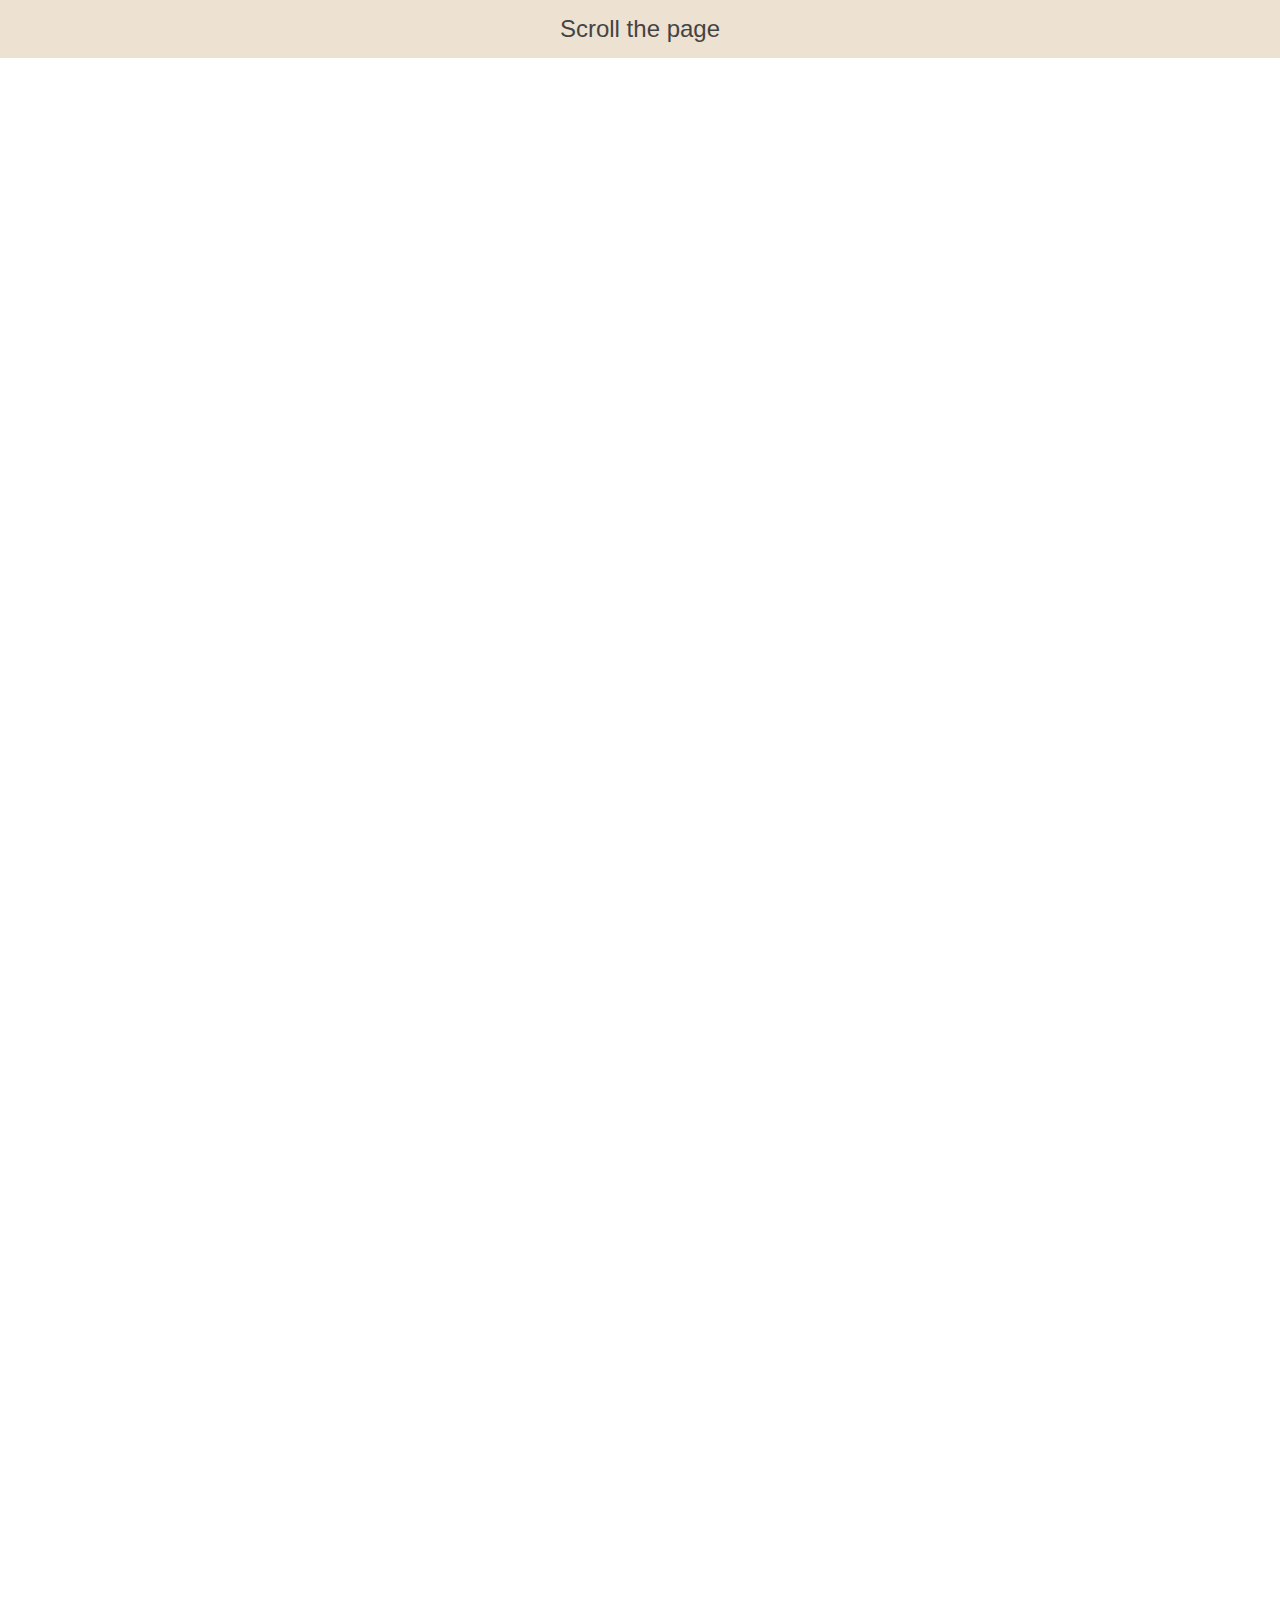
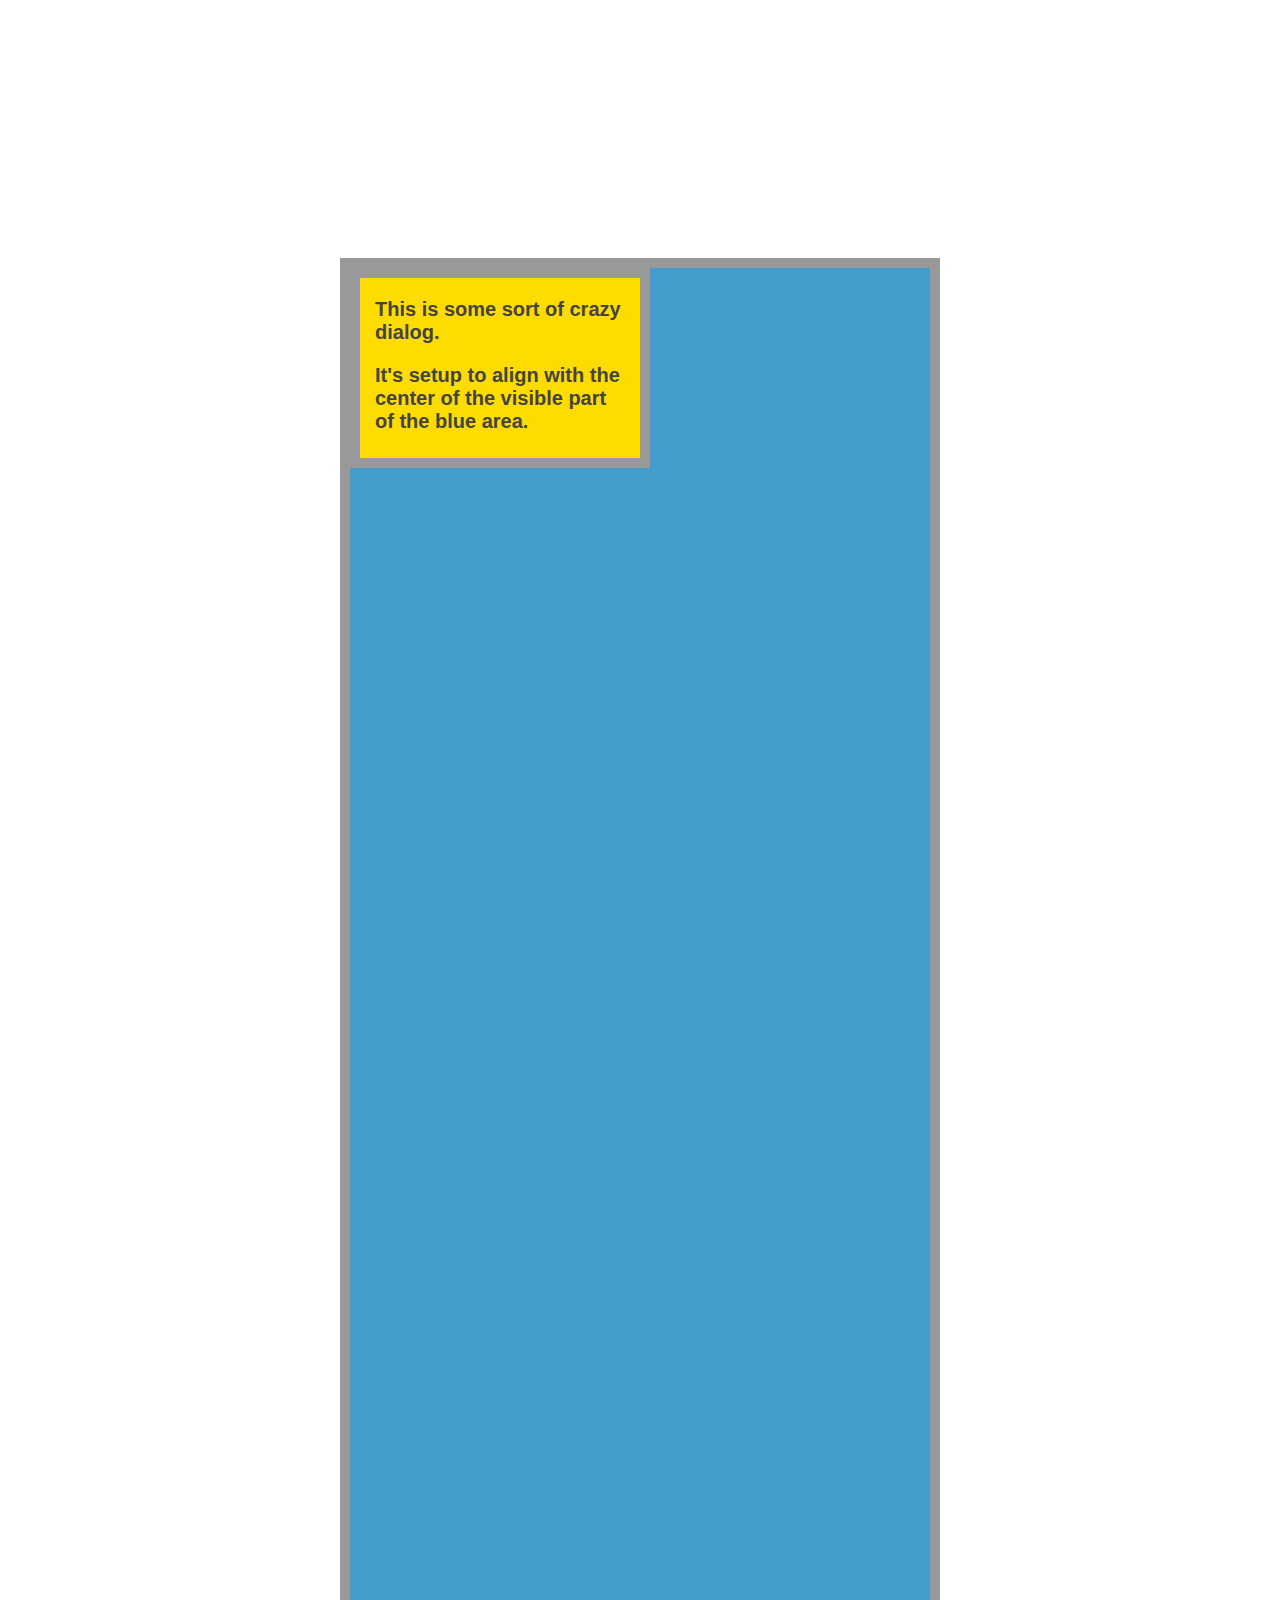
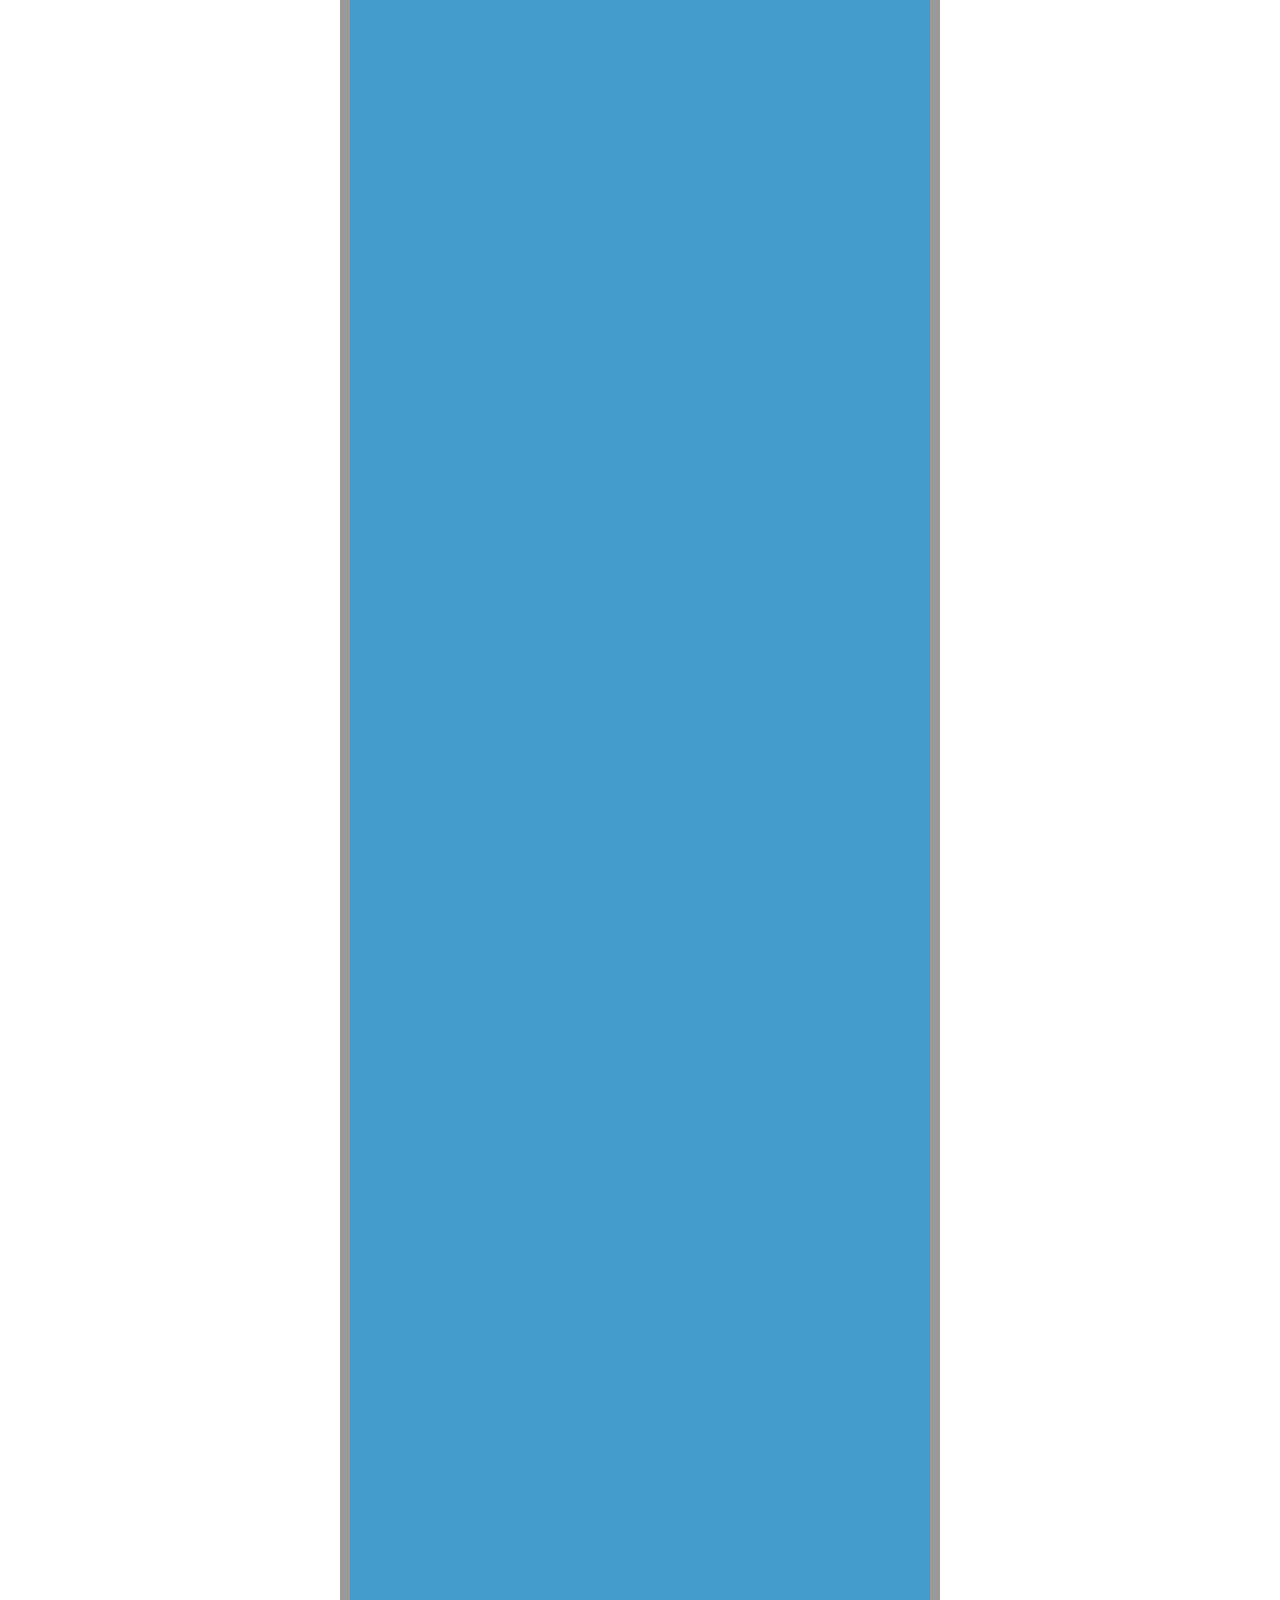
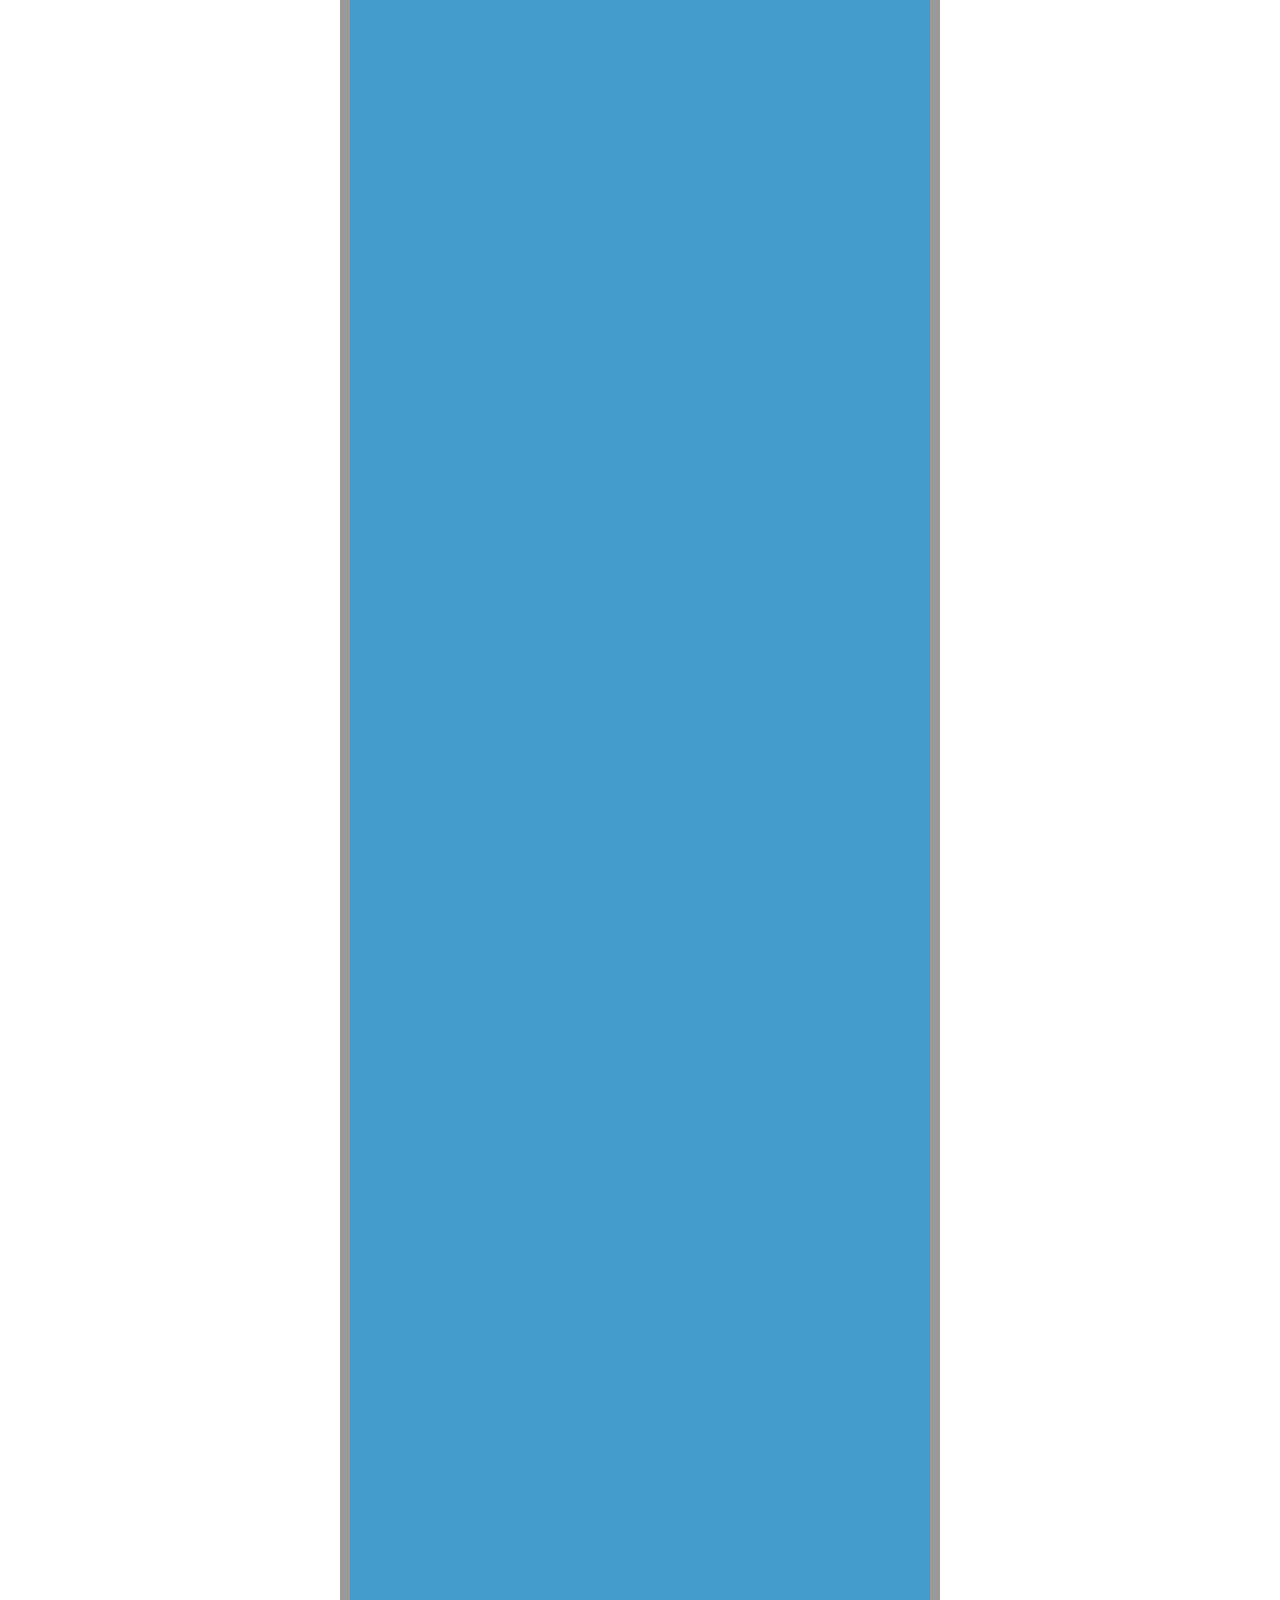
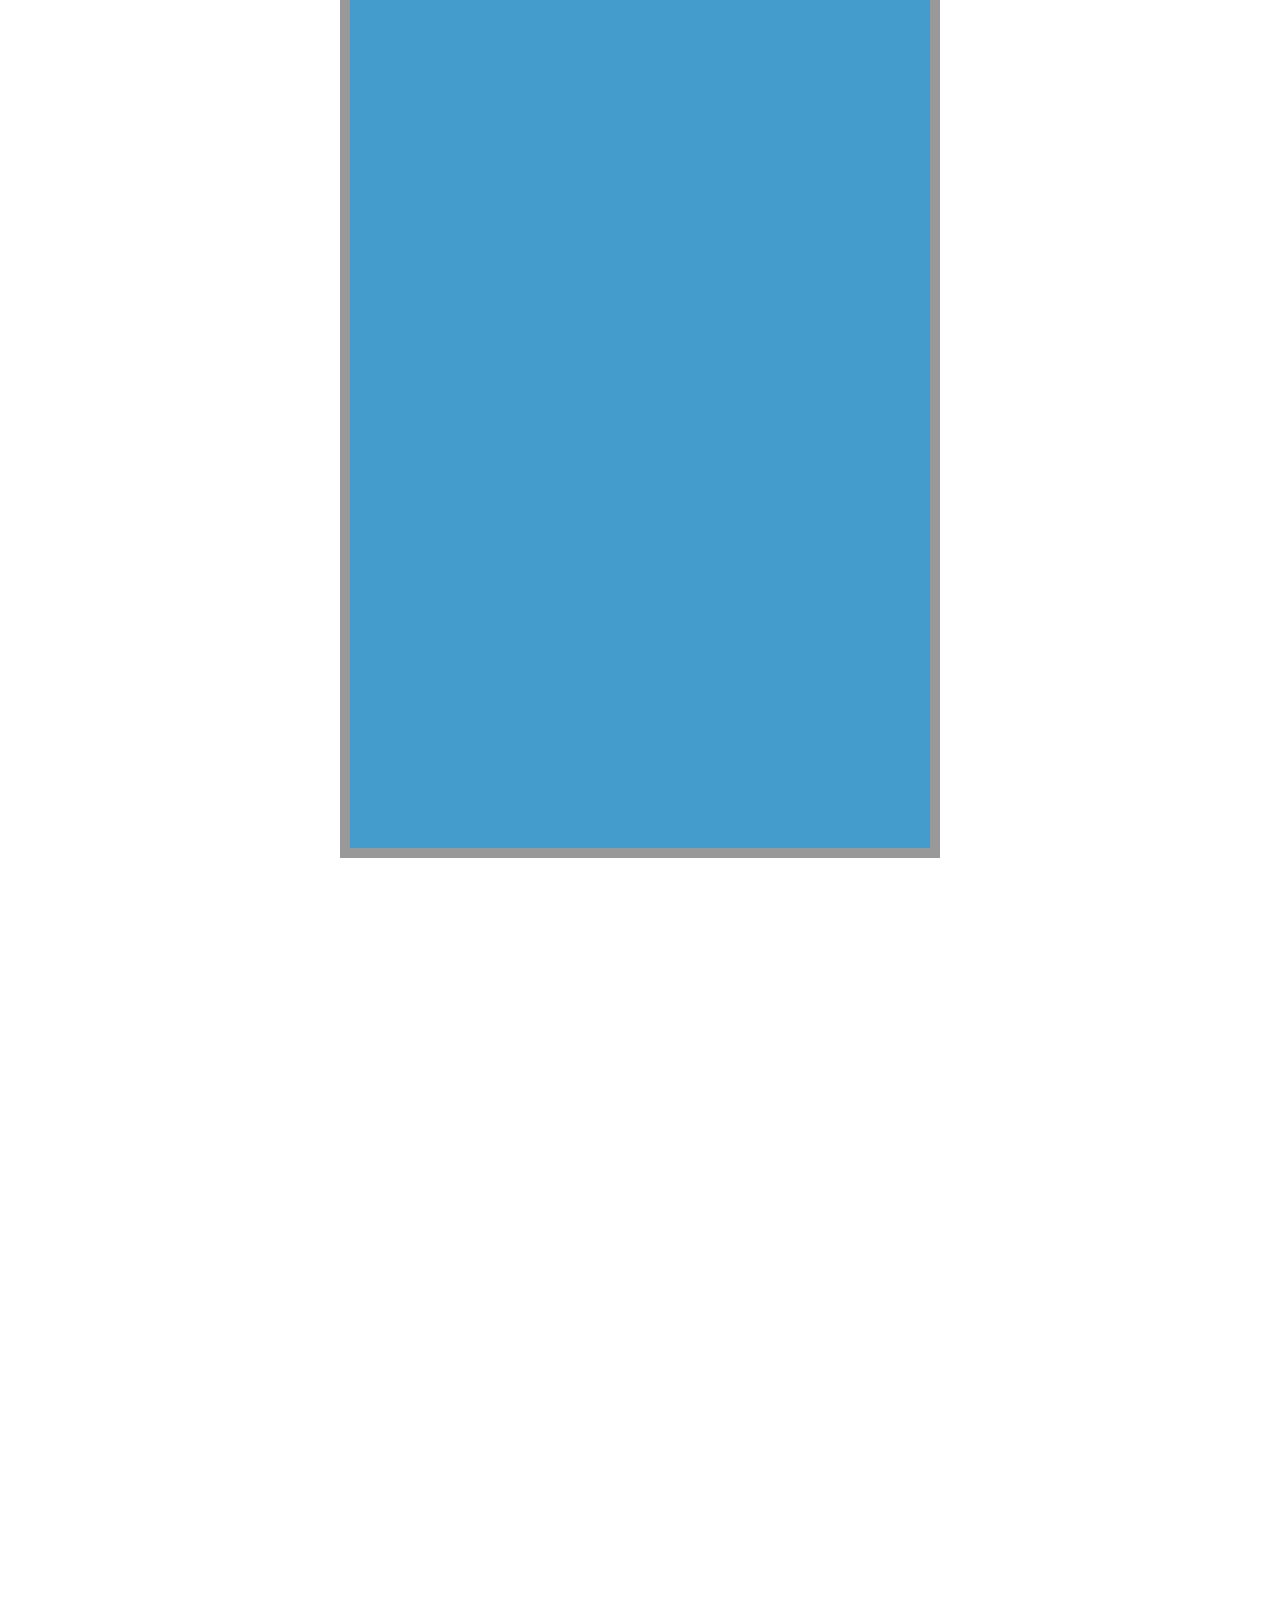
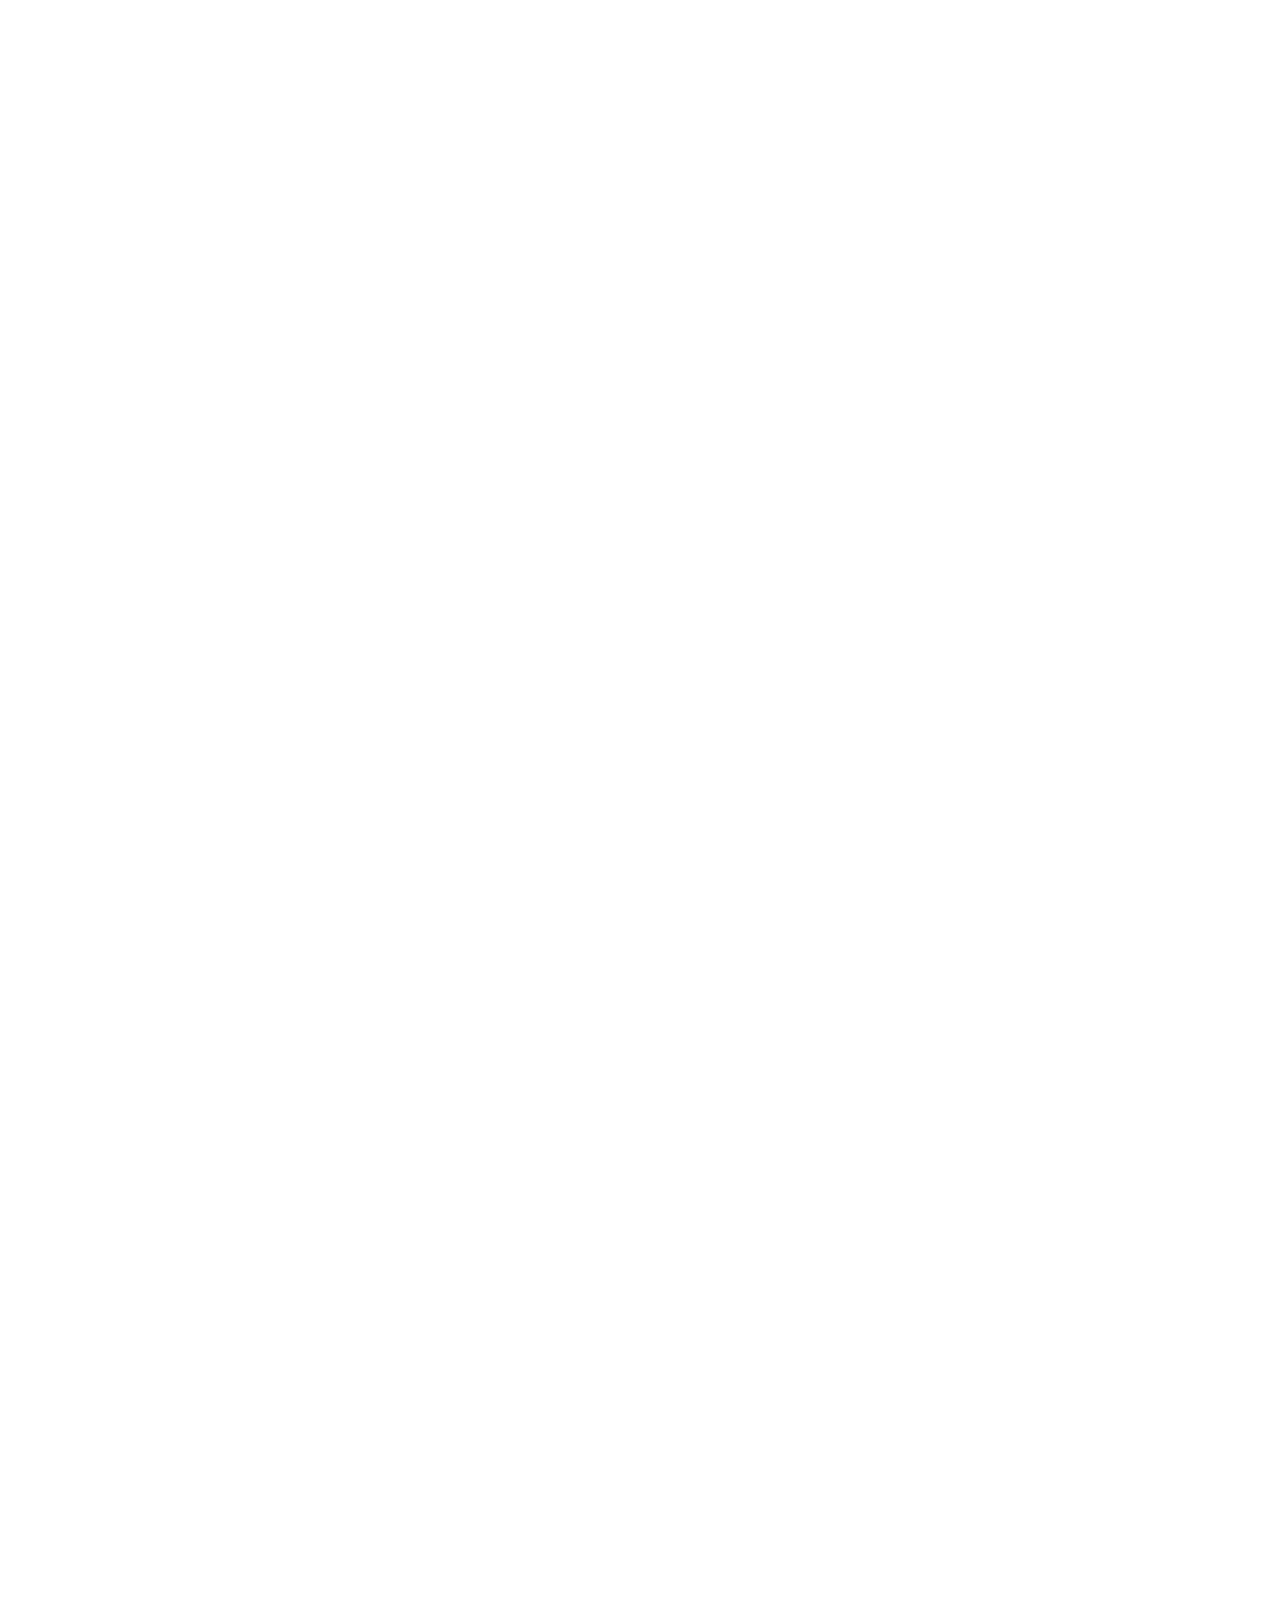
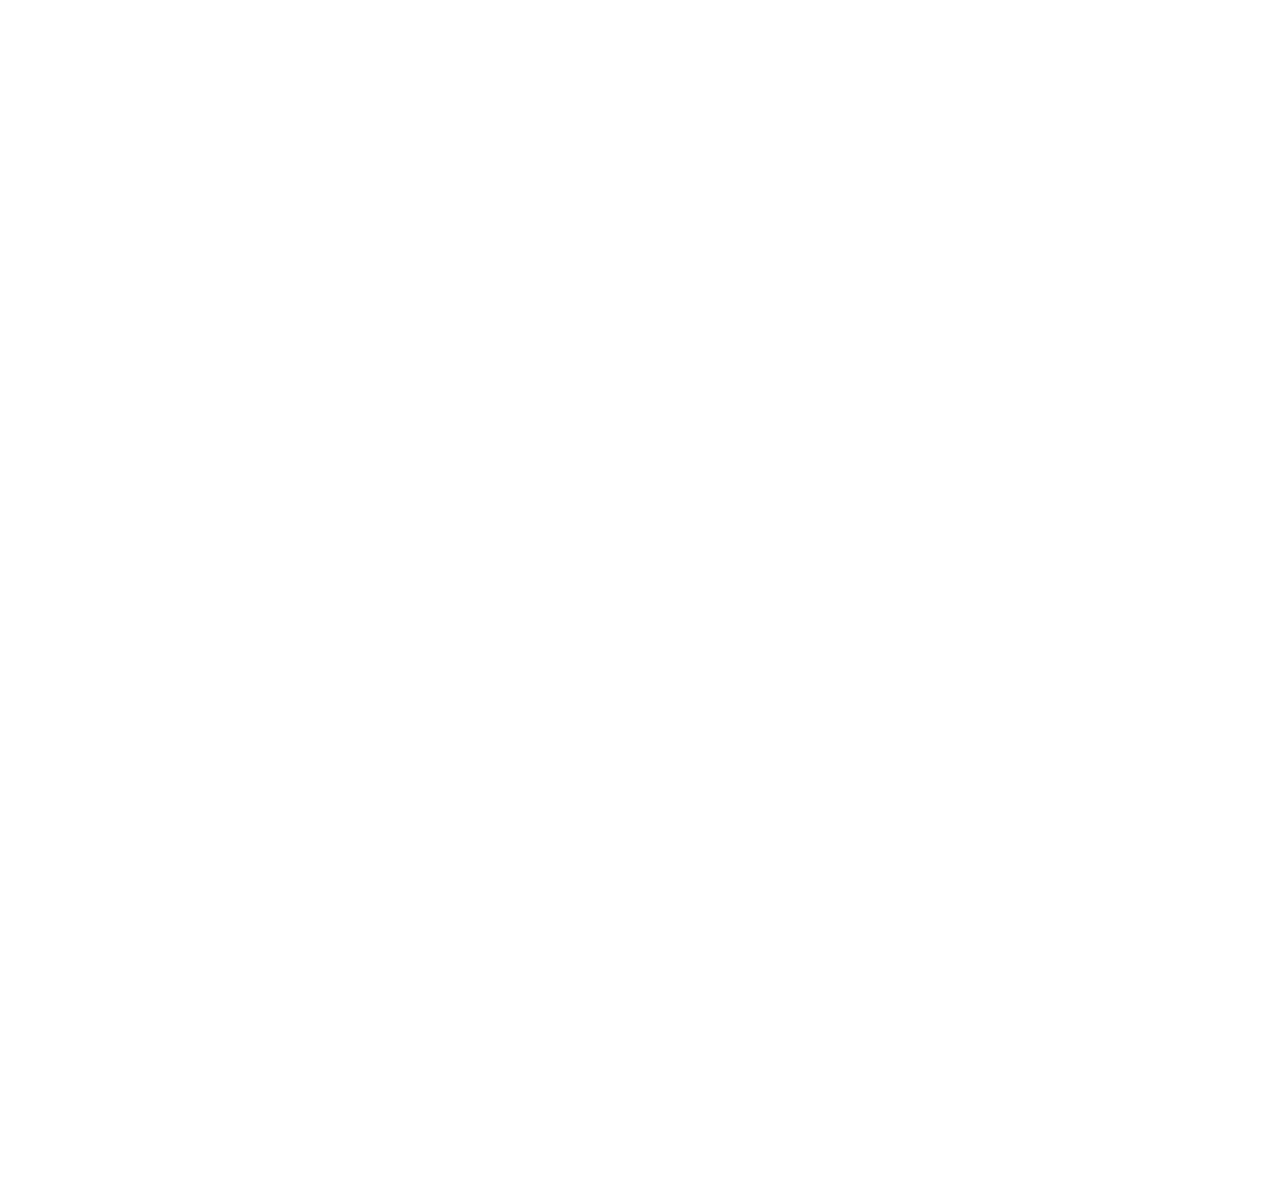
<file: vendor/tether/examples/content-visible/index.html>
<!DOCTYPE html>
<html>
    <head>
        <link rel="stylesheet" href="../resources/css/base.css" />
    </head>
    <body>

    <div class="instructions">Scroll the page</div>

    <style>
      .instructions {
        width: 100%;
        text-align: center;
        font-size: 24px;
        padding: 15px;
        background-color: rgba(210, 180, 140, 0.4);
      }

      * {
        box-sizing: border-box;
      }
      body {
        min-height: 1200vh;
        height: 100%;
      }

      .content-box {
        width: 600px;
        border: 10px solid #999;
        height: 600vh;
        background-color: #439CCC;
        margin: 200vh auto;
      }
      .element {
        border: 10px solid #999;
        background-color: #FFDC00;
        width: 300px;
        height: 200px;
        padding: 0 15px;
        font-size: 20px;
        font-weight: bold;
      }
    </style>

    <div class="content-box">
      <div class="element">
        <p>This is some sort of crazy dialog.</p>

        <p>It's setup to align with the center of the visible part of the blue area.</p>
      </div>
    </div>

    <script src="//github.hubspot.com/tether/dist/js/tether.js"></script>
    <script>
      new Tether({
        element: '.element',
        target: '.content-box',
        attachment: 'middle center',
        targetAttachment: 'middle center',
        targetModifier: 'visible'
      });
    </script>
  </body>
</html>
</file>
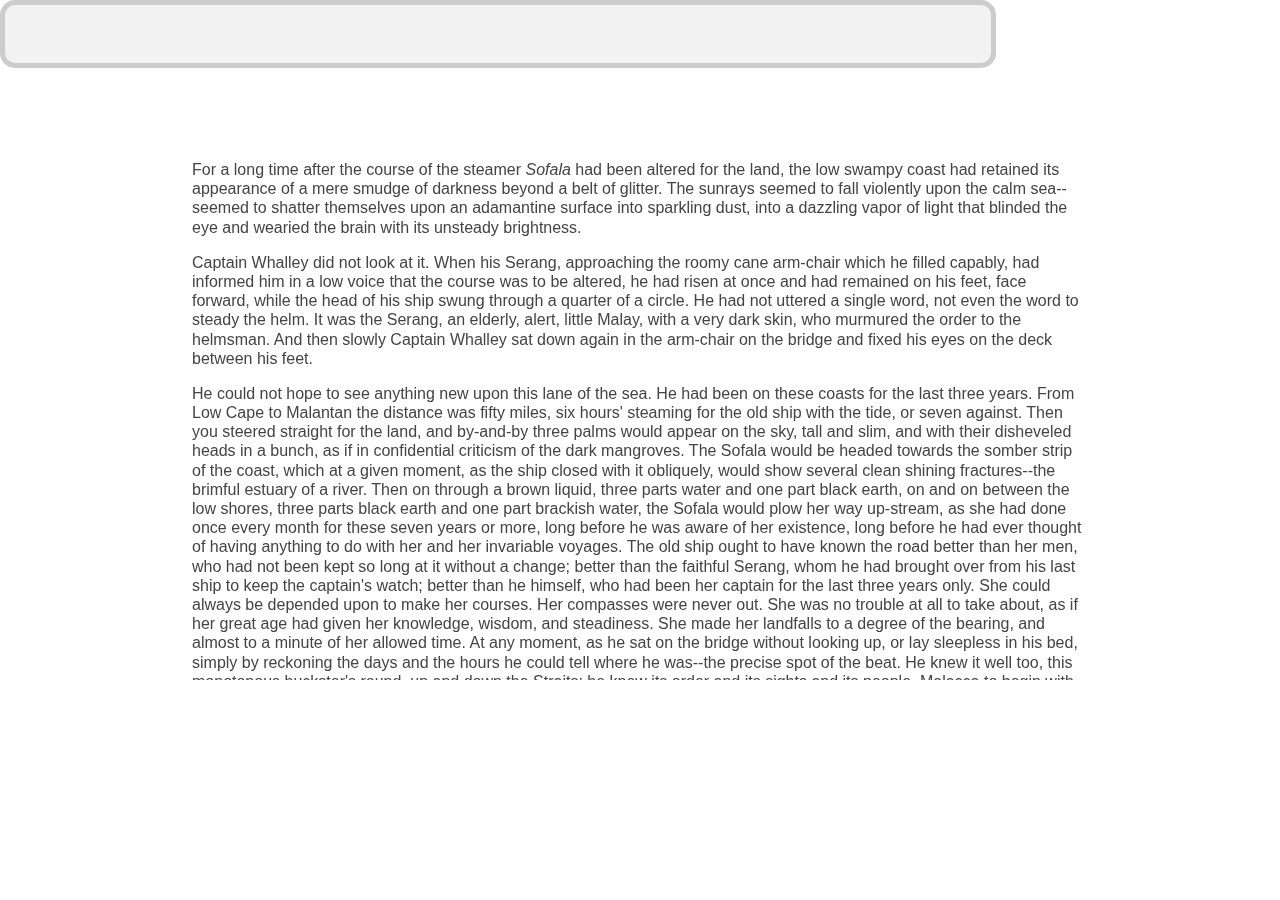
<file: vendor/tether/examples/element-scroll/index.html>
<!DOCTYPE html>
<html>
    <head>
      <link rel="stylesheet" href="../resources/css/base.css" />
    </head>
    <body>

    <div class="scroll">
      <p>For a long time after the course of the steamer <em>Sofala</em> had been
      altered for the land, the low swampy coast had retained its appearance
      of a mere smudge of darkness beyond a belt of glitter. The sunrays
      seemed to fall violently upon the calm sea--seemed to shatter themselves
      upon an adamantine surface into sparkling dust, into a dazzling vapor
      of light that blinded the eye and wearied the brain with its unsteady
      brightness.</p>

      <p>Captain Whalley did not look at it. When his Serang, approaching the
      roomy cane arm-chair which he filled capably, had informed him in a low
      voice that the course was to be altered, he had risen at once and had
      remained on his feet, face forward, while the head of his ship swung
      through a quarter of a circle. He had not uttered a single word, not
      even the word to steady the helm. It was the Serang, an elderly, alert,
      little Malay, with a very dark skin, who murmured the order to the
      helmsman. And then slowly Captain Whalley sat down again in the
      arm-chair on the bridge and fixed his eyes on the deck between his feet.</p>

      <p>He could not hope to see anything new upon this lane of the sea. He had
      been on these coasts for the last three years. From Low Cape to Malantan
      the distance was fifty miles, six hours' steaming for the old ship with
      the tide, or seven against. Then you steered straight for the land, and
      by-and-by three palms would appear on the sky, tall and slim, and with
      their disheveled heads in a bunch, as if in confidential criticism of
      the dark mangroves. The Sofala would be headed towards the somber
      strip of the coast, which at a given moment, as the ship closed with
      it obliquely, would show several clean shining fractures--the brimful
      estuary of a river. Then on through a brown liquid, three parts water
      and one part black earth, on and on between the low shores, three parts
      black earth and one part brackish water, the Sofala would plow her way
      up-stream, as she had done once every month for these seven years or
      more, long before he was aware of her existence, long before he had ever
      thought of having anything to do with her and her invariable voyages.
      The old ship ought to have known the road better than her men, who had
      not been kept so long at it without a change; better than the faithful
      Serang, whom he had brought over from his last ship to keep the
      captain's watch; better than he himself, who had been her captain for
      the last three years only. She could always be depended upon to make her
      courses. Her compasses were never out. She was no trouble at all to
      take about, as if her great age had given her knowledge, wisdom, and
      steadiness. She made her landfalls to a degree of the bearing, and
      almost to a minute of her allowed time. At any moment, as he sat on
      the bridge without looking up, or lay sleepless in his bed, simply by
      reckoning the days and the hours he could tell where he was--the precise
      spot of the beat. He knew it well too, this monotonous huckster's
      round, up and down the Straits; he knew its order and its sights and its
      people. Malacca to begin with, in at daylight and out at dusk, to cross
      over with a rigid phosphorescent wake this highway of the Far East.
      Darkness and gleams on the water, clear stars on a black sky, perhaps
      the lights of a home steamer keeping her unswerving course in the
      middle, or maybe the elusive shadow of a native craft with her mat sails
      flitting by silently--and the low land on the other side in sight
      at daylight. At noon the three palms of the next place of call, up a
      sluggish river. The only white man residing there was a retired young
      sailor, with whom he had become friendly in the course of many voyages.
      Sixty miles farther on there was another place of call, a deep bay with
      only a couple of houses on the beach. And so on, in and out, picking
      up coastwise cargo here and there, and finishing with a hundred miles'
      steady steaming through the maze of an archipelago of small islands up
      to a large native town at the end of the beat. There was a three days'
      rest for the old ship before he started her again in inverse order,
      seeing the same shores from another bearing, hearing the same voices
      in the same places, back again to the Sofala's port of registry on
      the great highway to the East, where he would take up a berth nearly
      opposite the big stone pile of the harbor office till it was time to
      start again on the old round of 1600 miles and thirty days. Not a very
      enterprising life, this, for Captain Whalley, Henry Whalley, otherwise
      Dare-devil Harry--Whalley of the Condor, a famous clipper in her day.
      No. Not a very enterprising life for a man who had served famous firms,
      who had sailed famous ships (more than one or two of them his own); who
      had made famous passages, had been the pioneer of new routes and new
      trades; who had steered across the unsurveyed tracts of the South Seas,
      and had seen the sun rise on uncharted islands. Fifty years at sea, and
      forty out in the East ("a pretty thorough apprenticeship," he used
      to remark smilingly), had made him honorably known to a generation of
      shipowners and merchants in all the ports from Bombay clear over to
      where the East merges into the West upon the coast of the two Americas.
      His fame remained writ, not very large but plain enough, on the
      Admiralty charts. Was there not somewhere between Australia and China a
      Whalley Island and a Condor Reef? On that dangerous coral formation the
      celebrated clipper had hung stranded for three days, her captain and
      crew throwing her cargo overboard with one hand and with the other, as
      it were, keeping off her a flotilla of savage war-canoes. At that time
      neither the island nor the reef had any official existence. Later the
      officers of her Majesty's steam vessel Fusilier, dispatched to make a
      survey of the route, recognized in the adoption of these two names the
      enterprise of the man and the solidity of the ship. Besides, as anyone
      who cares may see, the "General Directory," vol. ii. p. 410, begins the
      description of the "Malotu or Whalley Passage" with the words: "This
      advantageous route, first discovered in 1850 by Captain Whalley in the
      ship Condor," &amp;c., and ends by recommending it warmly to sailing vessels
      leaving the China ports for the south in the months from December to
      April inclusive.</p>

      <p>This was the clearest gain he had out of life. Nothing could rob him
      of this kind of fame. The piercing of the Isthmus of Suez, like the
      breaking of a dam, had let in upon the East a flood of new ships, new
      men, new methods of trade. It had changed the face of the Eastern seas
      and the very spirit of their life; so that his early experiences meant
      nothing whatever to the new generation of seamen.</p>

      <p>In those bygone days he had handled many thousands of pounds of his
      employers' money and of his own; he had attended faithfully, as by law
      a shipmaster is expected to do, to the conflicting interests of owners,
      charterers, and underwriters. He had never lost a ship or consented to
      a shady transaction; and he had lasted well, outlasting in the end the
      conditions that had gone to the making of his name. He had buried his
      wife (in the Gulf of Petchili), had married off his daughter to the man
      of her unlucky choice, and had lost more than an ample competence in the
      crash of the notorious Travancore and Deccan Banking Corporation, whose
      downfall had shaken the East like an earthquake. And he was sixty-five
      years old.</p>

      <p>His age sat lightly enough on him; and of his ruin he was not ashamed.
      He had not been alone to believe in the stability of the Banking
      Corporation. Men whose judgment in matters of finance was as expert as
      his seamanship had commended the prudence of his investments, and had
      themselves lost much money in the great failure. The only difference
      between him and them was that he had lost his all. And yet not his all.
      There had remained to him from his lost fortune a very pretty little
      bark, Fair Maid, which he had bought to occupy his leisure of a retired
      sailor--"to play with," as he expressed it himself.</p>

      <p>He had formally declared himself tired of the sea the year preceding his
      daughter's marriage. But after the young couple had gone to settle in
      Melbourne he found out that he could not make himself happy on shore. He
      was too much of a merchant sea-captain for mere yachting to satisfy him.
      He wanted the illusion of affairs; and his acquisition of the Fair
      Maid preserved the continuity of his life. He introduced her to his
      acquaintances in various ports as "my last command." When he grew too
      old to be trusted with a ship, he would lay her up and go ashore to be
      buried, leaving directions in his will to have the bark towed out and
      scuttled decently in deep water on the day of the funeral. His daughter
      would not grudge him the satisfaction of knowing that no stranger would
      handle his last command after him. With the fortune he was able to leave
      her, the value of a 500-ton bark was neither here nor there. All this
      would be said with a jocular twinkle in his eye: the vigorous old man
      had too much vitality for the sentimentalism of regret; and a little
      wistfully withal, because he was at home in life, taking a genuine
      pleasure in its feelings and its possessions; in the dignity of his
      reputation and his wealth, in his love for his daughter, and in his
      satisfaction with the ship--the plaything of his lonely leisure.</p>

      <p>He had the cabin arranged in accordance with his simple ideal of comfort
      at sea. A big bookcase (he was a great reader) occupied one side of his
      stateroom; the portrait of his late wife, a flat bituminous oil-painting
      representing the profile and one long black ringlet of a young woman,
      faced his bed-place. Three chronometers ticked him to sleep and greeted
      him on waking with the tiny competition of their beats. He rose at five
      every day. The officer of the morning watch, drinking his early cup
      of coffee aft by the wheel, would hear through the wide orifice of the
      copper ventilators all the splashings, blowings, and splutterings of
      his captain's toilet. These noises would be followed by a sustained
      deep murmur of the Lord's Prayer recited in a loud earnest voice. Five
      minutes afterwards the head and shoulders of Captain Whalley emerged
      out of the companion-hatchway. Invariably he paused for a while on the
      stairs, looking all round at the horizon; upwards at the trim of the
      sails; inhaling deep draughts of the fresh air. Only then he would step
      out on the poop, acknowledging the hand raised to the peak of the cap
      with a majestic and benign "Good morning to you." He walked the deck
      till eight scrupulously. Sometimes, not above twice a year, he had to
      use a thick cudgel-like stick on account of a stiffness in the hip--a
      slight touch of rheumatism, he supposed. Otherwise he knew nothing of
      the ills of the flesh. At the ringing of the breakfast bell he went
      below to feed his canaries, wind up the chronometers, and take the
      head of the table. From there he had before his eyes the big carbon
      photographs of his daughter, her husband, and two fat-legged babies
      --his grandchildren--set in black frames into the maplewood bulkheads
      of the cuddy. After breakfast he dusted the glass over these portraits
      himself with a cloth, and brushed the oil painting of his wife with a
      plumate kept suspended from a small brass hook by the side of the heavy
      gold frame. Then with the door of his stateroom shut, he would sit down
      on the couch under the portrait to read a chapter out of a thick pocket
      Bible--her Bible. But on some days he only sat there for half an hour
      with his finger between the leaves and the closed book resting on his
      knees. Perhaps he had remembered suddenly how fond of boat-sailing she
      used to be.</p>

      <p>She had been a real shipmate and a true woman too. It was like an
      article of faith with him that there never had been, and never could be,
      a brighter, cheerier home anywhere afloat or ashore than his home under
      the poop-deck of the Condor, with the big main cabin all white and gold,
      garlanded as if for a perpetual festival with an unfading wreath. She
      had decorated the center of every panel with a cluster of home flowers.
      It took her a twelvemonth to go round the cuddy with this labor of love.
      To him it had remained a marvel of painting, the highest achievement of
      taste and skill; and as to old Swinburne, his mate, every time he
      came down to his meals he stood transfixed with admiration before the
      progress of the work. You could almost smell these roses, he declared,
      sniffing the faint flavor of turpentine which at that time pervaded the
      saloon, and (as he confessed afterwards) made him somewhat less hearty
      than usual in tackling his food. But there was nothing of the sort to
      interfere with his enjoyment of her singing. "Mrs. Whalley is a regular
      out-and-out nightingale, sir," he would pronounce with a judicial air
      after listening profoundly over the skylight to the very end of the
      piece. In fine weather, in the second dog-watch, the two men could hear
      her trills and roulades going on to the accompaniment of the piano in
      the cabin. On the very day they got engaged he had written to London
      for the instrument; but they had been married for over a year before it
      reached them, coming out round the Cape. The big case made part of the
      first direct general cargo landed in Hong-kong harbor--an event that to
      the men who walked the busy quays of to-day seemed as hazily remote as
      the dark ages of history. But Captain Whalley could in a half hour of
      solitude live again all his life, with its romance, its idyl, and its
      sorrow. He had to close her eyes himself. She went away from under the
      ensign like a sailor's wife, a sailor herself at heart. He had read
      the service over her, out of her own prayer-book, without a break in his
      voice. When he raised his eyes he could see old Swinburne facing him
      with his cap pressed to his breast, and his rugged, weather-beaten,
      impassive face streaming with drops of water like a lump of chipped red
      granite in a shower. It was all very well for that old sea-dog to cry.
      He had to read on to the end; but after the splash he did not remember
      much of what happened for the next few days. An elderly sailor of the
      crew, deft at needlework, put together a mourning frock for the child
      out of one of her black skirts.</p>

      <p>He was not likely to forget; but you cannot dam up life like a sluggish
      stream. It will break out and flow over a man's troubles, it will close
      upon a sorrow like the sea upon a dead body, no matter how much love has
      gone to the bottom. And the world is not bad. People had been very
      kind to him; especially Mrs. Gardner, the wife of the senior partner
      in Gardner, Patteson, &amp; Co., the owners of the Condor. It was she who
      volunteered to look after the little one, and in due course took her to
      England (something of a journey in those days, even by the overland
      mail route) with her own girls to finish her education. It was ten years
      before he saw her again.</p>

      <p>As a little child she had never been frightened of bad weather; she
      would beg to be taken up on deck in the bosom of his oilskin coat to
      watch the big seas hurling themselves upon the Condor. The swirl and
      crash of the waves seemed to fill her small soul with a breathless
      delight. "A good boy spoiled," he used to say of her in joke. He had
      named her Ivy because of the sound of the word, and obscurely fascinated
      by a vague association of ideas. She had twined herself tightly round
      his heart, and he intended her to cling close to her father as to a
      tower of strength; forgetting, while she was little, that in the nature
      of things she would probably elect to cling to someone else. But
      he loved life well enough for even that event to give him a certain
      satisfaction, apart from his more intimate feeling of loss.</p>

      <p>After he had purchased the Fair Maid to occupy his loneliness, he
      hastened to accept a rather unprofitable freight to Australia simply for
      the opportunity of seeing his daughter in her own home. What made him
      dissatisfied there was not to see that she clung now to somebody else,
      but that the prop she had selected seemed on closer examination "a
      rather poor stick"--even in the matter of health. He disliked his
      son-in-law's studied civility perhaps more than his method of
      handling the sum of money he had given Ivy at her marriage. But of his
      apprehensions he said nothing. Only on the day of his departure, with
      the hall-door open already, holding her hands and looking steadily into
      her eyes, he had said, "You know, my dear, all I have is for you and the
      chicks. Mind you write to me openly." She had answered him by an almost
      imperceptible movement of her head. She resembled her mother in
      the color of her eyes, and in character--and also in this, that she
      understood him without many words.</p>

      <p>Sure enough she had to write; and some of these letters made Captain
      Whalley lift his white eye-brows. For the rest he considered he was
      reaping the true reward of his life by being thus able to produce on
      demand whatever was needed. He had not enjoyed himself so much in a
      way since his wife had died. Characteristically enough his son-in-law's
      punctuality in failure caused him at a distance to feel a sort of
      kindness towards the man. The fellow was so perpetually being jammed on
      a lee shore that to charge it all to his reckless navigation would be
      manifestly unfair. No, no! He knew well what that meant. It was bad
      luck. His own had been simply marvelous, but he had seen in his life too
      many good men--seamen and others--go under with the sheer weight of bad
      luck not to recognize the fatal signs. For all that, he was cogitating
      on the best way of tying up very strictly every penny he had to leave,
      when, with a preliminary rumble of rumors (whose first sound reached
      him in Shanghai as it happened), the shock of the big failure came;
      and, after passing through the phases of stupor, of incredulity, of
      indignation, he had to accept the fact that he had nothing to speak of
      to leave.</p>

      <p>Upon that, as if he had only waited for this catastrophe, the unlucky
      man, away there in Melbourne, gave up his unprofitable game, and sat
      down--in an invalid's bath-chair at that too. "He will never walk
      again," wrote the wife. For the first time in his life Captain Whalley
      was a bit staggered.</p>

      <p>The Fair Maid had to go to work in bitter earnest now. It was no longer
      a matter of preserving alive the memory of Dare-devil Harry Whalley in
      the Eastern Seas, or of keeping an old man in pocket-money and clothes,
      with, perhaps, a bill for a few hundred first-class cigars thrown in at
      the end of the year. He would have to buckle-to, and keep her going hard
      on a scant allowance of gilt for the ginger-bread scrolls at her stem
      and stern.</p>

      <p>This necessity opened his eyes to the fundamental changes of the world.
      Of his past only the familiar names remained, here and there, but
      the things and the men, as he had known them, were gone. The name of
      Gardner, Patteson, &amp; Co. was still displayed on the walls of warehouses
      by the waterside, on the brass plates and window-panes in the business
      quarters of more than one Eastern port, but there was no longer a
      Gardner or a Patteson in the firm. There was no longer for Captain
      Whalley an arm-chair and a welcome in the private office, with a bit of
      business ready to be put in the way of an old friend, for the sake of
      bygone services. The husbands of the Gardner girls sat behind the desks
      in that room where, long after he had left the employ, he had kept his
      right of entrance in the old man's time. Their ships now had yellow
      funnels with black tops, and a time-table of appointed routes like a
      confounded service of tramways. The winds of December and June were all
      one to them; their captains (excellent young men he doubted not) were,
      to be sure, familiar with Whalley Island, because of late years the
      Government had established a white fixed light on the north end (with
      a red danger sector over the Condor Reef), but most of them would have
      been extremely surprised to hear that a flesh-and-blood Whalley still
      existed--an old man going about the world trying to pick up a cargo here
      and there for his little bark.</p>

      <p>And everywhere it was the same. Departed the men who would have nodded
      appreciatively at the mention of his name, and would have thought
      themselves bound in honor to do something for Dare-devil Harry Whalley.
      Departed the opportunities which he would have known how to seize; and
      gone with them the white-winged flock of clippers that lived in the
      boisterous uncertain life of the winds, skimming big fortunes out of
      the foam of the sea. In a world that pared down the profits to an
      irreducible minimum, in a world that was able to count its disengaged
      tonnage twice over every day, and in which lean charters were snapped up
      by cable three months in advance, there were no chances of fortune for
      an individual wandering haphazard with a little bark--hardly indeed any
      room to exist.</p>

      <p>He found it more difficult from year to year. He suffered greatly from
      the smallness of remittances he was able to send his daughter. Meantime
      he had given up good cigars, and even in the matter of inferior cheroots
      limited himself to six a day. He never told her of his difficulties, and
      she never enlarged upon her struggle to live. Their confidence in each
      other needed no explanations, and their perfect understanding endured
      without protestations of gratitude or regret. He would have been shocked
      if she had taken it into her head to thank him in so many words, but
      he found it perfectly natural that she should tell him she needed two
      hundred pounds.</p>

      <p>He had come in with the Fair Maid in ballast to look for a freight in
      the Sofala's port of registry, and her letter met him there. Its tenor
      was that it was no use mincing matters. Her only resource was in opening
      a boarding-house, for which the prospects, she judged, were good. Good
      enough, at any rate, to make her tell him frankly that with two hundred
      pounds she could make a start. He had torn the envelope open, hastily,
      on deck, where it was handed to him by the ship-chandler's runner, who
      had brought his mail at the moment of anchoring. For the second time
      in his life he was appalled, and remained stock-still at the cabin door
      with the paper trembling between his fingers. Open a boarding-house! Two
      hundred pounds for a start! The only resource! And he did not know where
      to lay his hands on two hundred pence.</p>

      <p>All that night Captain Whalley walked the poop of his anchored ship, as
      though he had been about to close with the land in thick weather, and
      uncertain of his position after a run of many gray days without a sight
      of sun, moon, or stars. The black night twinkled with the guiding lights
      of seamen and the steady straight lines of lights on shore; and all
      around the Fair Maid the riding lights of ships cast trembling trails
      upon the water of the roadstead. Captain Whalley saw not a gleam
      anywhere till the dawn broke and he found out that his clothing was
      soaked through with the heavy dew.</p>

      <p>His ship was awake. He stopped short, stroked his wet beard, and
      descended the poop ladder backwards, with tired feet. At the sight
      of him the chief officer, lounging about sleepily on the quarterdeck,
      remained open-mouthed in the middle of a great early-morning yawn.</p>

      <p>"Good morning to you," pronounced Captain Whalley solemnly, passing into
      the cabin. But he checked himself in the doorway, and without looking
      back, "By the bye," he said, "there should be an empty wooden case put
      away in the lazarette. It has not been broken up--has it?"</p>

      <p>The mate shut his mouth, and then asked as if dazed, "What empty case,
      sir?"</p>

      <p>"A big flat packing-case belonging to that painting in my room. Let it
      be taken up on deck and tell the carpenter to look it over. I may want
      to use it before long."</p>

      <p>The chief officer did not stir a limb till he had heard the door of the
      captain's state-room slam within the cuddy. Then he beckoned aft the
      second mate with his forefinger to tell him that there was something "in
      the wind."</p>

      <p>When the bell rang Captain Whalley's authoritative voice boomed out
      through a closed door, "Sit down and don't wait for me." And his
      impressed officers took their places, exchanging looks and whispers
      across the table. What! No breakfast? And after apparently knocking
      about all night on deck, too! Clearly, there was something in the wind.
      In the skylight above their heads, bowed earnestly over the plates,
      three wire cages rocked and rattled to the restless jumping of the
      hungry canaries; and they could detect the sounds of their "old
      man's" deliberate movements within his state-room. Captain Whalley was
      methodically winding up the chronometers, dusting the portrait of
      his late wife, getting a clean white shirt out of the drawers, making
      himself ready in his punctilious unhurried manner to go ashore. He could
      not have swallowed a single mouthful of food that morning. He had made
      up his mind to sell the Fair Maid.</p>
    </div>

    <div class="pointer"></div>

    <style>
      body {
        cursor: pointer;
      }
      .scroll {
        height: 80vh;
        width: 80vw;
        max-height: 600px;
        position: fixed;
        top: 5em;
        left: 10vw;

        overflow-y: scroll;
        padding: 4em;
        box-sizing: border-box;
        line-height: 1.2;
      }
      .scroll::-webkit-scrollbar, .scroll::-webkit-scrollbar-track, .scroll::-webkit-scrollbar-thumb {
        display: none;
      }

      .pointer {
        height: 3.6em;
        width: 77vw;
        border: 5px solid #CCC;
        border-radius: 15px;
        background-color: rgba(0, 0, 0, 0.05);
        pointer-events: none;
      }
      .highlight {
        background-color: rgba(255, 255, 0, 0.3);
      }
      .hover {
        background-color: rgba(0, 255, 255, 0.2);
      }
    </style>

    <script src="//github.hubspot.com/tether/dist/js/tether.js"></script>
    <script>
      var pointer = document.querySelector('.pointer');
      var scroll = document.querySelector('.scroll');

      // This creates the pointer tether and links it up
      // with the scroll handle
      new Tether({
        element: pointer,
        target: scroll,
        attachment: 'middle right',
        targetAttachment: 'middle left',
        targetModifier: 'scroll-handle'
      });

      // Everything after this is for the highlighting effect
      var paras = document.querySelectorAll('p');
      for(var i=paras.length; i--;){
        var sents = paras[i].innerHTML.split('.');
        for (var j=sents.length; j--;){
          if (sents[j].trim().length)
            sents[j] = '<span>' + sents[j] + '.</span>';
        }
        paras[i].innerHTML = sents.join('');
      }

      var spans = document.querySelectorAll('p span');

      function highlight(){
        if (!spans) return;

        var bar = pointer.getBoundingClientRect();

        for (var i=spans.length; i--;){
          var coord = spans[i].getBoundingClientRect();

          if (bar.top < coord.top && bar.bottom > coord.top){
            spans[i].classList.add('hover');
          } else if (spans[i].classList.contains('hover')) {
            spans[i].classList.remove('hover');
          }
        }

        requestAnimationFrame(highlight);
      }

      highlight();

      document.body.addEventListener('click', function(){
        var els = document.querySelectorAll('.hover');
        for (var i=els.length; i--;)
          els[i].classList.toggle('highlight');
      });
    </script>
  </body>
</html>
</file>
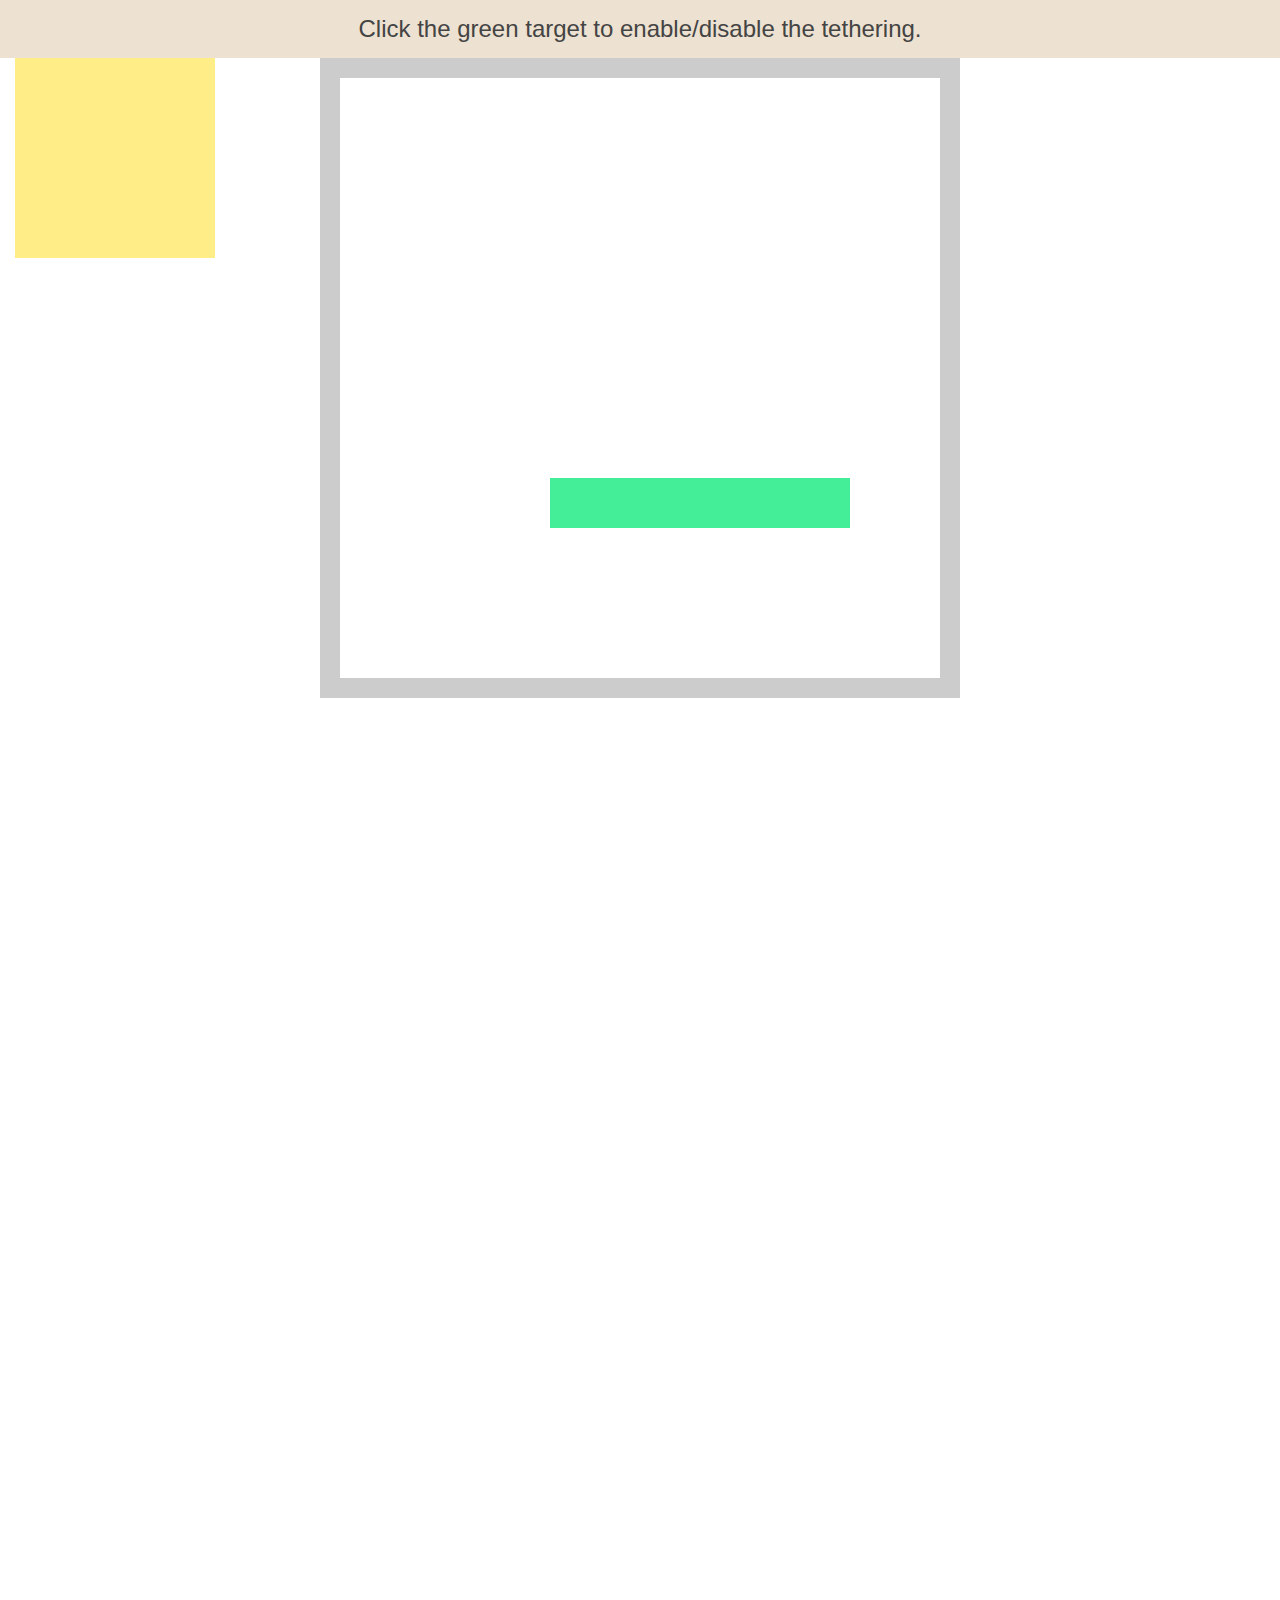
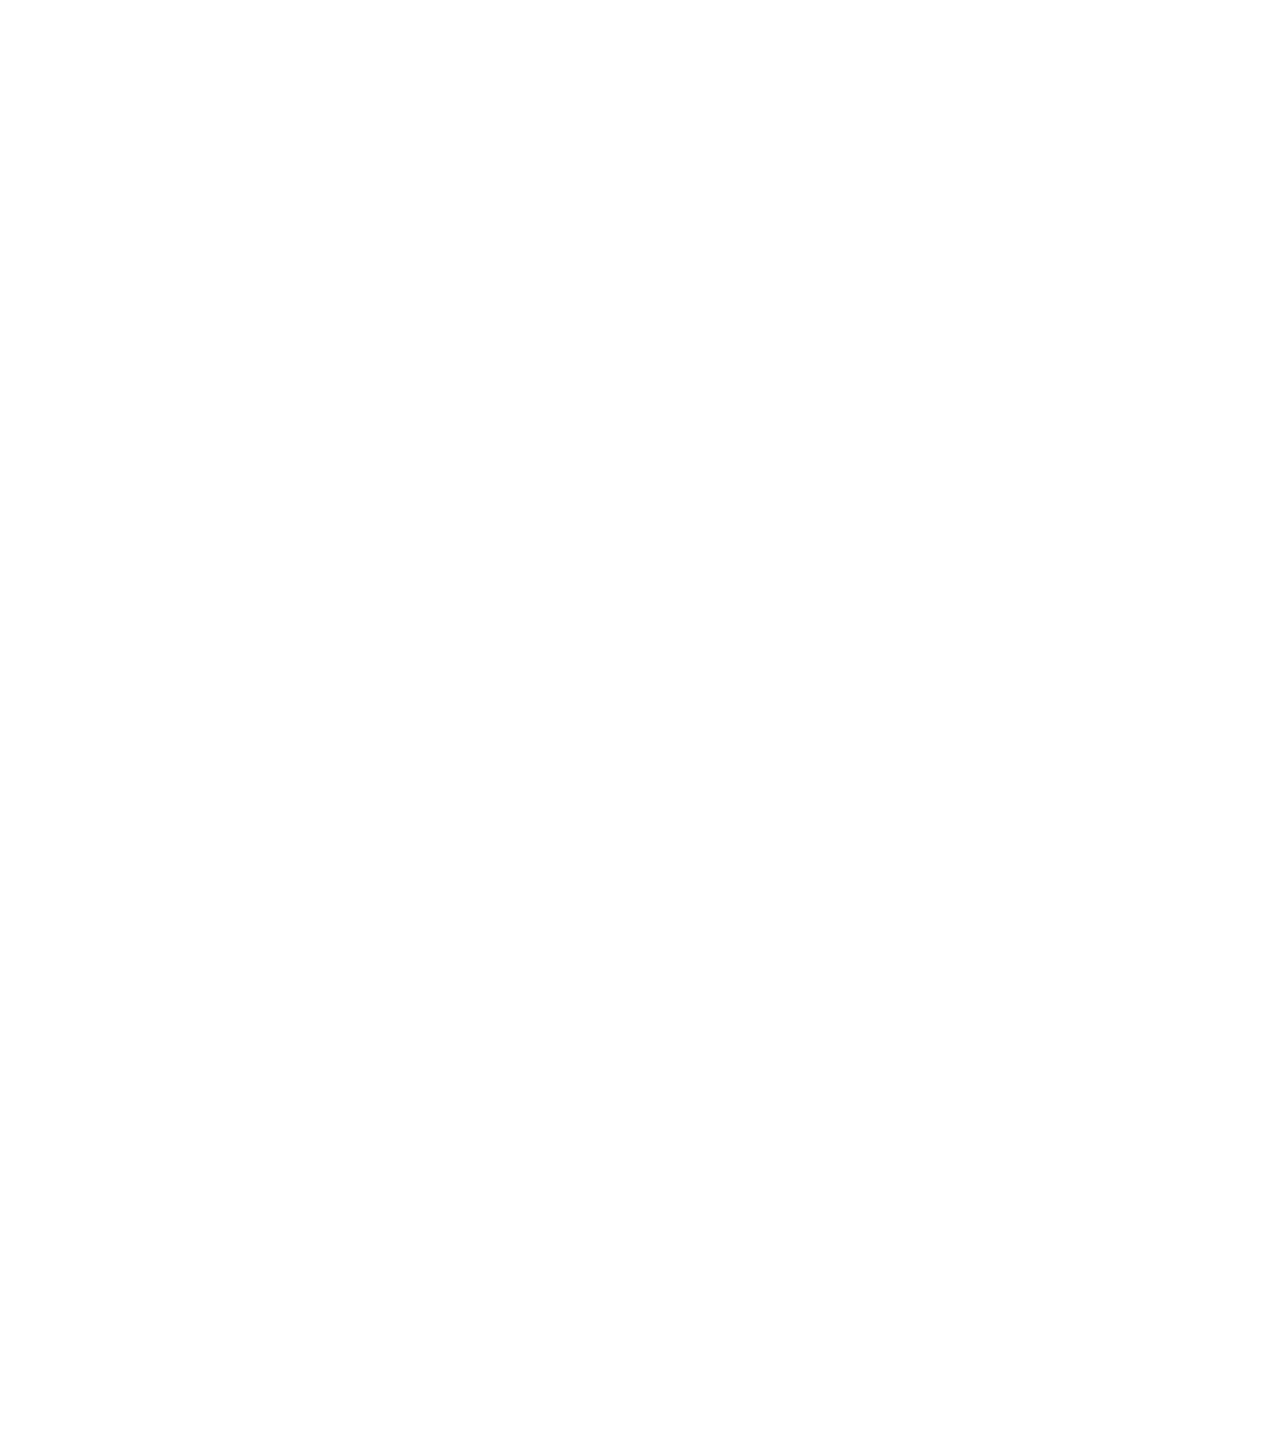
<file: vendor/tether/examples/enable-disable/index.html>
<!DOCTYPE html>
<html>
    <head>
        <meta charset="utf-8">
        <meta http-equiv="X-UA-Compatible" content="chrome=1">
        <meta name="viewport" content="width=device-width, initial-scale=1, user-scalable=no">
        <link rel="stylesheet" href="../resources/css/base.css" />
        <link rel="stylesheet" href="../common/css/style.css" />
    </head>
    <body>
        <div class="instructions">Click the green target to enable/disable the tethering.</div>

        <div class="element"></div>
        <div class="container">
            <div class="pad"></div>
            <div class="target"></div>
            <div class="pad"></div>
        </div>

        <script src="//github.hubspot.com/tether/dist/js/tether.js"></script>
        <script>
            var tether = new Tether({
                element: '.element',
                target: '.target',
                attachment: 'top left',
                targetAttachment: 'top right'
            });

            document.querySelector('.target').addEventListener('click', function(){
                if (tether.enabled)
                    tether.disable();
                else
                    tether.enable();
            });
        </script>
    </body>
</html>
</file>
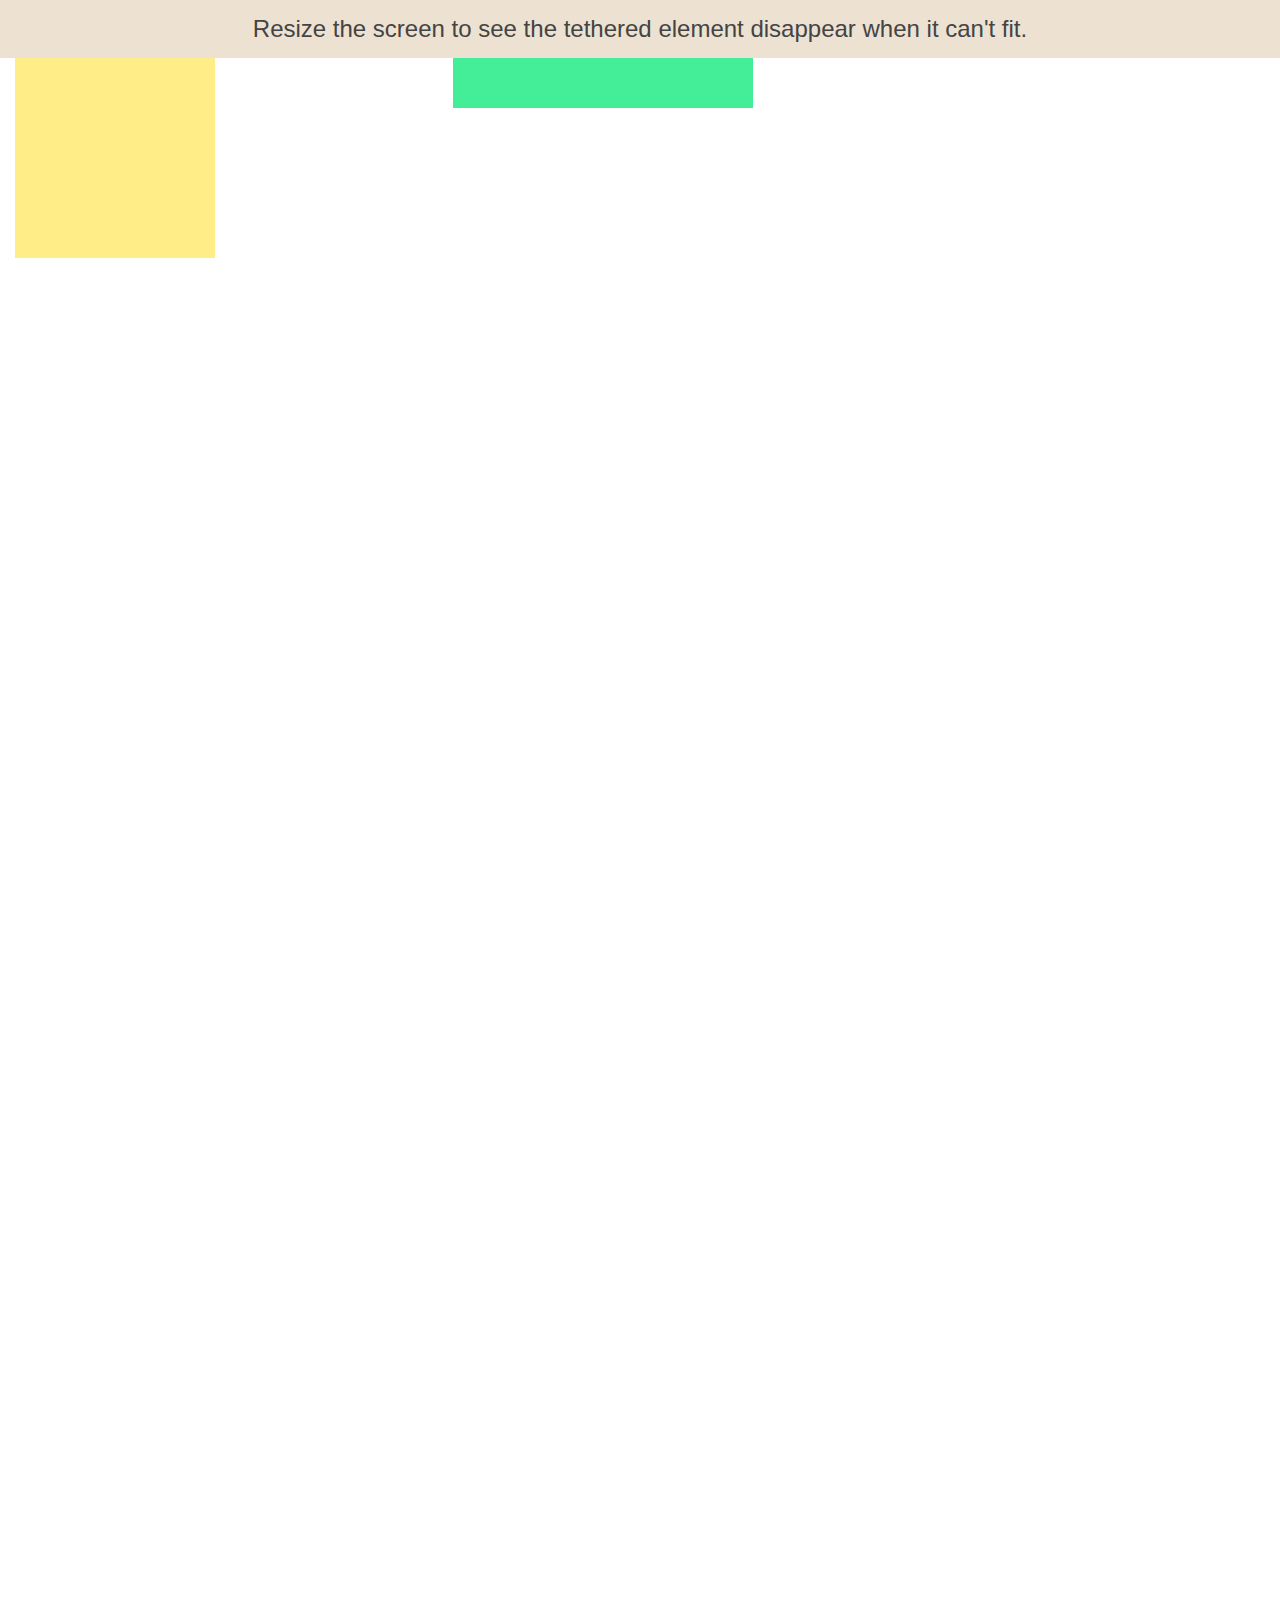
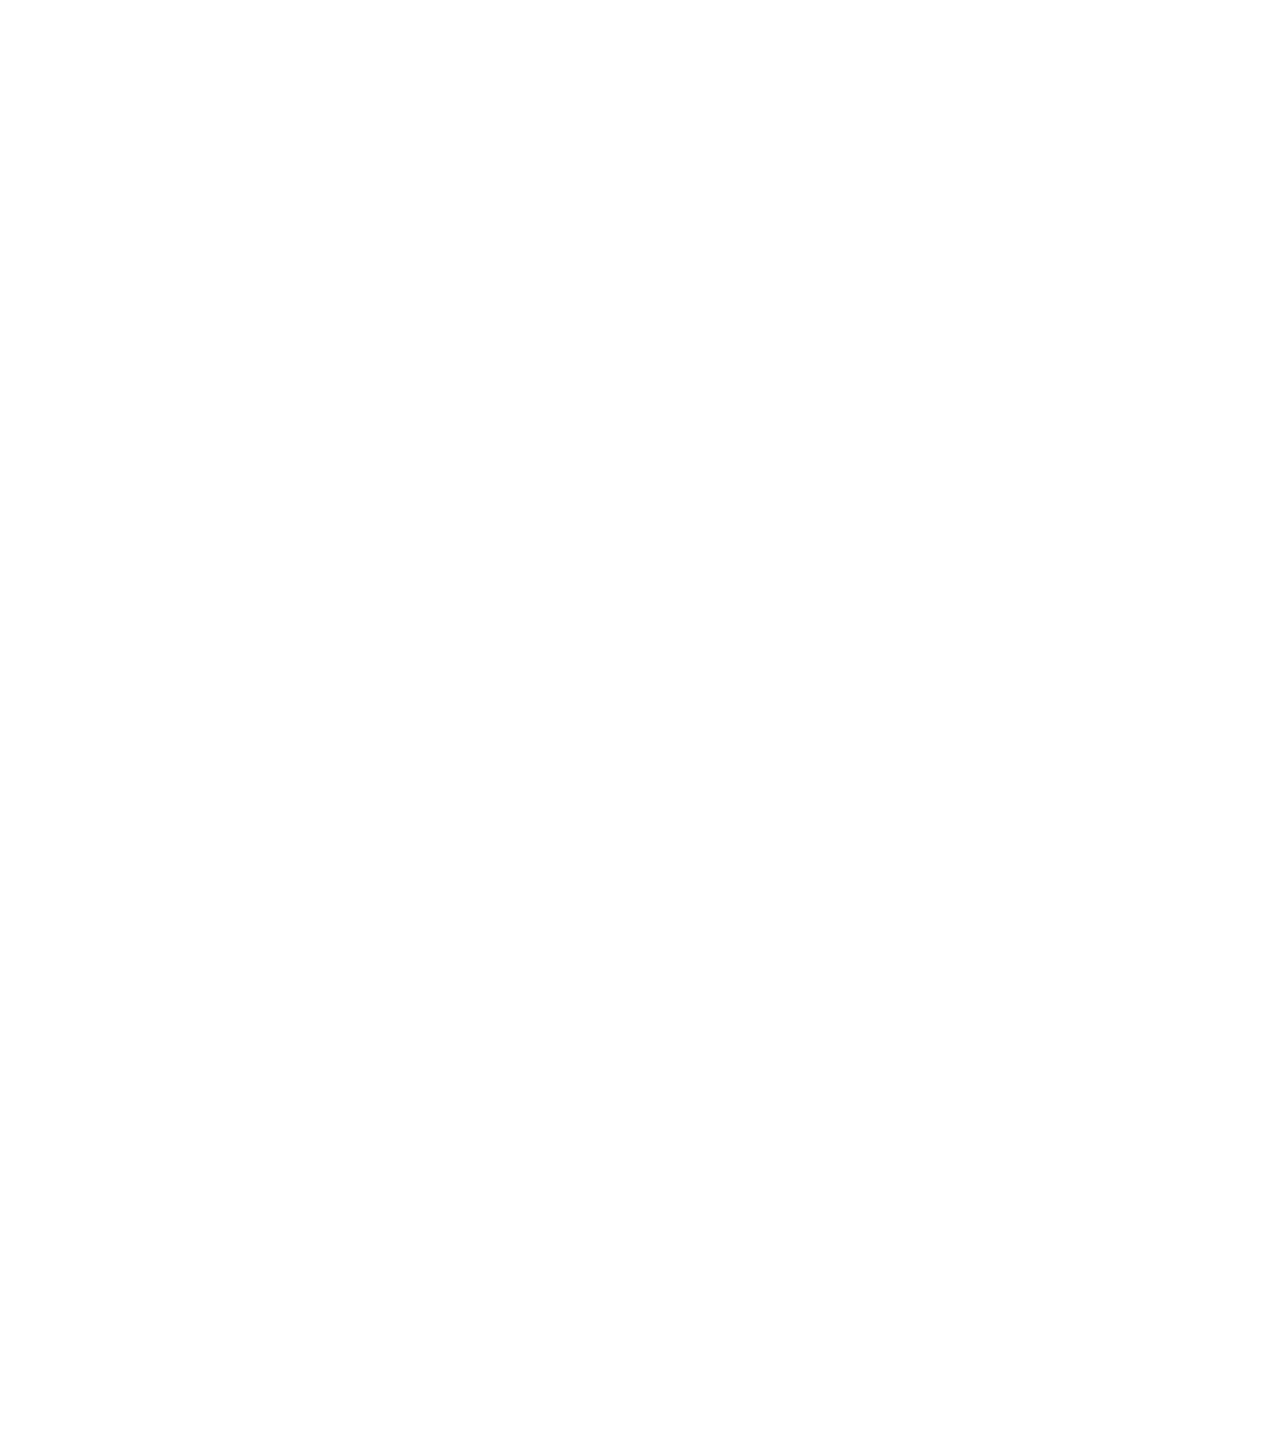
<file: vendor/tether/examples/out-of-bounds/index.html>
<!DOCTYPE html>
<html>
    <head>
        <meta charset="utf-8">
        <meta http-equiv="X-UA-Compatible" content="chrome=1">
        <meta name="viewport" content="width=device-width, initial-scale=1, user-scalable=no">
        <link rel="stylesheet" href="../resources/css/base.css" />
        <link rel="stylesheet" href="../common/css/style.css" />
        <style>
            .tether-element.tether-out-of-bounds {
                display: none;
            }
        </style>
    </head>
    <body>
        <div class="instructions">Resize the screen to see the tethered element disappear when it can't fit.</div>

        <div class="element"></div>
        <div class="target"></div>

        <script src="//github.hubspot.com/tether/dist/js/tether.js"></script>
        <script>
            var tether = new Tether({
                element: '.element',
                target: '.target',
                attachment: 'top left',
                targetAttachment: 'top right',
                constraints: [{
                    to: 'window',
                    attachment: 'together'
                }]
            });
            tether.on('update', function(event) {
                console.log(event);
            });
        </script>
    </body>
</html>
</file>
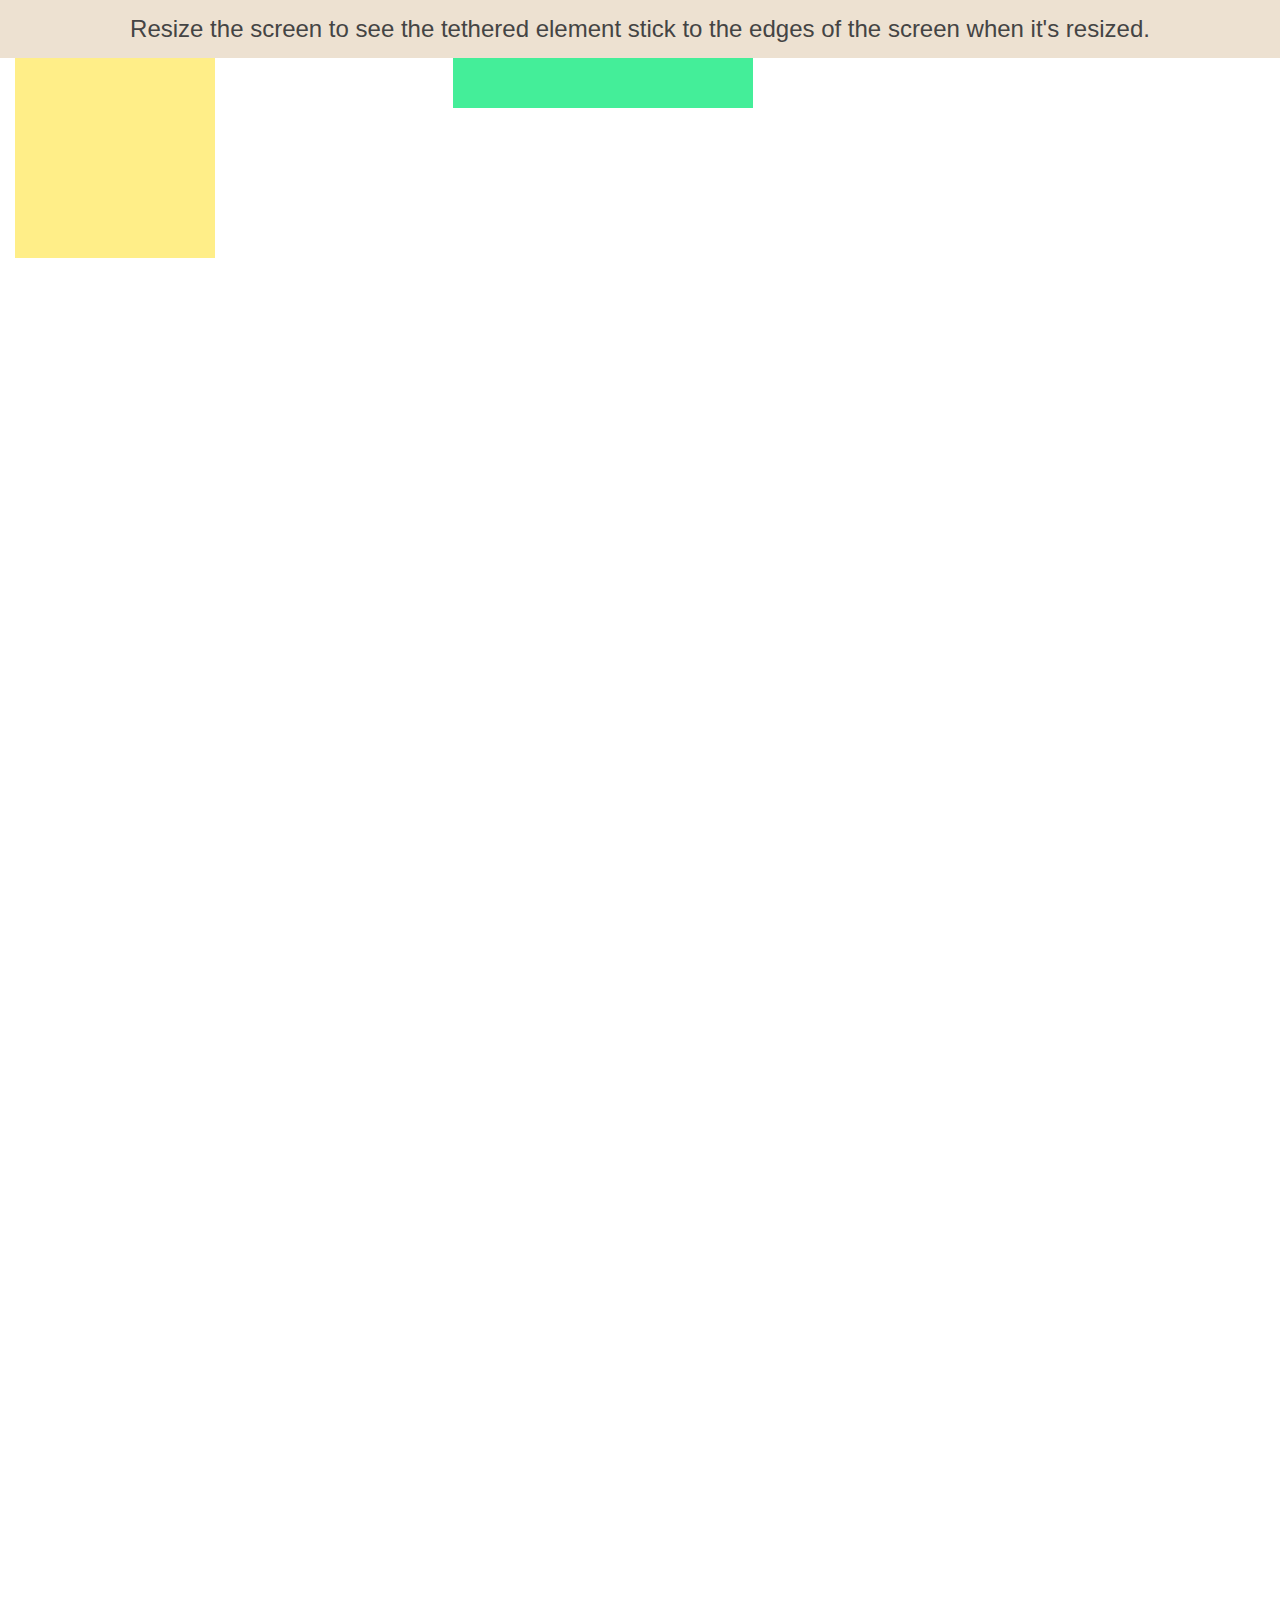
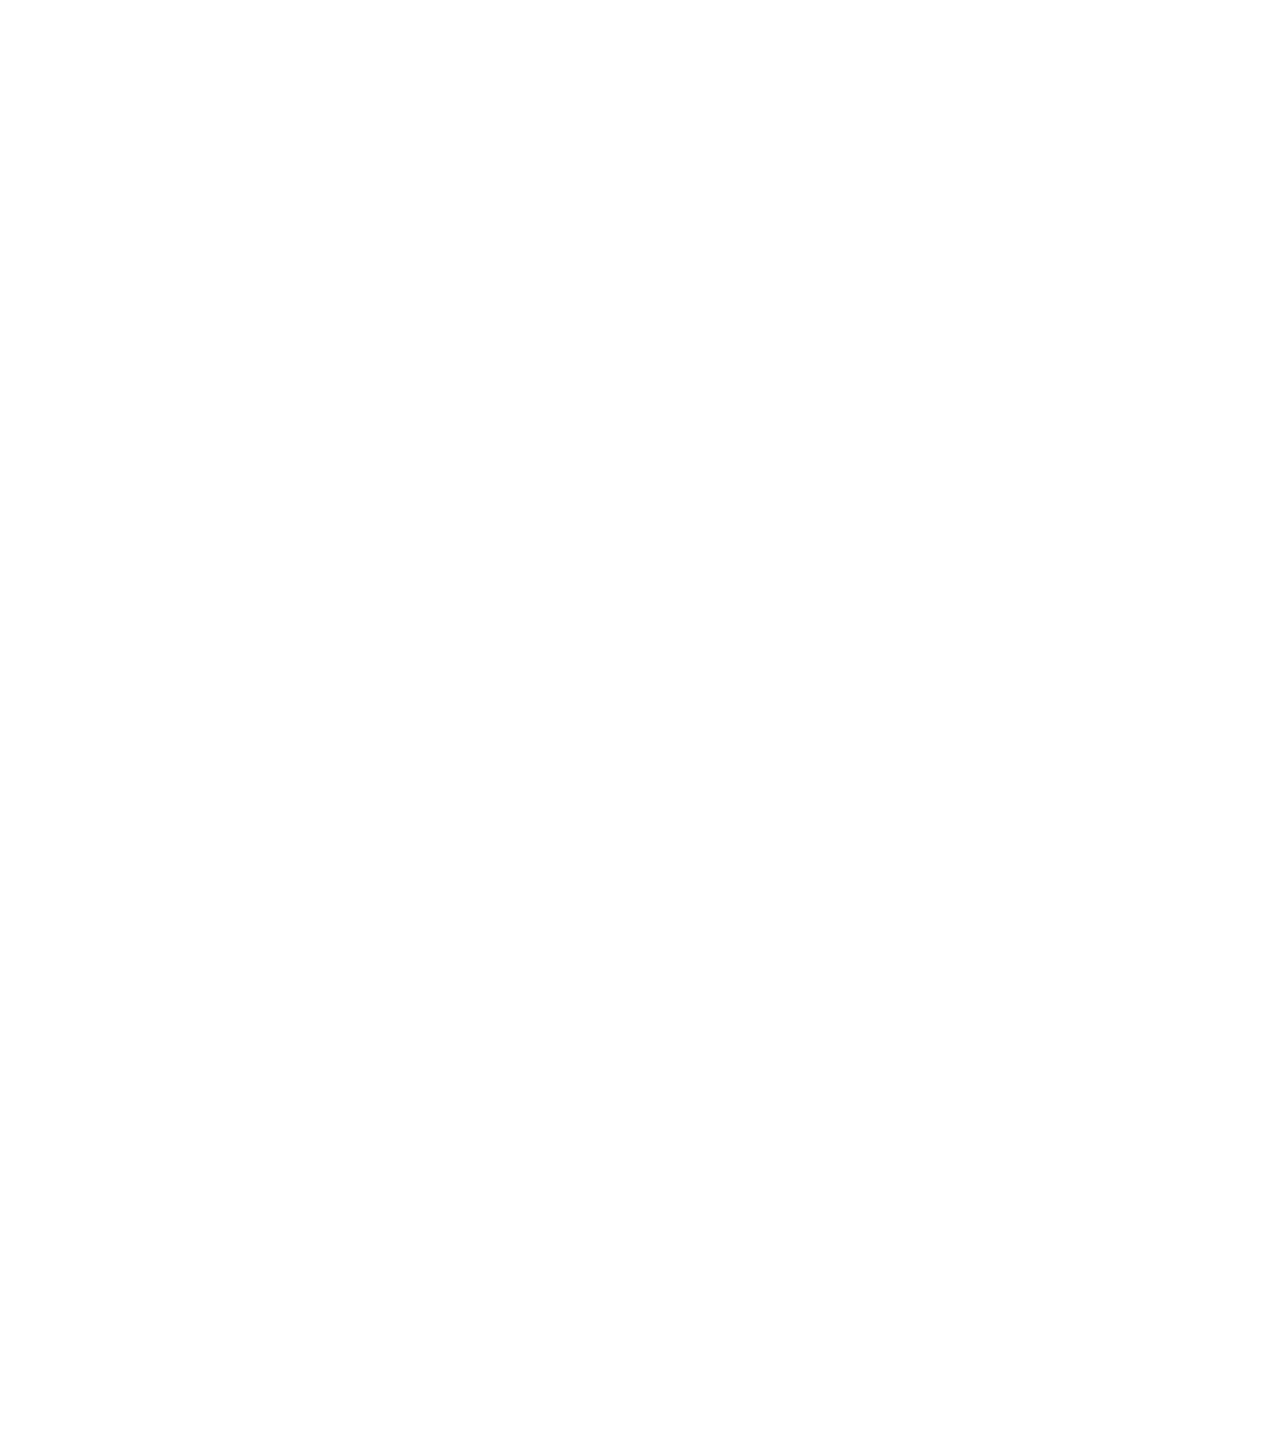
<file: vendor/tether/examples/pin/index.html>
<!DOCTYPE html>
<html>
    <head>
        <meta charset="utf-8">
        <meta http-equiv="X-UA-Compatible" content="chrome=1">
        <meta name="viewport" content="width=device-width, initial-scale=1, user-scalable=no">
        <link rel="stylesheet" href="../resources/css/base.css" />
        <link rel="stylesheet" href="../common/css/style.css" />
    </head>
    <body>
        <div class="instructions">Resize the screen to see the tethered element stick to the edges of the screen when it's resized.</div>

        <div class="element"></div>
        <div class="target"></div>

        <script src="//github.hubspot.com/tether/dist/js/tether.js"></script>
        <script>
            new Tether({
                element: '.element',
                target: '.target',
                attachment: 'top left',
                targetAttachment: 'top right',
                constraints: [{
                    to: 'window',
                    pin: true
                }]
            });
        </script>
    </body>
</html>
</file>
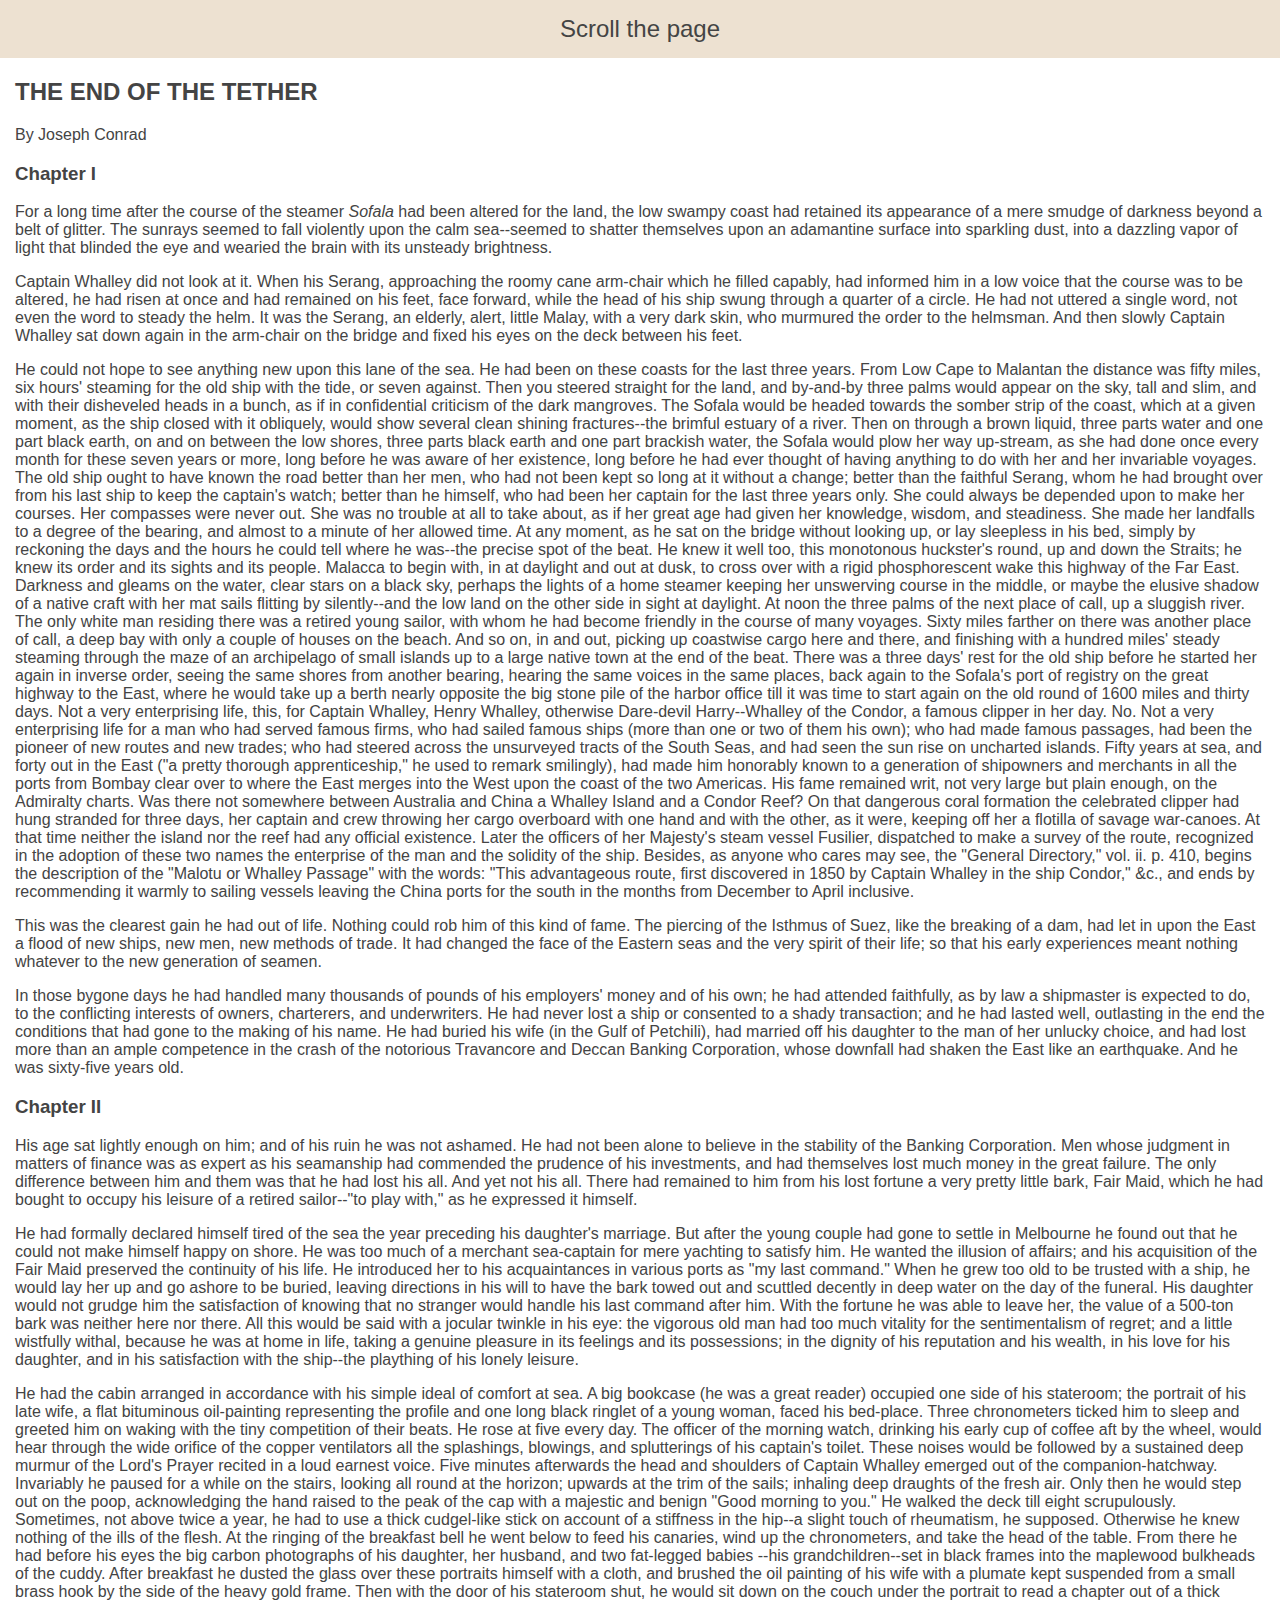
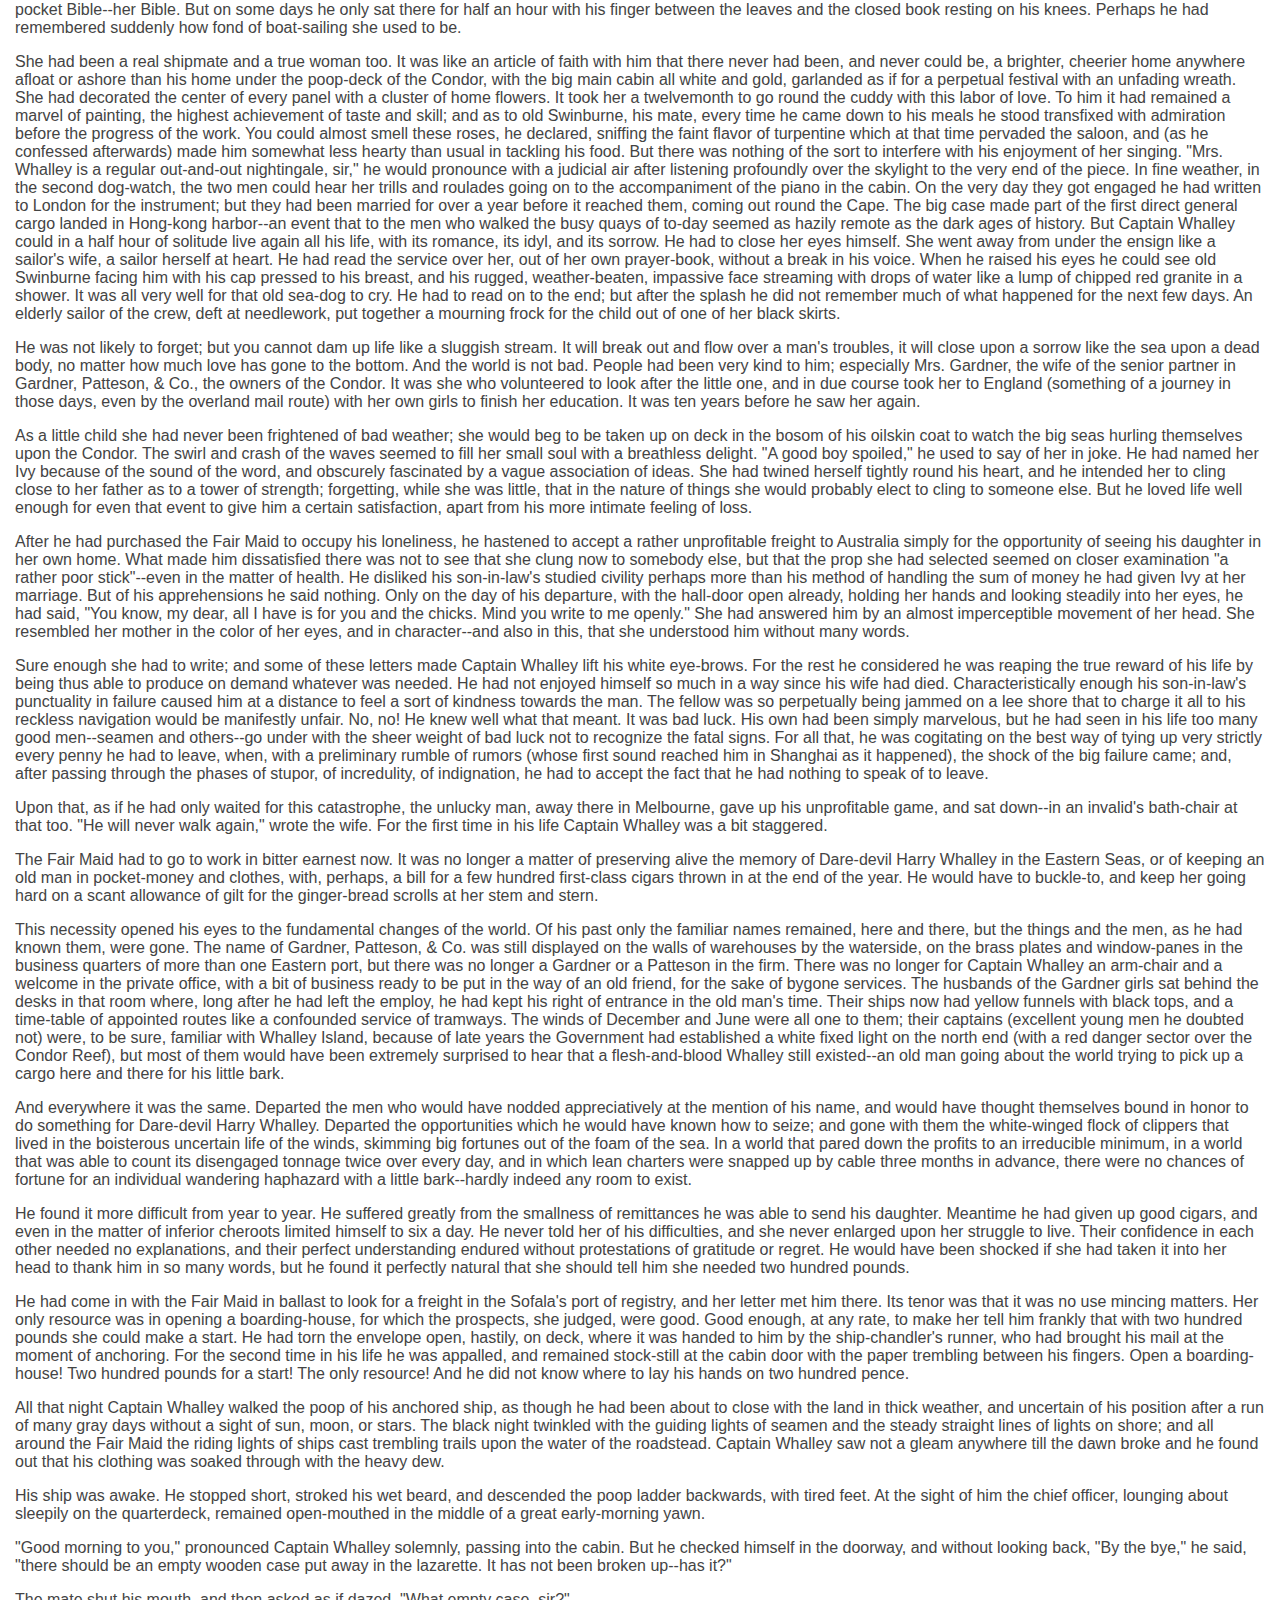
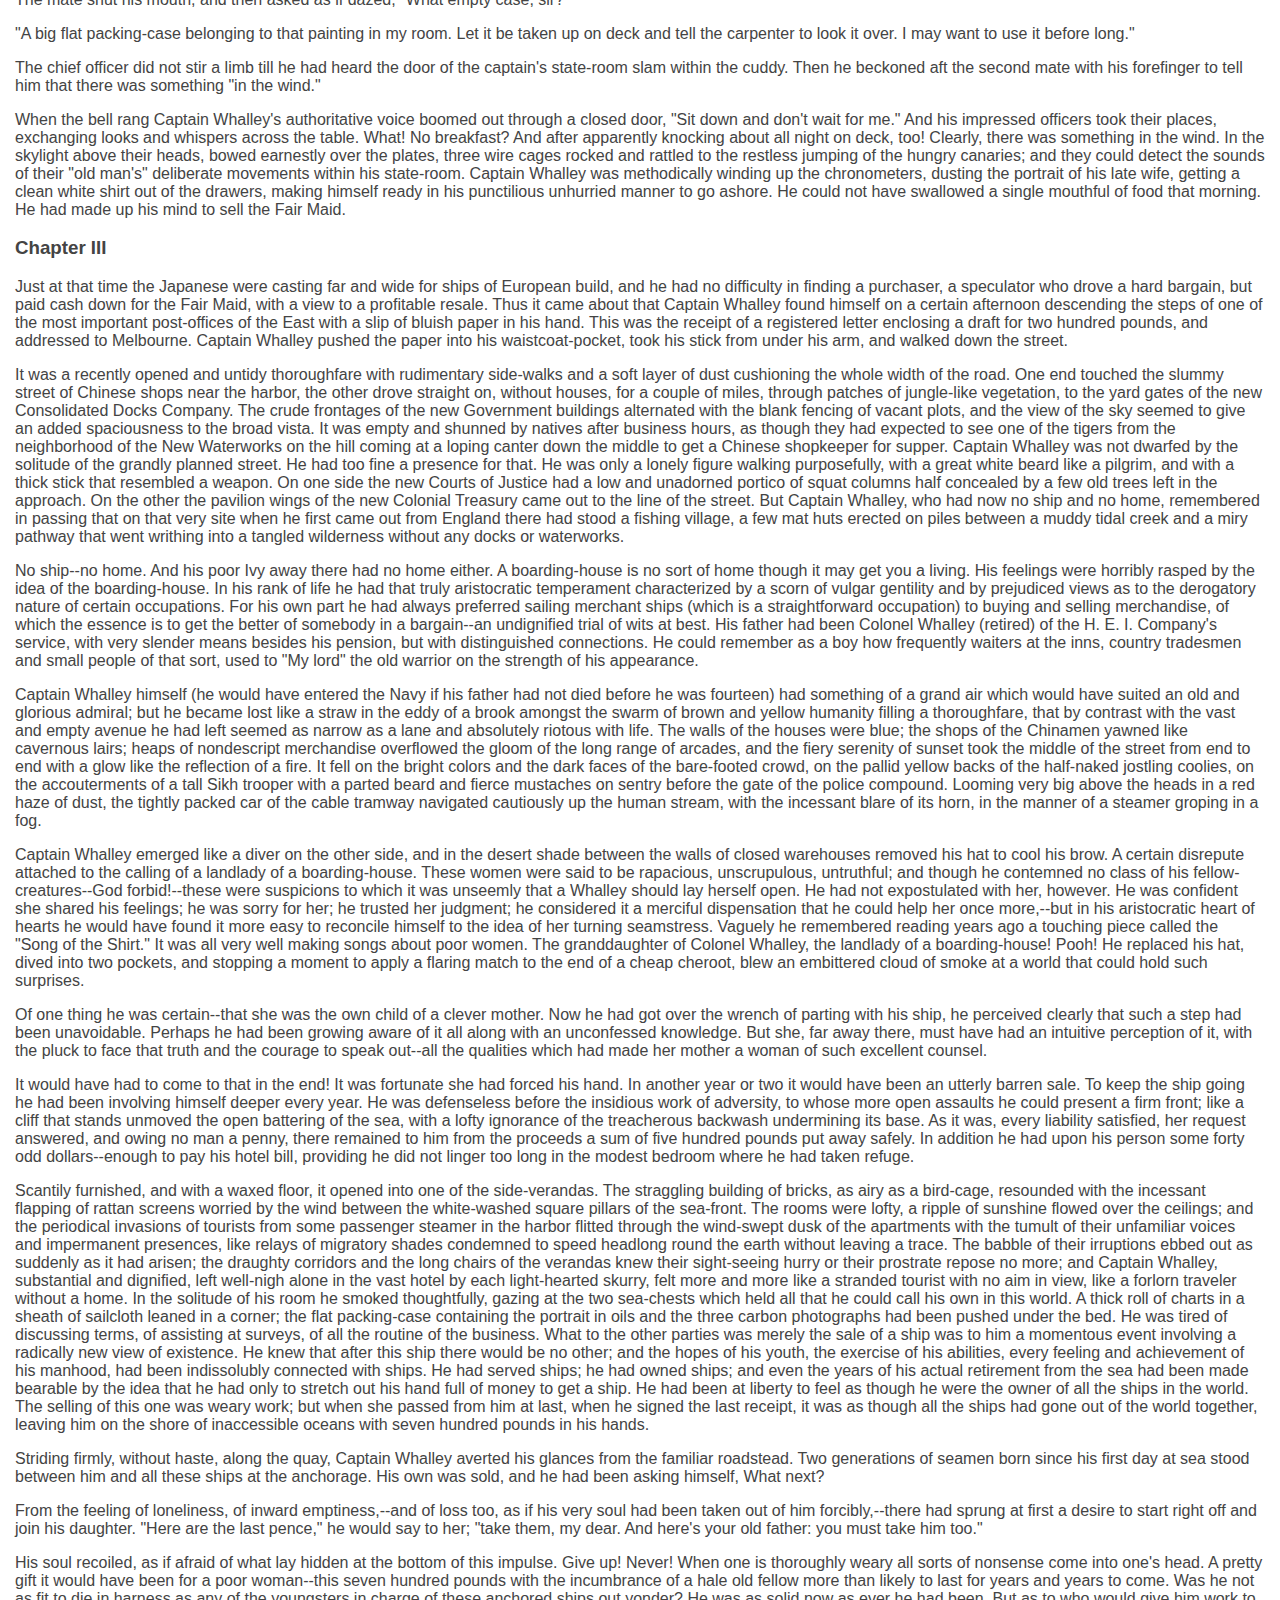
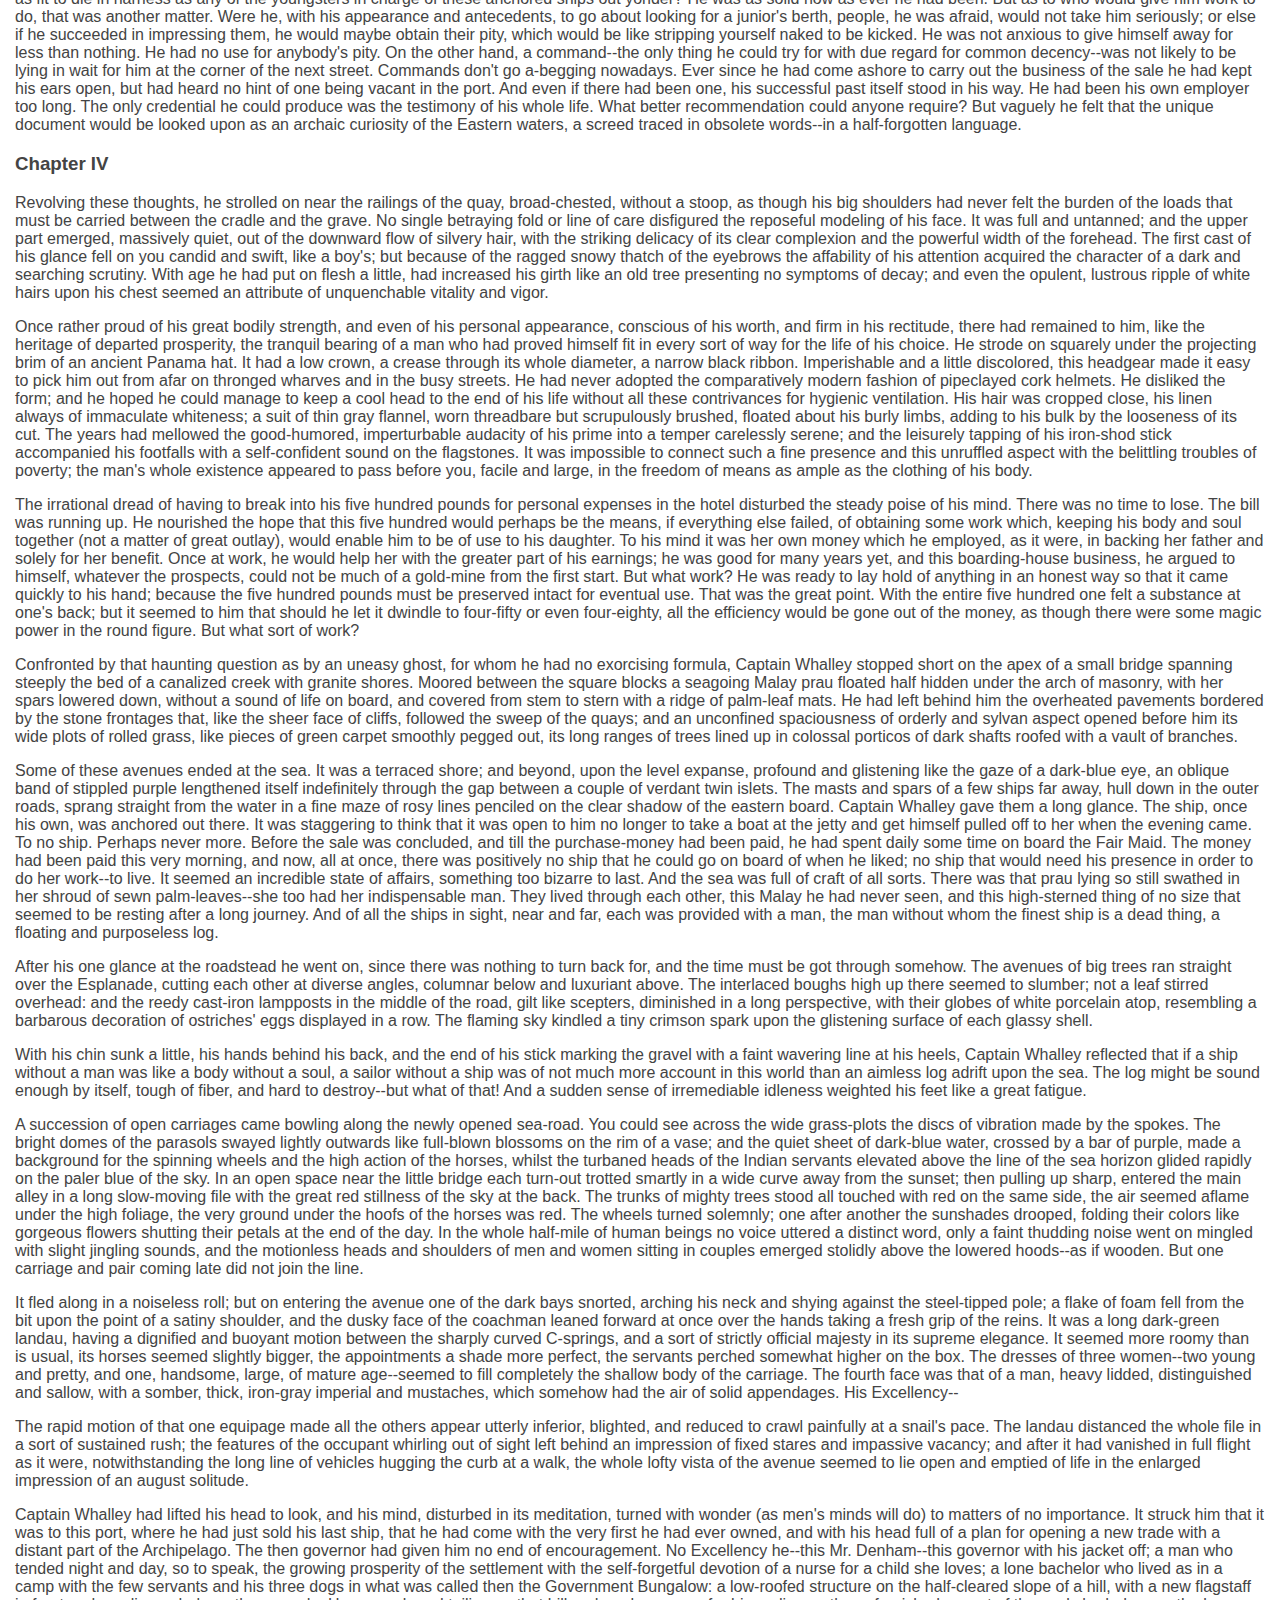
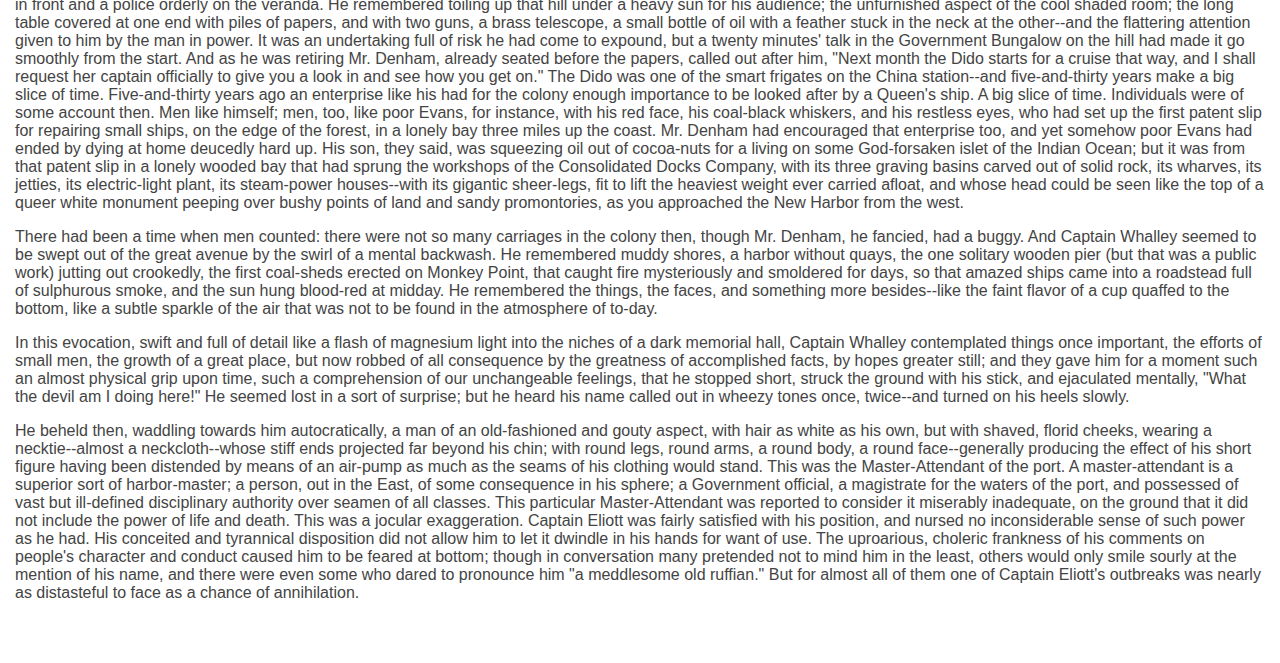
<file: vendor/tether/examples/scroll/index.html>
<!DOCTYPE html>
<html>
    <head>
        <link rel="stylesheet" href="../resources/css/base.css" />
        <link rel="stylesheet" href="../common/css/style.css" />
    </head>
    <body>

    <div class="instructions">Scroll the page</div>

    <h2>THE END OF THE TETHER</h2>

    <p>By Joseph Conrad</p>

    <h3>Chapter I</h3>

    <p>For a long time after the course of the steamer <em>Sofala</em> had been
    altered for the land, the low swampy coast had retained its appearance
    of a mere smudge of darkness beyond a belt of glitter. The sunrays
    seemed to fall violently upon the calm sea--seemed to shatter themselves
    upon an adamantine surface into sparkling dust, into a dazzling vapor
    of light that blinded the eye and wearied the brain with its unsteady
    brightness.</p>

    <p>Captain Whalley did not look at it. When his Serang, approaching the
    roomy cane arm-chair which he filled capably, had informed him in a low
    voice that the course was to be altered, he had risen at once and had
    remained on his feet, face forward, while the head of his ship swung
    through a quarter of a circle. He had not uttered a single word, not
    even the word to steady the helm. It was the Serang, an elderly, alert,
    little Malay, with a very dark skin, who murmured the order to the
    helmsman. And then slowly Captain Whalley sat down again in the
    arm-chair on the bridge and fixed his eyes on the deck between his feet.</p>

    <p>He could not hope to see anything new upon this lane of the sea. He had
    been on these coasts for the last three years. From Low Cape to Malantan
    the distance was fifty miles, six hours' steaming for the old ship with
    the tide, or seven against. Then you steered straight for the land, and
    by-and-by three palms would appear on the sky, tall and slim, and with
    their disheveled heads in a bunch, as if in confidential criticism of
    the dark mangroves. The Sofala would be headed towards the somber
    strip of the coast, which at a given moment, as the ship closed with
    it obliquely, would show several clean shining fractures--the brimful
    estuary of a river. Then on through a brown liquid, three parts water
    and one part black earth, on and on between the low shores, three parts
    black earth and one part brackish water, the Sofala would plow her way
    up-stream, as she had done once every month for these seven years or
    more, long before he was aware of her existence, long before he had ever
    thought of having anything to do with her and her invariable voyages.
    The old ship ought to have known the road better than her men, who had
    not been kept so long at it without a change; better than the faithful
    Serang, whom he had brought over from his last ship to keep the
    captain's watch; better than he himself, who had been her captain for
    the last three years only. She could always be depended upon to make her
    courses. Her compasses were never out. She was no trouble at all to
    take about, as if her great age had given her knowledge, wisdom, and
    steadiness. She made her landfalls to a degree of the bearing, and
    almost to a minute of her allowed time. At any moment, as he sat on
    the bridge without looking up, or lay sleepless in his bed, simply by
    reckoning the days and the hours he could tell where he was--the precise
    spot of the beat. He knew it well too, this monotonous huckster's
    round, up and down the Straits; he knew its order and its sights and its
    people. Malacca to begin with, in at daylight and out at dusk, to cross
    over with a rigid phosphorescent wake this highway of the Far East.
    Darkness and gleams on the water, clear stars on a black sky, perhaps
    the lights of a home steamer keeping her unswerving course in the
    middle, or maybe the elusive shadow of a native craft with her mat sails
    flitting by silently--and the low land on the other side in sight
    at daylight. At noon the three palms of the next place of call, up a
    sluggish river. The only white man residing there was a retired young
    sailor, with whom he had become friendly in the course of many voyages.
    Sixty miles farther on there was another place of call, a deep bay with
    only a couple of houses on the beach. And so on, in and out, picking
    up coastwise cargo here and there, and finishing with a hundred miles'
    steady steaming through the maze of an archipelago of small islands up
    to a large native town at the end of the beat. There was a three days'
    rest for the old ship before he started her again in inverse order,
    seeing the same shores from another bearing, hearing the same voices
    in the same places, back again to the Sofala's port of registry on
    the great highway to the East, where he would take up a berth nearly
    opposite the big stone pile of the harbor office till it was time to
    start again on the old round of 1600 miles and thirty days. Not a very
    enterprising life, this, for Captain Whalley, Henry Whalley, otherwise
    Dare-devil Harry--Whalley of the Condor, a famous clipper in her day.
    No. Not a very enterprising life for a man who had served famous firms,
    who had sailed famous ships (more than one or two of them his own); who
    had made famous passages, had been the pioneer of new routes and new
    trades; who had steered across the unsurveyed tracts of the South Seas,
    and had seen the sun rise on uncharted islands. Fifty years at sea, and
    forty out in the East ("a pretty thorough apprenticeship," he used
    to remark smilingly), had made him honorably known to a generation of
    shipowners and merchants in all the ports from Bombay clear over to
    where the East merges into the West upon the coast of the two Americas.
    His fame remained writ, not very large but plain enough, on the
    Admiralty charts. Was there not somewhere between Australia and China a
    Whalley Island and a Condor Reef? On that dangerous coral formation the
    celebrated clipper had hung stranded for three days, her captain and
    crew throwing her cargo overboard with one hand and with the other, as
    it were, keeping off her a flotilla of savage war-canoes. At that time
    neither the island nor the reef had any official existence. Later the
    officers of her Majesty's steam vessel Fusilier, dispatched to make a
    survey of the route, recognized in the adoption of these two names the
    enterprise of the man and the solidity of the ship. Besides, as anyone
    who cares may see, the "General Directory," vol. ii. p. 410, begins the
    description of the "Malotu or Whalley Passage" with the words: "This
    advantageous route, first discovered in 1850 by Captain Whalley in the
    ship Condor," &amp;c., and ends by recommending it warmly to sailing vessels
    leaving the China ports for the south in the months from December to
    April inclusive.</p>

    <p>This was the clearest gain he had out of life. Nothing could rob him
    of this kind of fame. The piercing of the Isthmus of Suez, like the
    breaking of a dam, had let in upon the East a flood of new ships, new
    men, new methods of trade. It had changed the face of the Eastern seas
    and the very spirit of their life; so that his early experiences meant
    nothing whatever to the new generation of seamen.</p>

    <p>In those bygone days he had handled many thousands of pounds of his
    employers' money and of his own; he had attended faithfully, as by law
    a shipmaster is expected to do, to the conflicting interests of owners,
    charterers, and underwriters. He had never lost a ship or consented to
    a shady transaction; and he had lasted well, outlasting in the end the
    conditions that had gone to the making of his name. He had buried his
    wife (in the Gulf of Petchili), had married off his daughter to the man
    of her unlucky choice, and had lost more than an ample competence in the
    crash of the notorious Travancore and Deccan Banking Corporation, whose
    downfall had shaken the East like an earthquake. And he was sixty-five
    years old.</p>

    <h3>Chapter II</h3>

    <p>His age sat lightly enough on him; and of his ruin he was not ashamed.
    He had not been alone to believe in the stability of the Banking
    Corporation. Men whose judgment in matters of finance was as expert as
    his seamanship had commended the prudence of his investments, and had
    themselves lost much money in the great failure. The only difference
    between him and them was that he had lost his all. And yet not his all.
    There had remained to him from his lost fortune a very pretty little
    bark, Fair Maid, which he had bought to occupy his leisure of a retired
    sailor--"to play with," as he expressed it himself.</p>

    <p>He had formally declared himself tired of the sea the year preceding his
    daughter's marriage. But after the young couple had gone to settle in
    Melbourne he found out that he could not make himself happy on shore. He
    was too much of a merchant sea-captain for mere yachting to satisfy him.
    He wanted the illusion of affairs; and his acquisition of the Fair
    Maid preserved the continuity of his life. He introduced her to his
    acquaintances in various ports as "my last command." When he grew too
    old to be trusted with a ship, he would lay her up and go ashore to be
    buried, leaving directions in his will to have the bark towed out and
    scuttled decently in deep water on the day of the funeral. His daughter
    would not grudge him the satisfaction of knowing that no stranger would
    handle his last command after him. With the fortune he was able to leave
    her, the value of a 500-ton bark was neither here nor there. All this
    would be said with a jocular twinkle in his eye: the vigorous old man
    had too much vitality for the sentimentalism of regret; and a little
    wistfully withal, because he was at home in life, taking a genuine
    pleasure in its feelings and its possessions; in the dignity of his
    reputation and his wealth, in his love for his daughter, and in his
    satisfaction with the ship--the plaything of his lonely leisure.</p>

    <p>He had the cabin arranged in accordance with his simple ideal of comfort
    at sea. A big bookcase (he was a great reader) occupied one side of his
    stateroom; the portrait of his late wife, a flat bituminous oil-painting
    representing the profile and one long black ringlet of a young woman,
    faced his bed-place. Three chronometers ticked him to sleep and greeted
    him on waking with the tiny competition of their beats. He rose at five
    every day. The officer of the morning watch, drinking his early cup
    of coffee aft by the wheel, would hear through the wide orifice of the
    copper ventilators all the splashings, blowings, and splutterings of
    his captain's toilet. These noises would be followed by a sustained
    deep murmur of the Lord's Prayer recited in a loud earnest voice. Five
    minutes afterwards the head and shoulders of Captain Whalley emerged
    out of the companion-hatchway. Invariably he paused for a while on the
    stairs, looking all round at the horizon; upwards at the trim of the
    sails; inhaling deep draughts of the fresh air. Only then he would step
    out on the poop, acknowledging the hand raised to the peak of the cap
    with a majestic and benign "Good morning to you." He walked the deck
    till eight scrupulously. Sometimes, not above twice a year, he had to
    use a thick cudgel-like stick on account of a stiffness in the hip--a
    slight touch of rheumatism, he supposed. Otherwise he knew nothing of
    the ills of the flesh. At the ringing of the breakfast bell he went
    below to feed his canaries, wind up the chronometers, and take the
    head of the table. From there he had before his eyes the big carbon
    photographs of his daughter, her husband, and two fat-legged babies
    --his grandchildren--set in black frames into the maplewood bulkheads
    of the cuddy. After breakfast he dusted the glass over these portraits
    himself with a cloth, and brushed the oil painting of his wife with a
    plumate kept suspended from a small brass hook by the side of the heavy
    gold frame. Then with the door of his stateroom shut, he would sit down
    on the couch under the portrait to read a chapter out of a thick pocket
    Bible--her Bible. But on some days he only sat there for half an hour
    with his finger between the leaves and the closed book resting on his
    knees. Perhaps he had remembered suddenly how fond of boat-sailing she
    used to be.</p>

    <p>She had been a real shipmate and a true woman too. It was like an
    article of faith with him that there never had been, and never could be,
    a brighter, cheerier home anywhere afloat or ashore than his home under
    the poop-deck of the Condor, with the big main cabin all white and gold,
    garlanded as if for a perpetual festival with an unfading wreath. She
    had decorated the center of every panel with a cluster of home flowers.
    It took her a twelvemonth to go round the cuddy with this labor of love.
    To him it had remained a marvel of painting, the highest achievement of
    taste and skill; and as to old Swinburne, his mate, every time he
    came down to his meals he stood transfixed with admiration before the
    progress of the work. You could almost smell these roses, he declared,
    sniffing the faint flavor of turpentine which at that time pervaded the
    saloon, and (as he confessed afterwards) made him somewhat less hearty
    than usual in tackling his food. But there was nothing of the sort to
    interfere with his enjoyment of her singing. "Mrs. Whalley is a regular
    out-and-out nightingale, sir," he would pronounce with a judicial air
    after listening profoundly over the skylight to the very end of the
    piece. In fine weather, in the second dog-watch, the two men could hear
    her trills and roulades going on to the accompaniment of the piano in
    the cabin. On the very day they got engaged he had written to London
    for the instrument; but they had been married for over a year before it
    reached them, coming out round the Cape. The big case made part of the
    first direct general cargo landed in Hong-kong harbor--an event that to
    the men who walked the busy quays of to-day seemed as hazily remote as
    the dark ages of history. But Captain Whalley could in a half hour of
    solitude live again all his life, with its romance, its idyl, and its
    sorrow. He had to close her eyes himself. She went away from under the
    ensign like a sailor's wife, a sailor herself at heart. He had read
    the service over her, out of her own prayer-book, without a break in his
    voice. When he raised his eyes he could see old Swinburne facing him
    with his cap pressed to his breast, and his rugged, weather-beaten,
    impassive face streaming with drops of water like a lump of chipped red
    granite in a shower. It was all very well for that old sea-dog to cry.
    He had to read on to the end; but after the splash he did not remember
    much of what happened for the next few days. An elderly sailor of the
    crew, deft at needlework, put together a mourning frock for the child
    out of one of her black skirts.</p>

    <p>He was not likely to forget; but you cannot dam up life like a sluggish
    stream. It will break out and flow over a man's troubles, it will close
    upon a sorrow like the sea upon a dead body, no matter how much love has
    gone to the bottom. And the world is not bad. People had been very
    kind to him; especially Mrs. Gardner, the wife of the senior partner
    in Gardner, Patteson, &amp; Co., the owners of the Condor. It was she who
    volunteered to look after the little one, and in due course took her to
    England (something of a journey in those days, even by the overland
    mail route) with her own girls to finish her education. It was ten years
    before he saw her again.</p>

    <p>As a little child she had never been frightened of bad weather; she
    would beg to be taken up on deck in the bosom of his oilskin coat to
    watch the big seas hurling themselves upon the Condor. The swirl and
    crash of the waves seemed to fill her small soul with a breathless
    delight. "A good boy spoiled," he used to say of her in joke. He had
    named her Ivy because of the sound of the word, and obscurely fascinated
    by a vague association of ideas. She had twined herself tightly round
    his heart, and he intended her to cling close to her father as to a
    tower of strength; forgetting, while she was little, that in the nature
    of things she would probably elect to cling to someone else. But
    he loved life well enough for even that event to give him a certain
    satisfaction, apart from his more intimate feeling of loss.</p>

    <p>After he had purchased the Fair Maid to occupy his loneliness, he
    hastened to accept a rather unprofitable freight to Australia simply for
    the opportunity of seeing his daughter in her own home. What made him
    dissatisfied there was not to see that she clung now to somebody else,
    but that the prop she had selected seemed on closer examination "a
    rather poor stick"--even in the matter of health. He disliked his
    son-in-law's studied civility perhaps more than his method of
    handling the sum of money he had given Ivy at her marriage. But of his
    apprehensions he said nothing. Only on the day of his departure, with
    the hall-door open already, holding her hands and looking steadily into
    her eyes, he had said, "You know, my dear, all I have is for you and the
    chicks. Mind you write to me openly." She had answered him by an almost
    imperceptible movement of her head. She resembled her mother in
    the color of her eyes, and in character--and also in this, that she
    understood him without many words.</p>

    <p>Sure enough she had to write; and some of these letters made Captain
    Whalley lift his white eye-brows. For the rest he considered he was
    reaping the true reward of his life by being thus able to produce on
    demand whatever was needed. He had not enjoyed himself so much in a
    way since his wife had died. Characteristically enough his son-in-law's
    punctuality in failure caused him at a distance to feel a sort of
    kindness towards the man. The fellow was so perpetually being jammed on
    a lee shore that to charge it all to his reckless navigation would be
    manifestly unfair. No, no! He knew well what that meant. It was bad
    luck. His own had been simply marvelous, but he had seen in his life too
    many good men--seamen and others--go under with the sheer weight of bad
    luck not to recognize the fatal signs. For all that, he was cogitating
    on the best way of tying up very strictly every penny he had to leave,
    when, with a preliminary rumble of rumors (whose first sound reached
    him in Shanghai as it happened), the shock of the big failure came;
    and, after passing through the phases of stupor, of incredulity, of
    indignation, he had to accept the fact that he had nothing to speak of
    to leave.</p>

    <p>Upon that, as if he had only waited for this catastrophe, the unlucky
    man, away there in Melbourne, gave up his unprofitable game, and sat
    down--in an invalid's bath-chair at that too. "He will never walk
    again," wrote the wife. For the first time in his life Captain Whalley
    was a bit staggered.</p>

    <p>The Fair Maid had to go to work in bitter earnest now. It was no longer
    a matter of preserving alive the memory of Dare-devil Harry Whalley in
    the Eastern Seas, or of keeping an old man in pocket-money and clothes,
    with, perhaps, a bill for a few hundred first-class cigars thrown in at
    the end of the year. He would have to buckle-to, and keep her going hard
    on a scant allowance of gilt for the ginger-bread scrolls at her stem
    and stern.</p>

    <p>This necessity opened his eyes to the fundamental changes of the world.
    Of his past only the familiar names remained, here and there, but
    the things and the men, as he had known them, were gone. The name of
    Gardner, Patteson, &amp; Co. was still displayed on the walls of warehouses
    by the waterside, on the brass plates and window-panes in the business
    quarters of more than one Eastern port, but there was no longer a
    Gardner or a Patteson in the firm. There was no longer for Captain
    Whalley an arm-chair and a welcome in the private office, with a bit of
    business ready to be put in the way of an old friend, for the sake of
    bygone services. The husbands of the Gardner girls sat behind the desks
    in that room where, long after he had left the employ, he had kept his
    right of entrance in the old man's time. Their ships now had yellow
    funnels with black tops, and a time-table of appointed routes like a
    confounded service of tramways. The winds of December and June were all
    one to them; their captains (excellent young men he doubted not) were,
    to be sure, familiar with Whalley Island, because of late years the
    Government had established a white fixed light on the north end (with
    a red danger sector over the Condor Reef), but most of them would have
    been extremely surprised to hear that a flesh-and-blood Whalley still
    existed--an old man going about the world trying to pick up a cargo here
    and there for his little bark.</p>

    <p>And everywhere it was the same. Departed the men who would have nodded
    appreciatively at the mention of his name, and would have thought
    themselves bound in honor to do something for Dare-devil Harry Whalley.
    Departed the opportunities which he would have known how to seize; and
    gone with them the white-winged flock of clippers that lived in the
    boisterous uncertain life of the winds, skimming big fortunes out of
    the foam of the sea. In a world that pared down the profits to an
    irreducible minimum, in a world that was able to count its disengaged
    tonnage twice over every day, and in which lean charters were snapped up
    by cable three months in advance, there were no chances of fortune for
    an individual wandering haphazard with a little bark--hardly indeed any
    room to exist.</p>

    <p>He found it more difficult from year to year. He suffered greatly from
    the smallness of remittances he was able to send his daughter. Meantime
    he had given up good cigars, and even in the matter of inferior cheroots
    limited himself to six a day. He never told her of his difficulties, and
    she never enlarged upon her struggle to live. Their confidence in each
    other needed no explanations, and their perfect understanding endured
    without protestations of gratitude or regret. He would have been shocked
    if she had taken it into her head to thank him in so many words, but
    he found it perfectly natural that she should tell him she needed two
    hundred pounds.</p>

    <p>He had come in with the Fair Maid in ballast to look for a freight in
    the Sofala's port of registry, and her letter met him there. Its tenor
    was that it was no use mincing matters. Her only resource was in opening
    a boarding-house, for which the prospects, she judged, were good. Good
    enough, at any rate, to make her tell him frankly that with two hundred
    pounds she could make a start. He had torn the envelope open, hastily,
    on deck, where it was handed to him by the ship-chandler's runner, who
    had brought his mail at the moment of anchoring. For the second time
    in his life he was appalled, and remained stock-still at the cabin door
    with the paper trembling between his fingers. Open a boarding-house! Two
    hundred pounds for a start! The only resource! And he did not know where
    to lay his hands on two hundred pence.</p>

    <p>All that night Captain Whalley walked the poop of his anchored ship, as
    though he had been about to close with the land in thick weather, and
    uncertain of his position after a run of many gray days without a sight
    of sun, moon, or stars. The black night twinkled with the guiding lights
    of seamen and the steady straight lines of lights on shore; and all
    around the Fair Maid the riding lights of ships cast trembling trails
    upon the water of the roadstead. Captain Whalley saw not a gleam
    anywhere till the dawn broke and he found out that his clothing was
    soaked through with the heavy dew.</p>

    <p>His ship was awake. He stopped short, stroked his wet beard, and
    descended the poop ladder backwards, with tired feet. At the sight
    of him the chief officer, lounging about sleepily on the quarterdeck,
    remained open-mouthed in the middle of a great early-morning yawn.</p>

    <p>"Good morning to you," pronounced Captain Whalley solemnly, passing into
    the cabin. But he checked himself in the doorway, and without looking
    back, "By the bye," he said, "there should be an empty wooden case put
    away in the lazarette. It has not been broken up--has it?"</p>

    <p>The mate shut his mouth, and then asked as if dazed, "What empty case,
    sir?"</p>

    <p>"A big flat packing-case belonging to that painting in my room. Let it
    be taken up on deck and tell the carpenter to look it over. I may want
    to use it before long."</p>

    <p>The chief officer did not stir a limb till he had heard the door of the
    captain's state-room slam within the cuddy. Then he beckoned aft the
    second mate with his forefinger to tell him that there was something "in
    the wind."</p>

    <p>When the bell rang Captain Whalley's authoritative voice boomed out
    through a closed door, "Sit down and don't wait for me." And his
    impressed officers took their places, exchanging looks and whispers
    across the table. What! No breakfast? And after apparently knocking
    about all night on deck, too! Clearly, there was something in the wind.
    In the skylight above their heads, bowed earnestly over the plates,
    three wire cages rocked and rattled to the restless jumping of the
    hungry canaries; and they could detect the sounds of their "old
    man's" deliberate movements within his state-room. Captain Whalley was
    methodically winding up the chronometers, dusting the portrait of
    his late wife, getting a clean white shirt out of the drawers, making
    himself ready in his punctilious unhurried manner to go ashore. He could
    not have swallowed a single mouthful of food that morning. He had made
    up his mind to sell the Fair Maid.</p>

    <h3>Chapter III</h3>

    <p>Just at that time the Japanese were casting far and wide for ships
    of European build, and he had no difficulty in finding a purchaser, a
    speculator who drove a hard bargain, but paid cash down for the Fair
    Maid, with a view to a profitable resale. Thus it came about that
    Captain Whalley found himself on a certain afternoon descending the
    steps of one of the most important post-offices of the East with a slip
    of bluish paper in his hand. This was the receipt of a registered letter
    enclosing a draft for two hundred pounds, and addressed to Melbourne.
    Captain Whalley pushed the paper into his waistcoat-pocket, took his
    stick from under his arm, and walked down the street.</p>

    <p>It was a recently opened and untidy thoroughfare with rudimentary
    side-walks and a soft layer of dust cushioning the whole width of
    the road. One end touched the slummy street of Chinese shops near the
    harbor, the other drove straight on, without houses, for a couple of
    miles, through patches of jungle-like vegetation, to the yard gates
    of the new Consolidated Docks Company. The crude frontages of the new
    Government buildings alternated with the blank fencing of vacant plots,
    and the view of the sky seemed to give an added spaciousness to the
    broad vista. It was empty and shunned by natives after business
    hours, as though they had expected to see one of the tigers from the
    neighborhood of the New Waterworks on the hill coming at a loping canter
    down the middle to get a Chinese shopkeeper for supper. Captain Whalley
    was not dwarfed by the solitude of the grandly planned street. He
    had too fine a presence for that. He was only a lonely figure walking
    purposefully, with a great white beard like a pilgrim, and with a thick
    stick that resembled a weapon. On one side the new Courts of Justice had
    a low and unadorned portico of squat columns half concealed by a few old
    trees left in the approach. On the other the pavilion wings of the
    new Colonial Treasury came out to the line of the street. But Captain
    Whalley, who had now no ship and no home, remembered in passing that
    on that very site when he first came out from England there had stood a
    fishing village, a few mat huts erected on piles between a muddy tidal
    creek and a miry pathway that went writhing into a tangled wilderness
    without any docks or waterworks.</p>

    <p>No ship--no home. And his poor Ivy away there had no home either. A
    boarding-house is no sort of home though it may get you a living. His
    feelings were horribly rasped by the idea of the boarding-house. In his
    rank of life he had that truly aristocratic temperament characterized by
    a scorn of vulgar gentility and by prejudiced views as to the derogatory
    nature of certain occupations. For his own part he had always preferred
    sailing merchant ships (which is a straightforward occupation) to buying
    and selling merchandise, of which the essence is to get the better of
    somebody in a bargain--an undignified trial of wits at best. His father
    had been Colonel Whalley (retired) of the H. E. I. Company's service,
    with very slender means besides his pension, but with distinguished
    connections. He could remember as a boy how frequently waiters at the
    inns, country tradesmen and small people of that sort, used to "My lord"
    the old warrior on the strength of his appearance.</p>

    <p>Captain Whalley himself (he would have entered the Navy if his father
    had not died before he was fourteen) had something of a grand air which
    would have suited an old and glorious admiral; but he became lost like
    a straw in the eddy of a brook amongst the swarm of brown and yellow
    humanity filling a thoroughfare, that by contrast with the vast and
    empty avenue he had left seemed as narrow as a lane and absolutely
    riotous with life. The walls of the houses were blue; the shops of the
    Chinamen yawned like cavernous lairs; heaps of nondescript merchandise
    overflowed the gloom of the long range of arcades, and the fiery
    serenity of sunset took the middle of the street from end to end with a
    glow like the reflection of a fire. It fell on the bright colors and the
    dark faces of the bare-footed crowd, on the pallid yellow backs of the
    half-naked jostling coolies, on the accouterments of a tall Sikh trooper
    with a parted beard and fierce mustaches on sentry before the gate of
    the police compound. Looming very big above the heads in a red haze of
    dust, the tightly packed car of the cable tramway navigated cautiously
    up the human stream, with the incessant blare of its horn, in the manner
    of a steamer groping in a fog.</p>

    <p>Captain Whalley emerged like a diver on the other side, and in the
    desert shade between the walls of closed warehouses removed his hat to
    cool his brow. A certain disrepute attached to the calling of a
    landlady of a boarding-house. These women were said to be rapacious,
    unscrupulous, untruthful; and though he contemned no class of his
    fellow-creatures--God forbid!--these were suspicions to which it was
    unseemly that a Whalley should lay herself open. He had not expostulated
    with her, however. He was confident she shared his feelings; he was
    sorry for her; he trusted her judgment; he considered it a merciful
    dispensation that he could help her once more,--but in his aristocratic
    heart of hearts he would have found it more easy to reconcile himself to
    the idea of her turning seamstress. Vaguely he remembered reading years
    ago a touching piece called the "Song of the Shirt." It was all very
    well making songs about poor women. The granddaughter of Colonel
    Whalley, the landlady of a boarding-house! Pooh! He replaced his hat,
    dived into two pockets, and stopping a moment to apply a flaring match
    to the end of a cheap cheroot, blew an embittered cloud of smoke at a
    world that could hold such surprises.</p>

    <p>Of one thing he was certain--that she was the own child of a clever
    mother. Now he had got over the wrench of parting with his ship, he
    perceived clearly that such a step had been unavoidable. Perhaps he had
    been growing aware of it all along with an unconfessed knowledge. But
    she, far away there, must have had an intuitive perception of it, with
    the pluck to face that truth and the courage to speak out--all the
    qualities which had made her mother a woman of such excellent counsel.</p>

    <p>It would have had to come to that in the end! It was fortunate she had
    forced his hand. In another year or two it would have been an utterly
    barren sale. To keep the ship going he had been involving himself deeper
    every year. He was defenseless before the insidious work of adversity,
    to whose more open assaults he could present a firm front; like a
    cliff that stands unmoved the open battering of the sea, with a lofty
    ignorance of the treacherous backwash undermining its base. As it was,
    every liability satisfied, her request answered, and owing no man a
    penny, there remained to him from the proceeds a sum of five hundred
    pounds put away safely. In addition he had upon his person some forty
    odd dollars--enough to pay his hotel bill, providing he did not linger
    too long in the modest bedroom where he had taken refuge.</p>

    <p>Scantily furnished, and with a waxed floor, it opened into one of
    the side-verandas. The straggling building of bricks, as airy as a
    bird-cage, resounded with the incessant flapping of rattan screens
    worried by the wind between the white-washed square pillars of the
    sea-front. The rooms were lofty, a ripple of sunshine flowed over the
    ceilings; and the periodical invasions of tourists from some passenger
    steamer in the harbor flitted through the wind-swept dusk of the
    apartments with the tumult of their unfamiliar voices and impermanent
    presences, like relays of migratory shades condemned to speed headlong
    round the earth without leaving a trace. The babble of their irruptions
    ebbed out as suddenly as it had arisen; the draughty corridors and
    the long chairs of the verandas knew their sight-seeing hurry or
    their prostrate repose no more; and Captain Whalley, substantial and
    dignified, left well-nigh alone in the vast hotel by each light-hearted
    skurry, felt more and more like a stranded tourist with no aim in view,
    like a forlorn traveler without a home. In the solitude of his room he
    smoked thoughtfully, gazing at the two sea-chests which held all that he
    could call his own in this world. A thick roll of charts in a sheath
    of sailcloth leaned in a corner; the flat packing-case containing the
    portrait in oils and the three carbon photographs had been pushed under
    the bed. He was tired of discussing terms, of assisting at surveys, of
    all the routine of the business. What to the other parties was merely
    the sale of a ship was to him a momentous event involving a radically
    new view of existence. He knew that after this ship there would be no
    other; and the hopes of his youth, the exercise of his abilities, every
    feeling and achievement of his manhood, had been indissolubly connected
    with ships. He had served ships; he had owned ships; and even the years
    of his actual retirement from the sea had been made bearable by the idea
    that he had only to stretch out his hand full of money to get a ship. He
    had been at liberty to feel as though he were the owner of all the
    ships in the world. The selling of this one was weary work; but when
    she passed from him at last, when he signed the last receipt, it was as
    though all the ships had gone out of the world together, leaving him on
    the shore of inaccessible oceans with seven hundred pounds in his hands.</p>

    <p>Striding firmly, without haste, along the quay, Captain Whalley averted
    his glances from the familiar roadstead. Two generations of seamen born
    since his first day at sea stood between him and all these ships at the
    anchorage. His own was sold, and he had been asking himself, What next?</p>

    <p>From the feeling of loneliness, of inward emptiness,--and of loss
    too, as if his very soul had been taken out of him forcibly,--there had
    sprung at first a desire to start right off and join his daughter.
    "Here are the last pence," he would say to her; "take them, my dear. And
    here's your old father: you must take him too."</p>

    <p>His soul recoiled, as if afraid of what lay hidden at the bottom of
    this impulse. Give up! Never! When one is thoroughly weary all sorts of
    nonsense come into one's head. A pretty gift it would have been for a
    poor woman--this seven hundred pounds with the incumbrance of a hale old
    fellow more than likely to last for years and years to come. Was he not
    as fit to die in harness as any of the youngsters in charge of these
    anchored ships out yonder? He was as solid now as ever he had been. But
    as to who would give him work to do, that was another matter. Were he,
    with his appearance and antecedents, to go about looking for a junior's
    berth, people, he was afraid, would not take him seriously; or else if
    he succeeded in impressing them, he would maybe obtain their pity, which
    would be like stripping yourself naked to be kicked. He was not anxious
    to give himself away for less than nothing. He had no use for anybody's
    pity. On the other hand, a command--the only thing he could try for with
    due regard for common decency--was not likely to be lying in wait
    for him at the corner of the next street. Commands don't go a-begging
    nowadays. Ever since he had come ashore to carry out the business of
    the sale he had kept his ears open, but had heard no hint of one being
    vacant in the port. And even if there had been one, his successful past
    itself stood in his way. He had been his own employer too long. The only
    credential he could produce was the testimony of his whole life. What
    better recommendation could anyone require? But vaguely he felt that
    the unique document would be looked upon as an archaic curiosity of the
    Eastern waters, a screed traced in obsolete words--in a half-forgotten
    language.</p>

    <h3>Chapter IV</h3>

    <p>Revolving these thoughts, he strolled on near the railings of the quay,
    broad-chested, without a stoop, as though his big shoulders had never
    felt the burden of the loads that must be carried between the cradle
    and the grave. No single betraying fold or line of care disfigured the
    reposeful modeling of his face. It was full and untanned; and the upper
    part emerged, massively quiet, out of the downward flow of silvery hair,
    with the striking delicacy of its clear complexion and the powerful
    width of the forehead. The first cast of his glance fell on you candid
    and swift, like a boy's; but because of the ragged snowy thatch of the
    eyebrows the affability of his attention acquired the character of a
    dark and searching scrutiny. With age he had put on flesh a little, had
    increased his girth like an old tree presenting no symptoms of decay;
    and even the opulent, lustrous ripple of white hairs upon his chest
    seemed an attribute of unquenchable vitality and vigor.</p>

    <p>Once rather proud of his great bodily strength, and even of his personal
    appearance, conscious of his worth, and firm in his rectitude, there had
    remained to him, like the heritage of departed prosperity, the tranquil
    bearing of a man who had proved himself fit in every sort of way for the
    life of his choice. He strode on squarely under the projecting brim of
    an ancient Panama hat. It had a low crown, a crease through its whole
    diameter, a narrow black ribbon. Imperishable and a little discolored,
    this headgear made it easy to pick him out from afar on thronged wharves
    and in the busy streets. He had never adopted the comparatively modern
    fashion of pipeclayed cork helmets. He disliked the form; and he hoped
    he could manage to keep a cool head to the end of his life without all
    these contrivances for hygienic ventilation. His hair was cropped close,
    his linen always of immaculate whiteness; a suit of thin gray flannel,
    worn threadbare but scrupulously brushed, floated about his burly limbs,
    adding to his bulk by the looseness of its cut. The years had mellowed
    the good-humored, imperturbable audacity of his prime into a temper
    carelessly serene; and the leisurely tapping of his iron-shod stick
    accompanied his footfalls with a self-confident sound on the flagstones.
    It was impossible to connect such a fine presence and this unruffled
    aspect with the belittling troubles of poverty; the man's whole
    existence appeared to pass before you, facile and large, in the freedom
    of means as ample as the clothing of his body.</p>

    <p>The irrational dread of having to break into his five hundred pounds for
    personal expenses in the hotel disturbed the steady poise of his mind.
    There was no time to lose. The bill was running up. He nourished the
    hope that this five hundred would perhaps be the means, if everything
    else failed, of obtaining some work which, keeping his body and soul
    together (not a matter of great outlay), would enable him to be of use
    to his daughter. To his mind it was her own money which he employed, as
    it were, in backing her father and solely for her benefit. Once at work,
    he would help her with the greater part of his earnings; he was good for
    many years yet, and this boarding-house business, he argued to himself,
    whatever the prospects, could not be much of a gold-mine from the first
    start. But what work? He was ready to lay hold of anything in an honest
    way so that it came quickly to his hand; because the five hundred pounds
    must be preserved intact for eventual use. That was the great point.
    With the entire five hundred one felt a substance at one's back; but
    it seemed to him that should he let it dwindle to four-fifty or even
    four-eighty, all the efficiency would be gone out of the money, as though
    there were some magic power in the round figure. But what sort of work?</p>

    <p>Confronted by that haunting question as by an uneasy ghost, for whom he
    had no exorcising formula, Captain Whalley stopped short on the apex
    of a small bridge spanning steeply the bed of a canalized creek with
    granite shores. Moored between the square blocks a seagoing Malay prau
    floated half hidden under the arch of masonry, with her spars lowered
    down, without a sound of life on board, and covered from stem to stern
    with a ridge of palm-leaf mats. He had left behind him the overheated
    pavements bordered by the stone frontages that, like the sheer face of
    cliffs, followed the sweep of the quays; and an unconfined spaciousness
    of orderly and sylvan aspect opened before him its wide plots of rolled
    grass, like pieces of green carpet smoothly pegged out, its long ranges
    of trees lined up in colossal porticos of dark shafts roofed with a
    vault of branches.</p>

    <p>Some of these avenues ended at the sea. It was a terraced shore; and
    beyond, upon the level expanse, profound and glistening like the gaze
    of a dark-blue eye, an oblique band of stippled purple lengthened itself
    indefinitely through the gap between a couple of verdant twin islets.
    The masts and spars of a few ships far away, hull down in the outer
    roads, sprang straight from the water in a fine maze of rosy lines
    penciled on the clear shadow of the eastern board. Captain Whalley gave
    them a long glance. The ship, once his own, was anchored out there. It
    was staggering to think that it was open to him no longer to take a boat
    at the jetty and get himself pulled off to her when the evening came. To
    no ship. Perhaps never more. Before the sale was concluded, and till the
    purchase-money had been paid, he had spent daily some time on board the
    Fair Maid. The money had been paid this very morning, and now, all at
    once, there was positively no ship that he could go on board of when he
    liked; no ship that would need his presence in order to do her work--to
    live. It seemed an incredible state of affairs, something too bizarre
    to last. And the sea was full of craft of all sorts. There was that prau
    lying so still swathed in her shroud of sewn palm-leaves--she too had
    her indispensable man. They lived through each other, this Malay he had
    never seen, and this high-sterned thing of no size that seemed to be
    resting after a long journey. And of all the ships in sight, near and
    far, each was provided with a man, the man without whom the finest ship
    is a dead thing, a floating and purposeless log.</p>

    <p>After his one glance at the roadstead he went on, since there was
    nothing to turn back for, and the time must be got through somehow. The
    avenues of big trees ran straight over the Esplanade, cutting each other
    at diverse angles, columnar below and luxuriant above. The interlaced
    boughs high up there seemed to slumber; not a leaf stirred overhead:
    and the reedy cast-iron lampposts in the middle of the road, gilt like
    scepters, diminished in a long perspective, with their globes of white
    porcelain atop, resembling a barbarous decoration of ostriches' eggs
    displayed in a row. The flaming sky kindled a tiny crimson spark upon
    the glistening surface of each glassy shell.</p>

    <p>With his chin sunk a little, his hands behind his back, and the end of
    his stick marking the gravel with a faint wavering line at his heels,
    Captain Whalley reflected that if a ship without a man was like a body
    without a soul, a sailor without a ship was of not much more account
    in this world than an aimless log adrift upon the sea. The log might be
    sound enough by itself, tough of fiber, and hard to destroy--but what of
    that! And a sudden sense of irremediable idleness weighted his feet like
    a great fatigue.</p>

    <p>A succession of open carriages came bowling along the newly opened
    sea-road. You could see across the wide grass-plots the discs of
    vibration made by the spokes. The bright domes of the parasols swayed
    lightly outwards like full-blown blossoms on the rim of a vase; and
    the quiet sheet of dark-blue water, crossed by a bar of purple, made a
    background for the spinning wheels and the high action of the horses,
    whilst the turbaned heads of the Indian servants elevated above the line
    of the sea horizon glided rapidly on the paler blue of the sky. In an
    open space near the little bridge each turn-out trotted smartly in a
    wide curve away from the sunset; then pulling up sharp, entered the main
    alley in a long slow-moving file with the great red stillness of the sky
    at the back. The trunks of mighty trees stood all touched with red on
    the same side, the air seemed aflame under the high foliage, the
    very ground under the hoofs of the horses was red. The wheels turned
    solemnly; one after another the sunshades drooped, folding their colors
    like gorgeous flowers shutting their petals at the end of the day. In
    the whole half-mile of human beings no voice uttered a distinct word,
    only a faint thudding noise went on mingled with slight jingling sounds,
    and the motionless heads and shoulders of men and women sitting in
    couples emerged stolidly above the lowered hoods--as if wooden. But one
    carriage and pair coming late did not join the line.</p>

    <p>It fled along in a noiseless roll; but on entering the avenue one of the
    dark bays snorted, arching his neck and shying against the steel-tipped
    pole; a flake of foam fell from the bit upon the point of a satiny
    shoulder, and the dusky face of the coachman leaned forward at once over
    the hands taking a fresh grip of the reins. It was a long dark-green
    landau, having a dignified and buoyant motion between the sharply
    curved C-springs, and a sort of strictly official majesty in its supreme
    elegance. It seemed more roomy than is usual, its horses seemed slightly
    bigger, the appointments a shade more perfect, the servants perched
    somewhat higher on the box. The dresses of three women--two young
    and pretty, and one, handsome, large, of mature age--seemed to fill
    completely the shallow body of the carriage. The fourth face was that
    of a man, heavy lidded, distinguished and sallow, with a somber, thick,
    iron-gray imperial and mustaches, which somehow had the air of solid
    appendages. His Excellency--</p>

    <p>The rapid motion of that one equipage made all the others appear utterly
    inferior, blighted, and reduced to crawl painfully at a snail's pace.
    The landau distanced the whole file in a sort of sustained rush; the
    features of the occupant whirling out of sight left behind an impression
    of fixed stares and impassive vacancy; and after it had vanished in full
    flight as it were, notwithstanding the long line of vehicles hugging the
    curb at a walk, the whole lofty vista of the avenue seemed to lie open
    and emptied of life in the enlarged impression of an august solitude.</p>

    <p>Captain Whalley had lifted his head to look, and his mind, disturbed in
    its meditation, turned with wonder (as men's minds will do) to matters
    of no importance. It struck him that it was to this port, where he had
    just sold his last ship, that he had come with the very first he had
    ever owned, and with his head full of a plan for opening a new trade
    with a distant part of the Archipelago. The then governor had given
    him no end of encouragement. No Excellency he--this Mr. Denham--this
    governor with his jacket off; a man who tended night and day, so to
    speak, the growing prosperity of the settlement with the self-forgetful
    devotion of a nurse for a child she loves; a lone bachelor who lived as
    in a camp with the few servants and his three dogs in what was called
    then the Government Bungalow: a low-roofed structure on the half-cleared
    slope of a hill, with a new flagstaff in front and a police orderly on
    the veranda. He remembered toiling up that hill under a heavy sun for
    his audience; the unfurnished aspect of the cool shaded room; the long
    table covered at one end with piles of papers, and with two guns, a
    brass telescope, a small bottle of oil with a feather stuck in the neck
    at the other--and the flattering attention given to him by the man in
    power. It was an undertaking full of risk he had come to expound, but a
    twenty minutes' talk in the Government Bungalow on the hill had made it
    go smoothly from the start. And as he was retiring Mr. Denham, already
    seated before the papers, called out after him, "Next month the Dido
    starts for a cruise that way, and I shall request her captain officially
    to give you a look in and see how you get on." The Dido was one of the
    smart frigates on the China station--and five-and-thirty years make a
    big slice of time. Five-and-thirty years ago an enterprise like his had
    for the colony enough importance to be looked after by a Queen's ship.
    A big slice of time. Individuals were of some account then. Men like
    himself; men, too, like poor Evans, for instance, with his red face,
    his coal-black whiskers, and his restless eyes, who had set up the first
    patent slip for repairing small ships, on the edge of the forest, in
    a lonely bay three miles up the coast. Mr. Denham had encouraged that
    enterprise too, and yet somehow poor Evans had ended by dying at
    home deucedly hard up. His son, they said, was squeezing oil out of
    cocoa-nuts for a living on some God-forsaken islet of the Indian Ocean;
    but it was from that patent slip in a lonely wooded bay that had sprung
    the workshops of the Consolidated Docks Company, with its three
    graving basins carved out of solid rock, its wharves, its jetties,
    its electric-light plant, its steam-power houses--with its gigantic
    sheer-legs, fit to lift the heaviest weight ever carried afloat, and
    whose head could be seen like the top of a queer white monument peeping
    over bushy points of land and sandy promontories, as you approached the
    New Harbor from the west.</p>

    <p>There had been a time when men counted: there were not so many carriages
    in the colony then, though Mr. Denham, he fancied, had a buggy. And
    Captain Whalley seemed to be swept out of the great avenue by the swirl
    of a mental backwash. He remembered muddy shores, a harbor without
    quays, the one solitary wooden pier (but that was a public work) jutting
    out crookedly, the first coal-sheds erected on Monkey Point, that caught
    fire mysteriously and smoldered for days, so that amazed ships came
    into a roadstead full of sulphurous smoke, and the sun hung blood-red
    at midday. He remembered the things, the faces, and something more
    besides--like the faint flavor of a cup quaffed to the bottom, like a
    subtle sparkle of the air that was not to be found in the atmosphere of
    to-day.</p>

    <p>In this evocation, swift and full of detail like a flash of magnesium
    light into the niches of a dark memorial hall, Captain Whalley
    contemplated things once important, the efforts of small men, the growth
    of a great place, but now robbed of all consequence by the greatness
    of accomplished facts, by hopes greater still; and they gave him for a
    moment such an almost physical grip upon time, such a comprehension of
    our unchangeable feelings, that he stopped short, struck the ground with
    his stick, and ejaculated mentally, "What the devil am I doing here!" He
    seemed lost in a sort of surprise; but he heard his name called out in
    wheezy tones once, twice--and turned on his heels slowly.</p>

    <p>He beheld then, waddling towards him autocratically, a man of an
    old-fashioned and gouty aspect, with hair as white as his own, but with
    shaved, florid cheeks, wearing a necktie--almost a neckcloth--whose
    stiff ends projected far beyond his chin; with round legs, round arms,
    a round body, a round face--generally producing the effect of his short
    figure having been distended by means of an air-pump as much as the
    seams of his clothing would stand. This was the Master-Attendant of the
    port. A master-attendant is a superior sort of harbor-master; a person,
    out in the East, of some consequence in his sphere; a Government
    official, a magistrate for the waters of the port, and possessed of vast
    but ill-defined disciplinary authority over seamen of all classes.
    This particular Master-Attendant was reported to consider it miserably
    inadequate, on the ground that it did not include the power of life
    and death. This was a jocular exaggeration. Captain Eliott was fairly
    satisfied with his position, and nursed no inconsiderable sense of such
    power as he had. His conceited and tyrannical disposition did not allow
    him to let it dwindle in his hands for want of use. The uproarious,
    choleric frankness of his comments on people's character and conduct
    caused him to be feared at bottom; though in conversation many pretended
    not to mind him in the least, others would only smile sourly at the
    mention of his name, and there were even some who dared to pronounce him
    "a meddlesome old ruffian." But for almost all of them one of Captain
    Eliott's outbreaks was nearly as distasteful to face as a chance of
    annihilation.</p>

      <style>
        body {
          padding: 15px;
        }

        .pointer {
          padding: 15px;
          background-color: rgba(0, 0, 0, 0.4);
          color: white;
          border-radius: 10px;
          pointer-events: none;
          opacity: 0;

          transition: opacity 300ms;
          -webkit-transition: opacity 300ms;
        }

        .pointer.show {
          opacity: 1;
        }
      </style>


      <div class="pointer"></div>

      <script src="//github.hubspot.com/tether/dist/js/tether.js"></script>
      <script>
        new Tether({
          element: '.pointer',
          attachment: 'middle right',
          targetAttachment: 'middle left',
          targetModifier: 'scroll-handle',
          target: document.body
        });

        var headers = document.querySelectorAll('h1,h2,h3,h4,h5,h6');
        var hideTimeout = null;
        var pointer = document.querySelector('.pointer')

        var getSection = function(){
          var closest, closestTop;
          for (var i=0; i < headers.length; i++){
            var rect = headers[i].getBoundingClientRect();

            if (closestTop === undefined || (rect.top < 0 && rect.top > closestTop)){
              closestTop = rect.top;
              closest = headers[i];
            }
          }
          return closest.innerHTML;
        }

        document.addEventListener('scroll', function(){
          var percentage = Math.floor((100 * Math.max(0, pageYOffset)) / (document.body.scrollHeight - innerHeight)) + '%'
          pointer.innerHTML = getSection() + ' - ' + percentage

          pointer.classList.add('show');

          if (hideTimeout)
            clearTimeout(hideTimeout);
  
          hideTimeout = setTimeout(function(){
            pointer.classList.remove('show');
          }, 1000);
        });
    </script>
  </body>
</html>
</file>
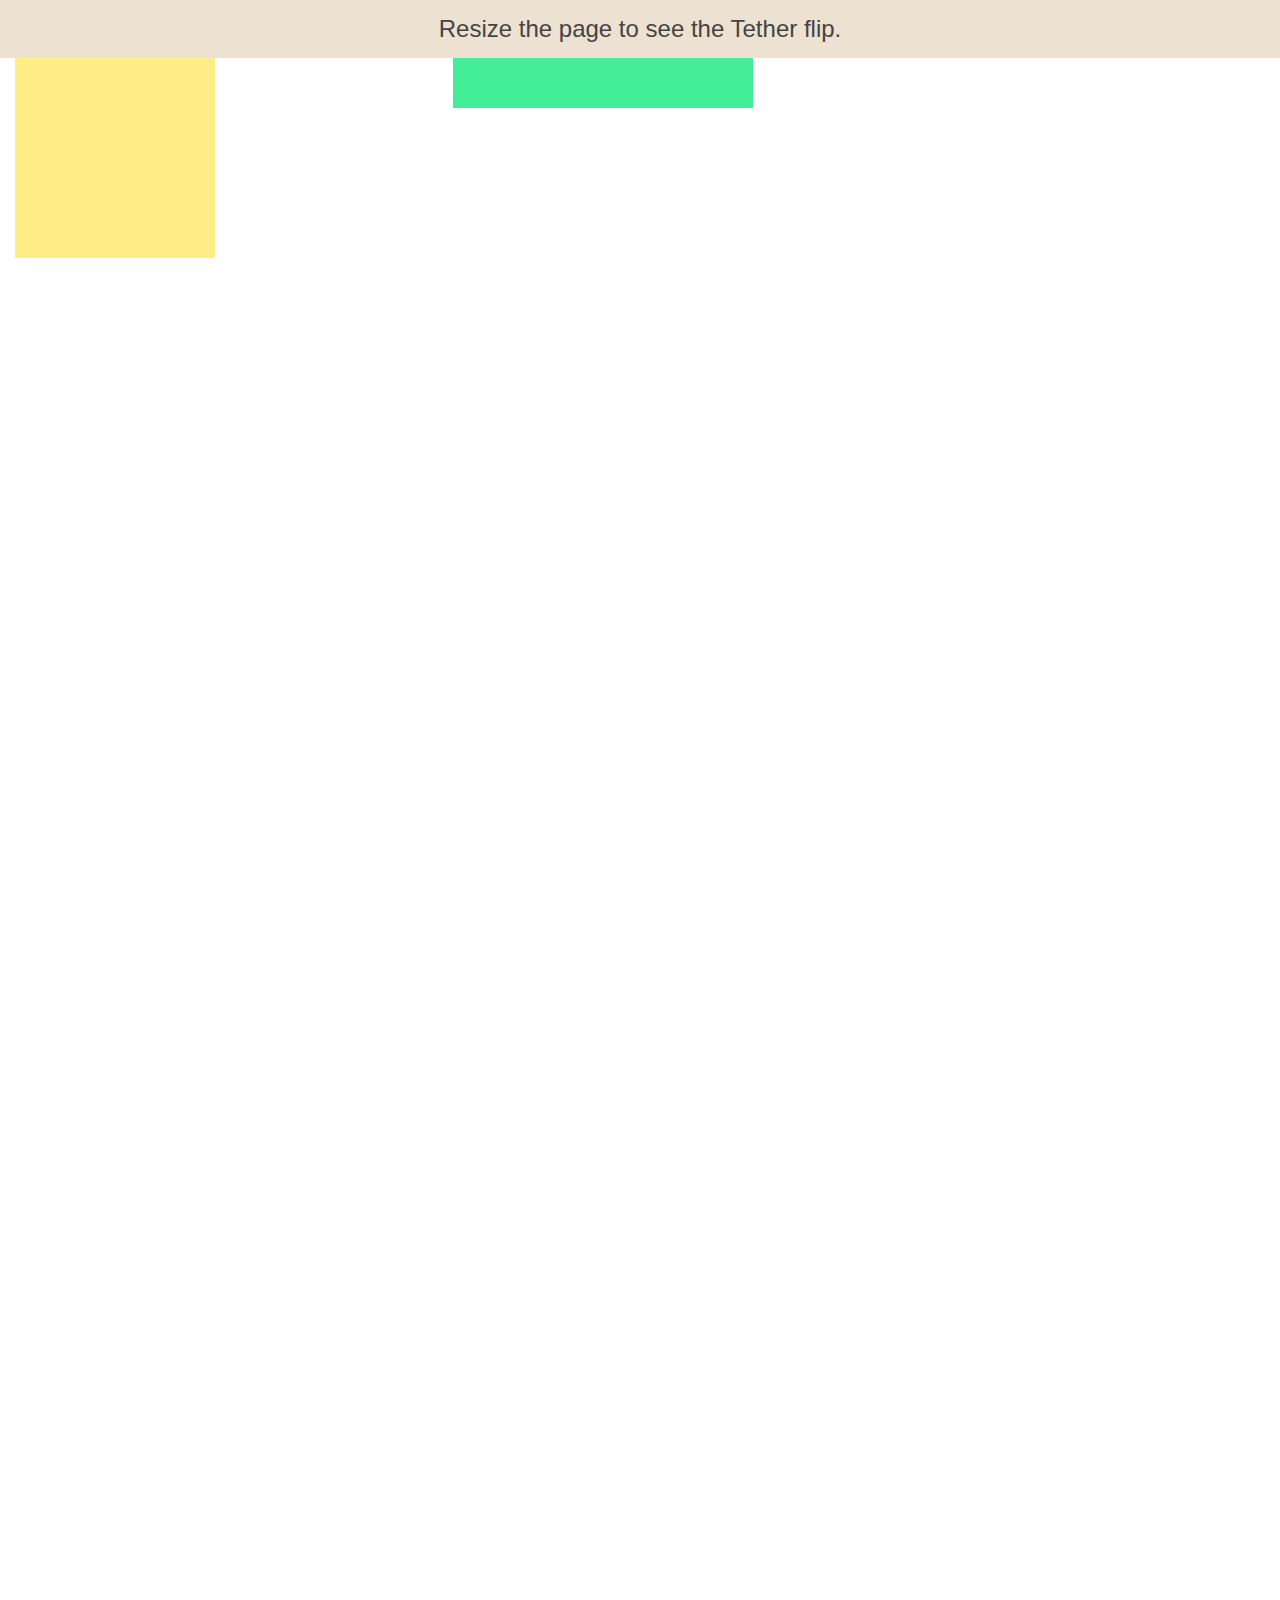
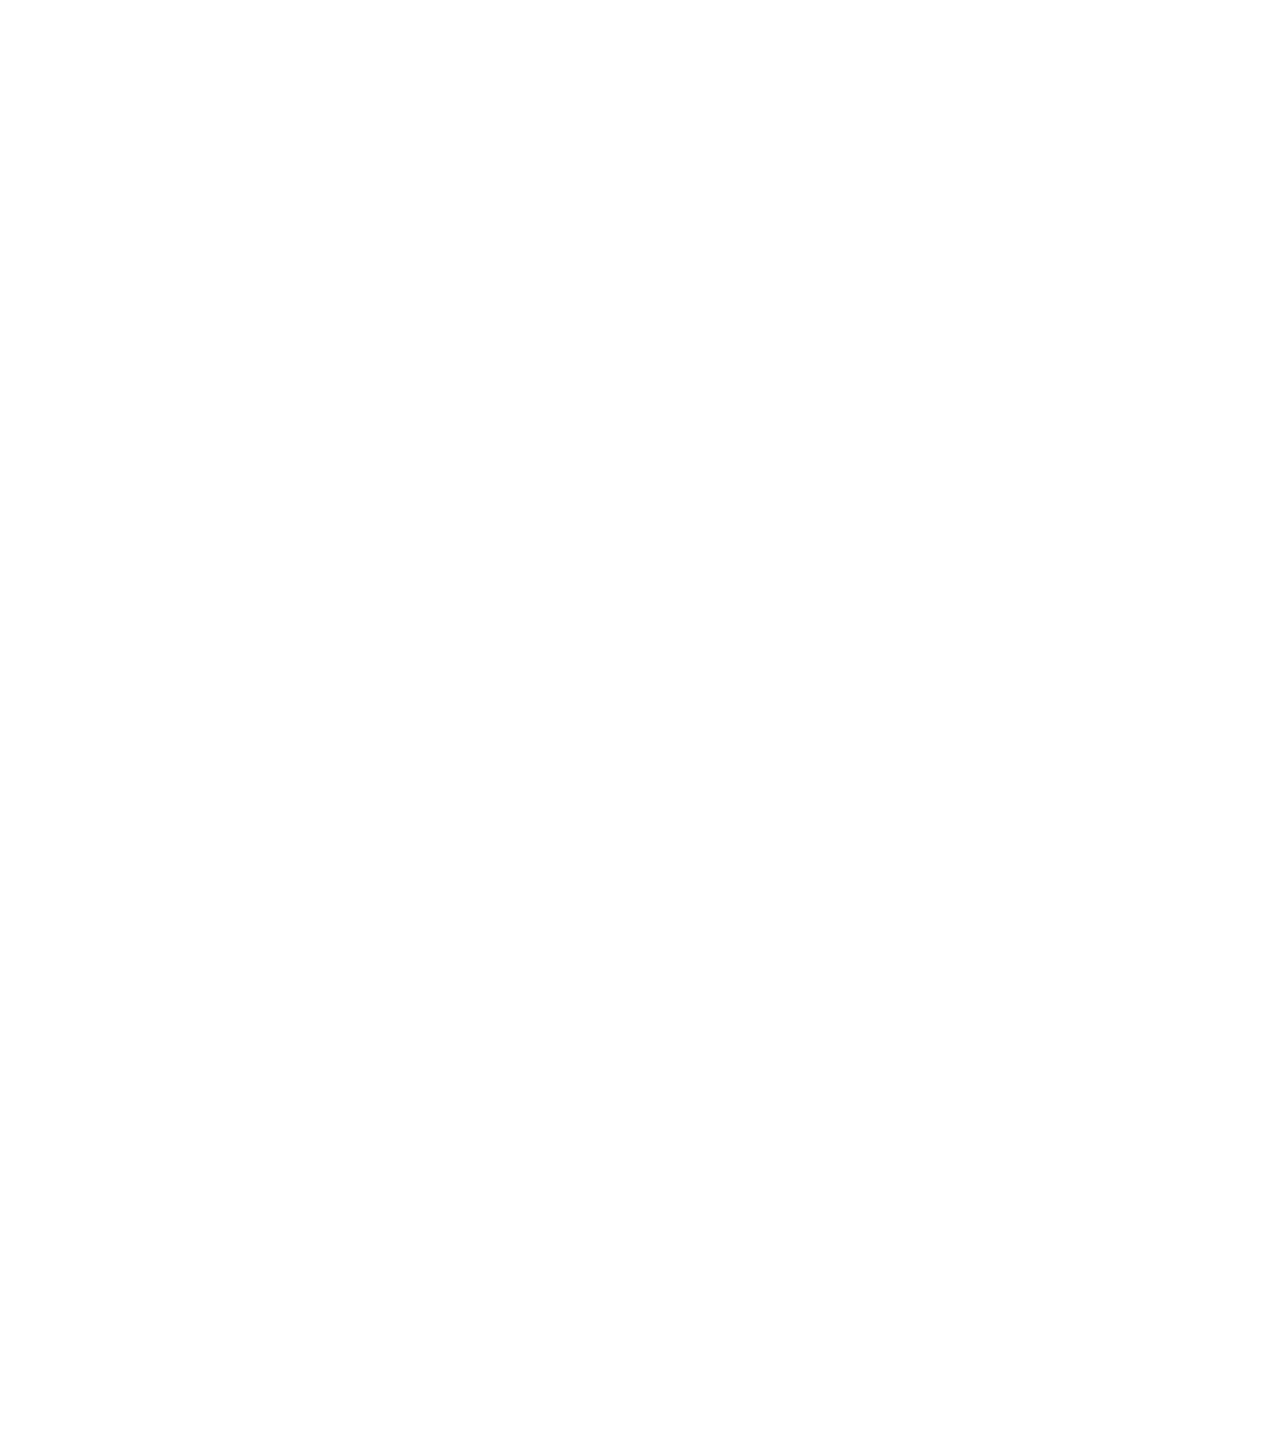
<file: vendor/tether/examples/simple/index.html>
<!DOCTYPE html>
<html>
    <head>
        <meta charset="utf-8">
        <meta http-equiv="X-UA-Compatible" content="chrome=1">
        <meta name="viewport" content="width=device-width, initial-scale=1, user-scalable=no">
        <link rel="stylesheet" href="../resources/css/base.css" />
        <link rel="stylesheet" href="../common/css/style.css" />
    </head>
    <body>
        <div class="instructions">Resize the page to see the Tether flip.</div>

        <div class="element"></div>
        <div class="target"></div>

        <script src="//github.hubspot.com/tether/dist/js/tether.js"></script>
        <script>
            new Tether({
                element: '.element',
                target: '.target',
                attachment: 'top left',
                targetAttachment: 'top right',
                constraints: [{
                    to: 'window',
                    attachment: 'together'
                }]
            });
        </script>
    </body>
</html>
</file>
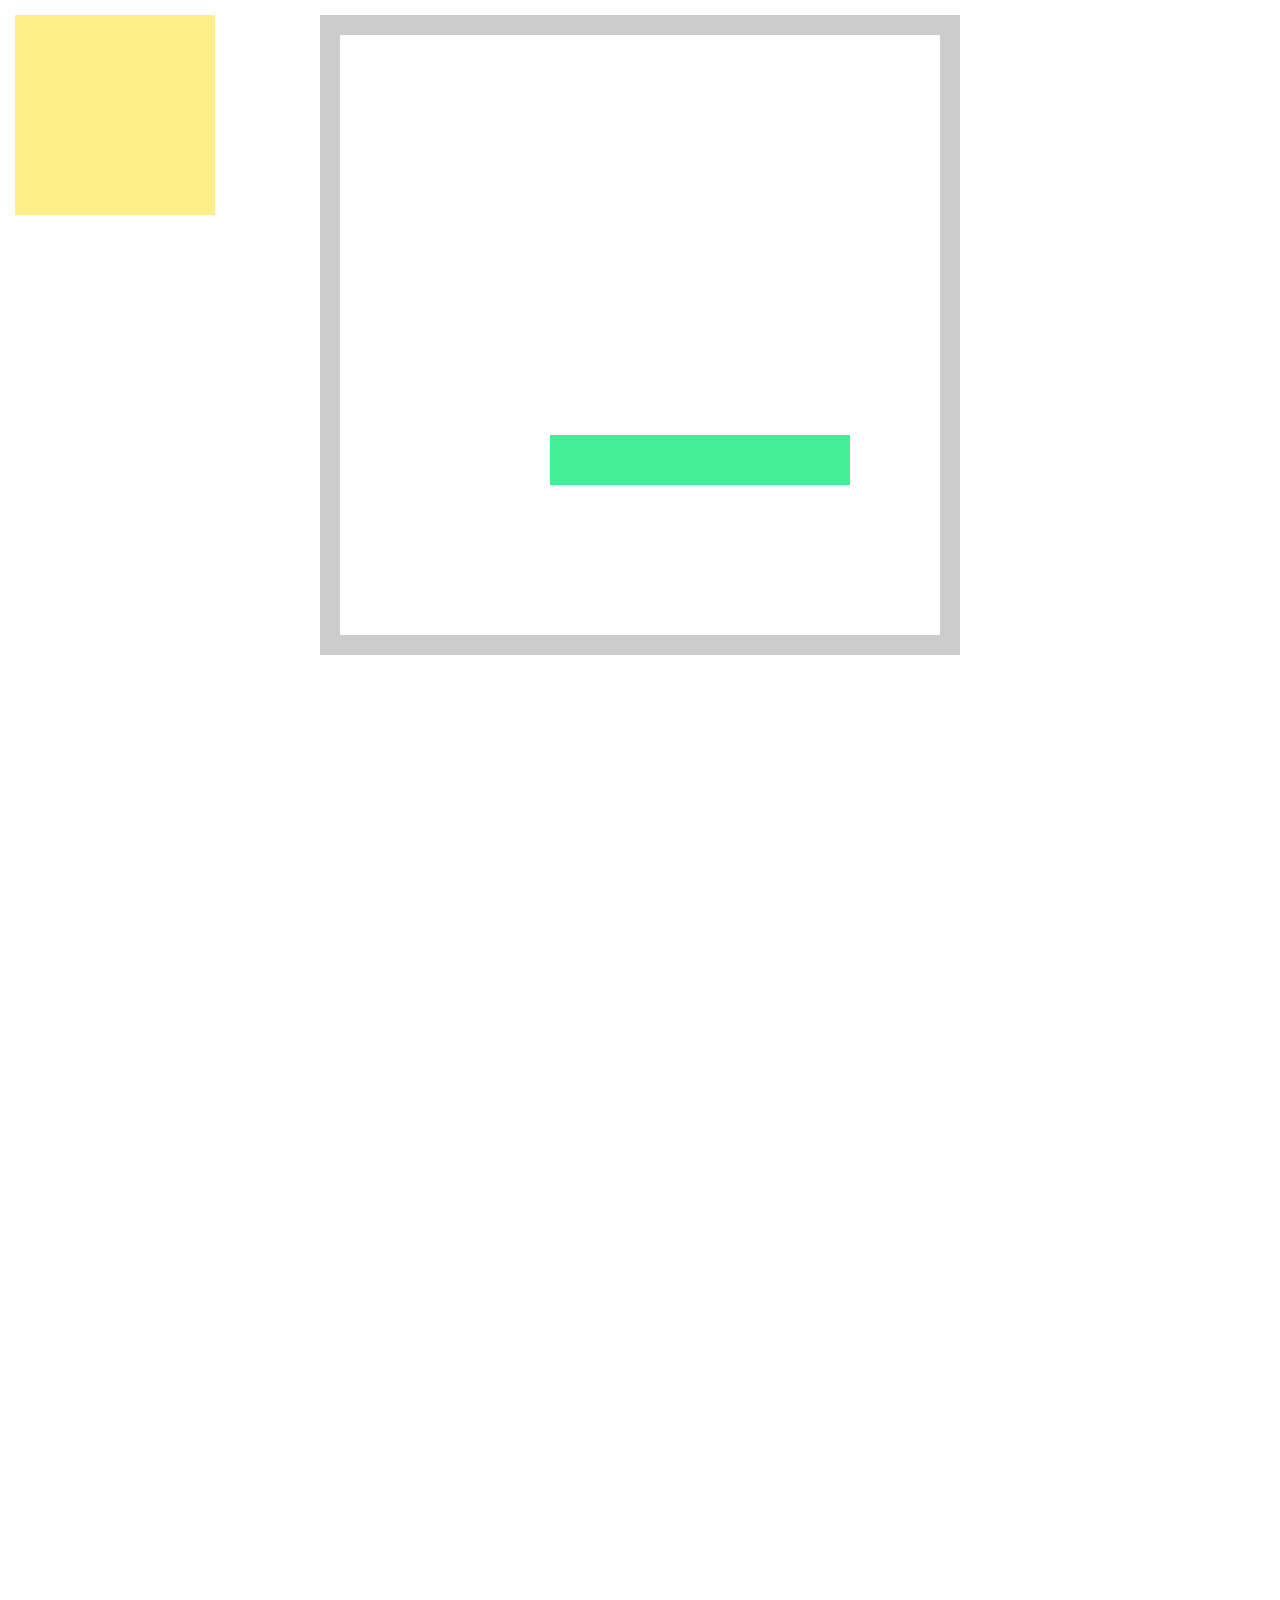
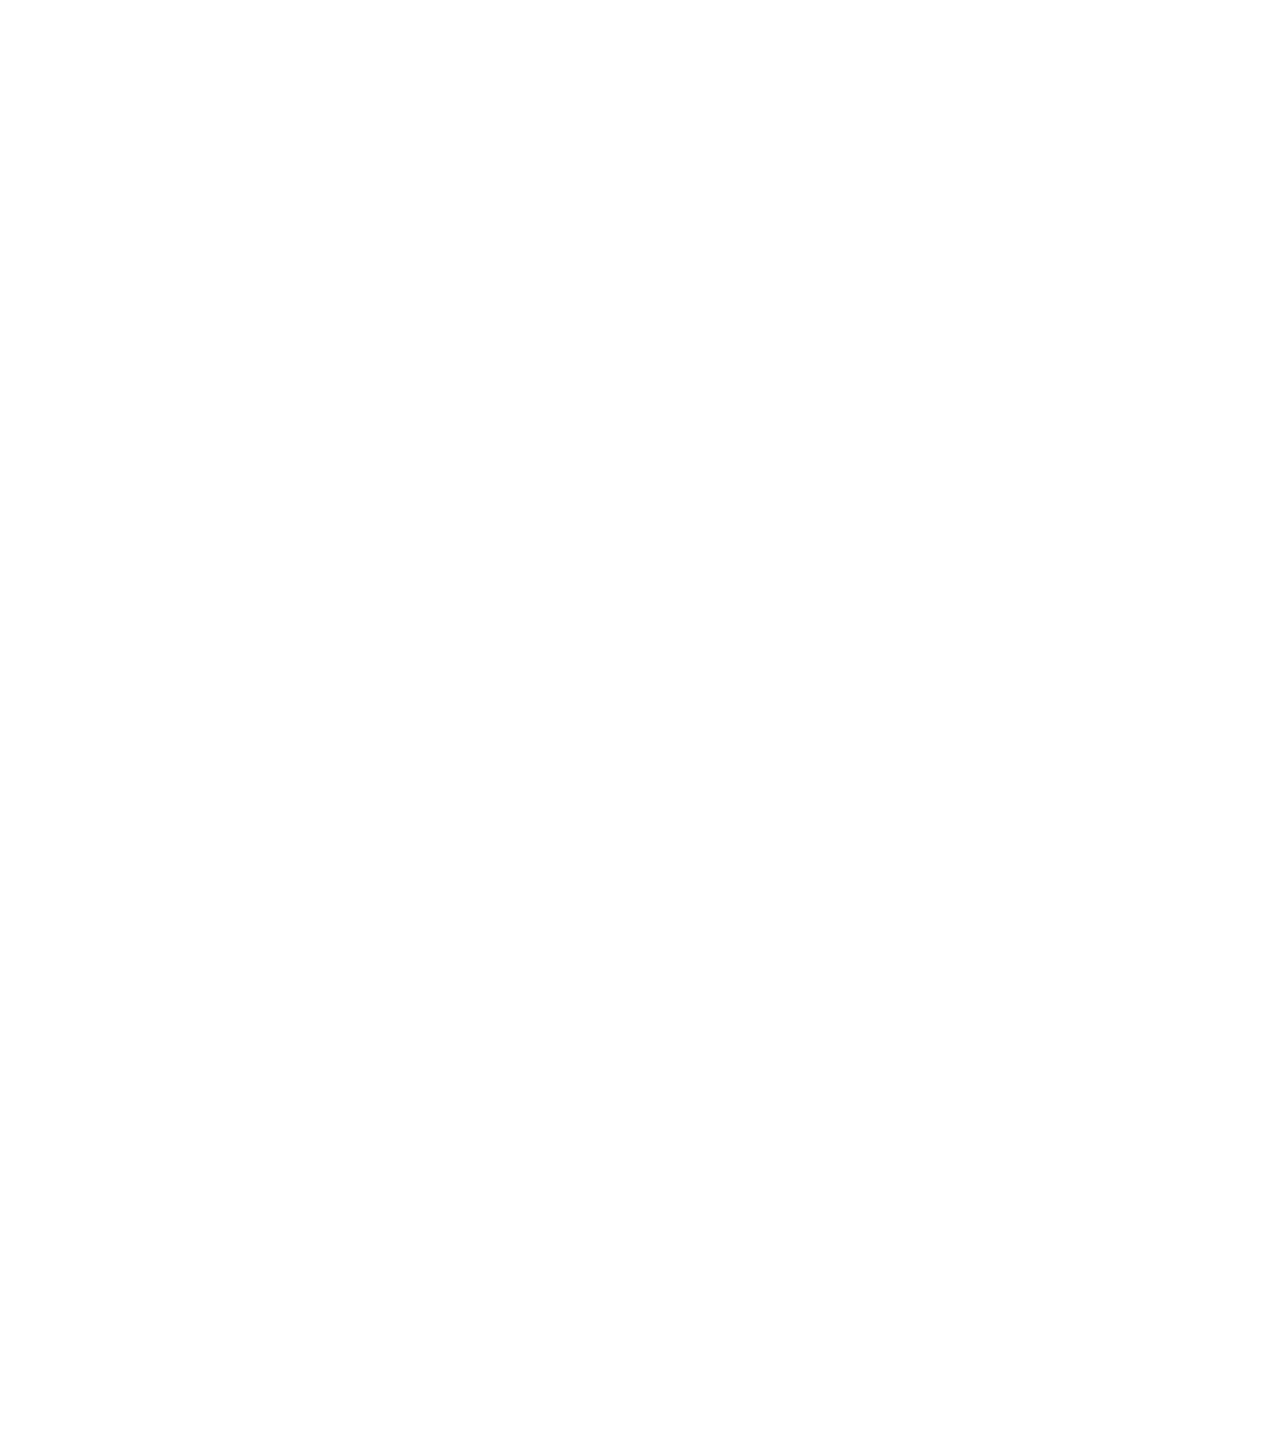
<file: vendor/tether/examples/testbed/index.html>
<!DOCTYPE html>
<html>
    <head>
        <meta charset="utf-8">
        <meta http-equiv="X-UA-Compatible" content="chrome=1">
        <meta name="viewport" content="width=device-width, initial-scale=1, user-scalable=no">
        <link rel="stylesheet" href="../resources/css/base.css" />
        <link rel="stylesheet" href="../common/css/style.css" />
    </head>
    <body>

        <div class="element">
        </div>

        <div class="container">
            <div class="pad"></div>
            <div class="target"></div>
            <div class="pad"></div>
            <div class="pad"></div>
        </div>

        <script src="//github.hubspot.com/tether/dist/js/tether.js"></script>
        <script>
            new Tether({
                element: '.element',
                target: '.target',
                attachment: 'top center',
                targetAttachment: 'bottom center',
                constraints: [{
                  to: 'scrollParent',
                  attachment: 'together'
                }]
            });
        </script>
    </body>
  </html>
</file>
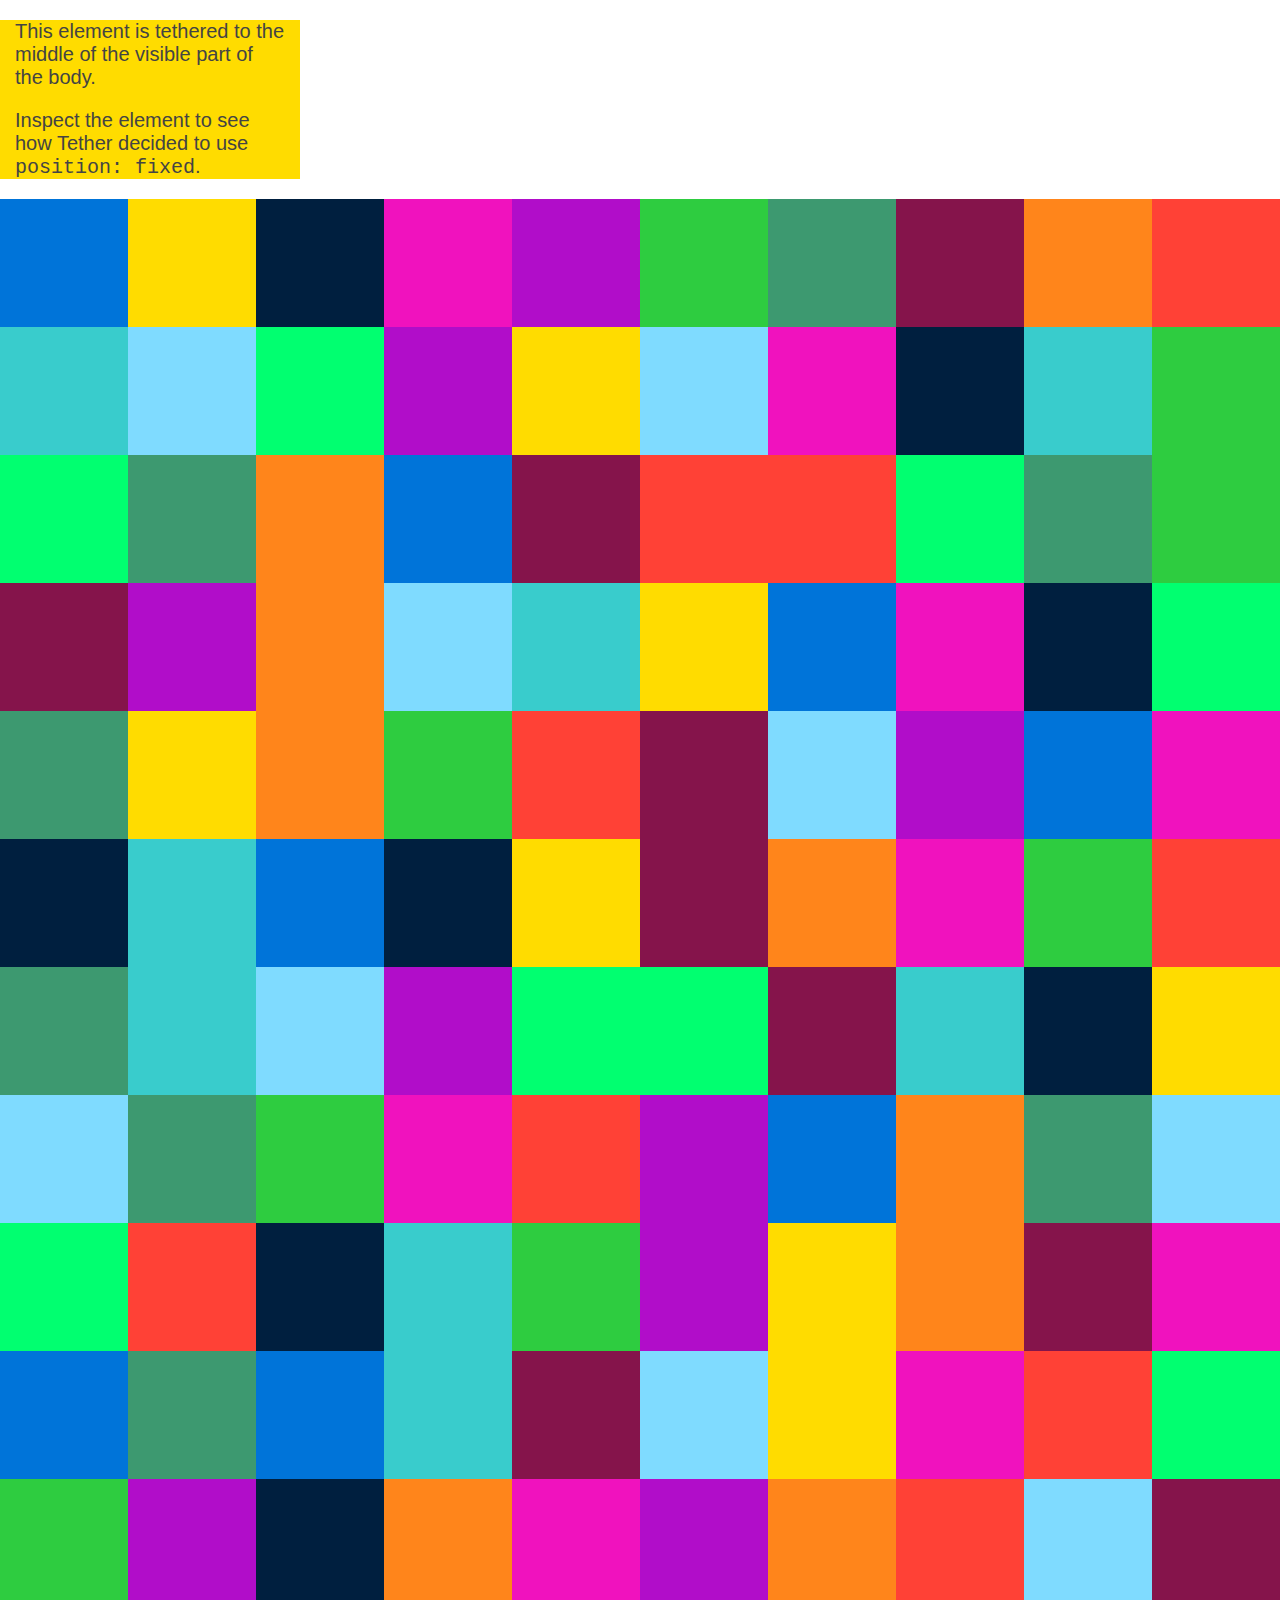
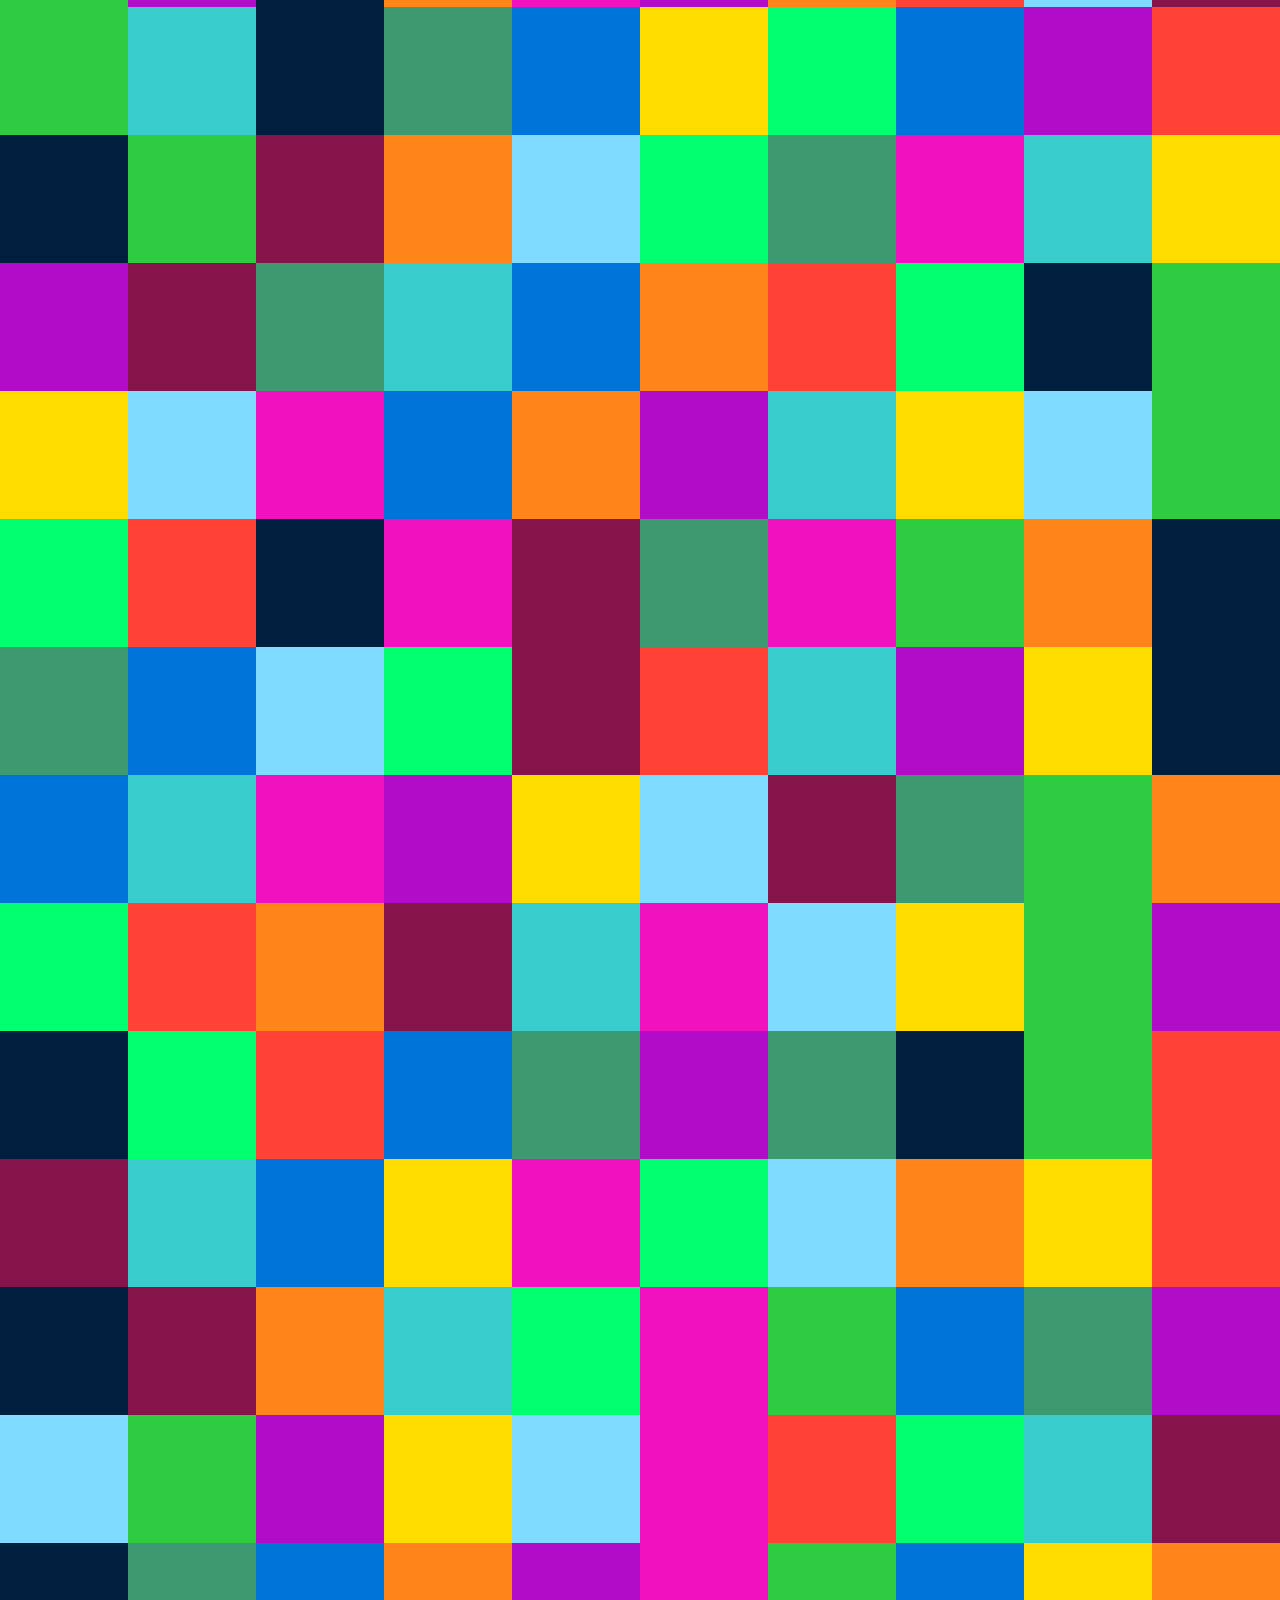
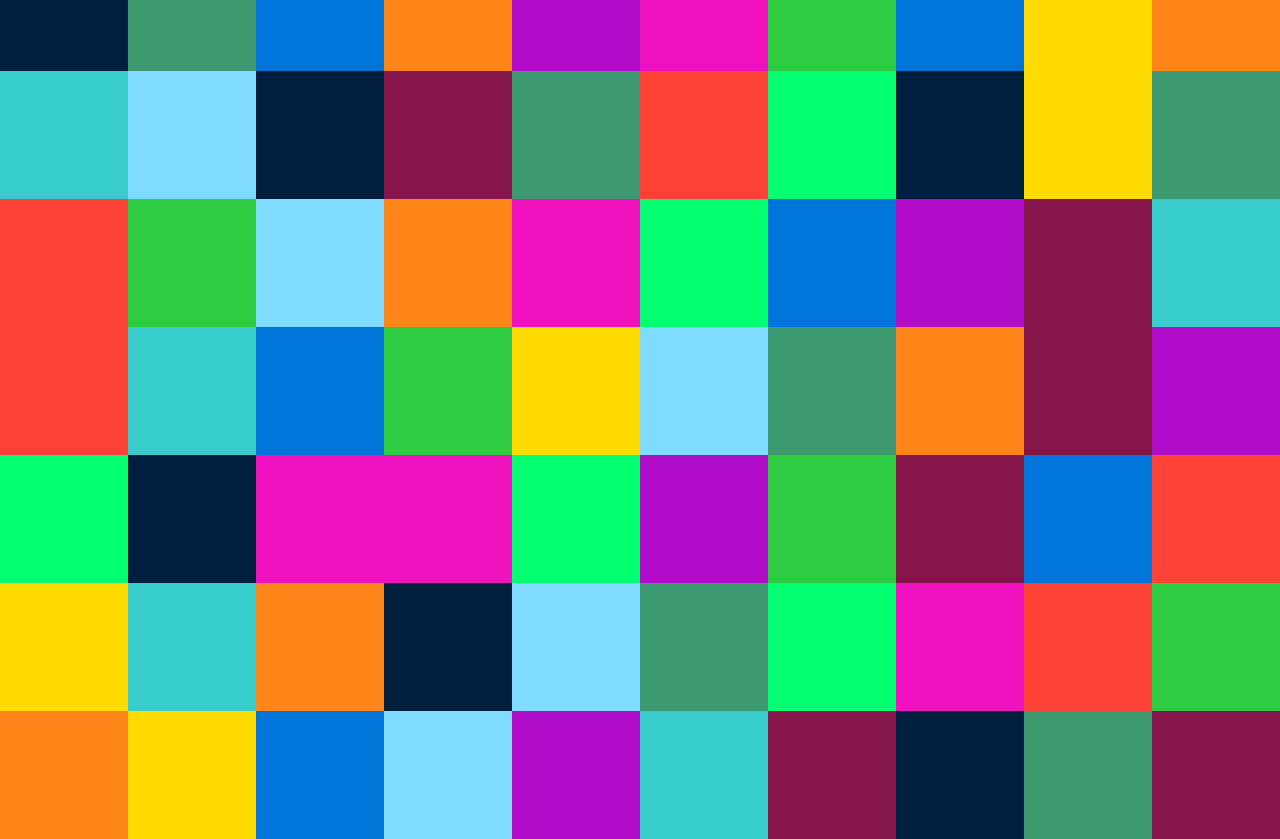
<file: vendor/tether/examples/viewport/index.html>
<!DOCTYPE html>
<html>
  <head>
    <link rel="stylesheet" href="../resources/css/base.css" />
    <link rel="stylesheet" href="./colors.css" />
    <style>
      * {
        box-sizing: border-box;
      }

      .element {
        background-color: #FFDC00;
        width: 80%;
        max-width: 300px;
        padding: 0 15px;
        font-size: 20px;
        box-shadow: 0 0 0 2px rgba(255, 255, 255, 0.3);
      }

      @media (max-width: 380px) {
        .element {
          font-size: 16px;
        }
      }

      .bit {
        width: 10vw;
        height: 10vw;
        float: left;
      }
    </style>
  </head>
  <body>
    <div class="element">
      <p>This element is tethered to the middle of the visible part of the body.</p>

      <p>Inspect the element to see how Tether decided
      to use <code>position: fixed</code>.</p>
    </div>

    <script src="//github.hubspot.com/tether/dist/js/tether.js"></script>
    <script>
      new Tether({
        element: '.element',
        target: document.body,
        attachment: 'middle center',
        targetAttachment: 'middle center',
        targetModifier: 'visible'
      });
    </script>

    <script>
      // Random colors bit, don't mind this
      colors = ['navy', 'blue', 'aqua', 'teal', 'olive', 'green', 'lime',
        'yellow', 'orange', 'red', 'fuchsia', 'purple', 'maroon'];

      curColors = null;
      for(var i=300; i--;){
        if (!curColors || !curColors.length)
          curColors = colors.slice(0);

        var bit = document.createElement('div')
        var index = (Math.random() * curColors.length)|0;
        bit.className = 'bit bg-' + curColors[index]
        curColors.splice(index, 1);
        document.body.appendChild(bit);
      }
    </script>
  </body>
</html>
</file>
<file: vendor/tether/examples/resources/css/base.css>
body {
    font-family: "Helvetica Neue", sans-serif;
    color: #444;
    margin: 0px;
}

a {
    cursor: pointer;
    color: blue;
}
</file>
<file: vendor/tether/examples/common/css/style.css>
body {
    min-height: 3000px;
}
.element {
    width: 200px;
    height: 200px;
    background-color: #fe8;
    position: absolute;
    z-index: 6;
}

.target {
    width: 300px;
    height: 50px;
    margin: 0 35%;
    background-color: #4e9;
}

.container {
    height: 600px;
    overflow: scroll;
    width: 600px;
    border: 20px solid #CCC;
    margin-top: 100px;
}

body {
    padding: 15px;
}

body > .container {
    margin: 0 auto;
}

.pad {
    height: 400px;
    width: 100px;
}

.instructions {
    width: 100%;
    text-align: center;
    font-size: 24px;
    padding: 15px;
    background-color: rgba(210, 180, 140, 0.4);
    margin: -15px -15px 0 -15px;
}
</file>
<file: vendor/tether/examples/viewport/colors.css>
@charset "UTF-8";
/****

   colors.css v1.0 For a friendlier looking web
   MIT License • http://clrs.cc • http://github.com/mrmrs/colors

   Author: mrmrs
           http://mrmrs.cc
           @mrmrs_

****/
/*

   SKINS
   • Backgrounds
   • Colors

*/
/* Backgrounds */
.bg-navy {
  background-color: #001f3f; }

.bg-blue {
  background-color: #0074d9; }

.bg-aqua {
  background-color: #7fdbff; }

.bg-teal {
  background-color: #39cccc; }

.bg-olive {
  background-color: #3d9970; }

.bg-green {
  background-color: #2ecc40; }

.bg-lime {
  background-color: #01ff70; }

.bg-yellow {
  background-color: #ffdc00; }

.bg-orange {
  background-color: #ff851b; }

.bg-red {
  background-color: #ff4136; }

.bg-fuchsia {
  background-color: #f012be; }

.bg-purple {
  background-color: #b10dc9; }

.bg-maroon {
  background-color: #85144b; }

.bg-white {
  background-color: white; }

.bg-gray {
  background-color: #aaaaaa; }

.bg-silver {
  background-color: #dddddd; }

.bg-black {
  background-color: #111111; }

/* Colors */
.navy {
  color: #001f3f; }

.blue {
  color: #0074d9; }

.aqua {
  color: #7fdbff; }

.teal {
  color: #39cccc; }

.olive {
  color: #3d9970; }

.green {
  color: #2ecc40; }

.lime {
  color: #01ff70; }

.yellow {
  color: #ffdc00; }

.orange {
  color: #ff851b; }

.red {
  color: #ff4136; }

.fuchsia {
  color: #f012be; }

.purple {
  color: #b10dc9; }

.maroon {
  color: #85144b; }

.white {
  color: white; }

.silver {
  color: #dddddd; }

.gray {
  color: #aaaaaa; }

.black {
  color: #111111; }

/* PRETTIER LINKS */
a {
  text-decoration: none;
  -webkit-transition: color .3s ease-in-out;
  transition: color .3s ease-in-out; }

a:link {
  color: #0074d9;
  -webkit-transition: color .3s ease-in-out;
  transition: color .3s ease-in-out; }

a:visited {
  color: #b10dc9; }

a:hover {
  color: #7fdbff;
  -webkit-transition: color .3s ease-in-out;
  transition: color .3s ease-in-out; }

a:active {
  color: #ff851b;
  -webkit-transition: color .3s ease-in-out;
  transition: color .3s ease-in-out; }
</file>
